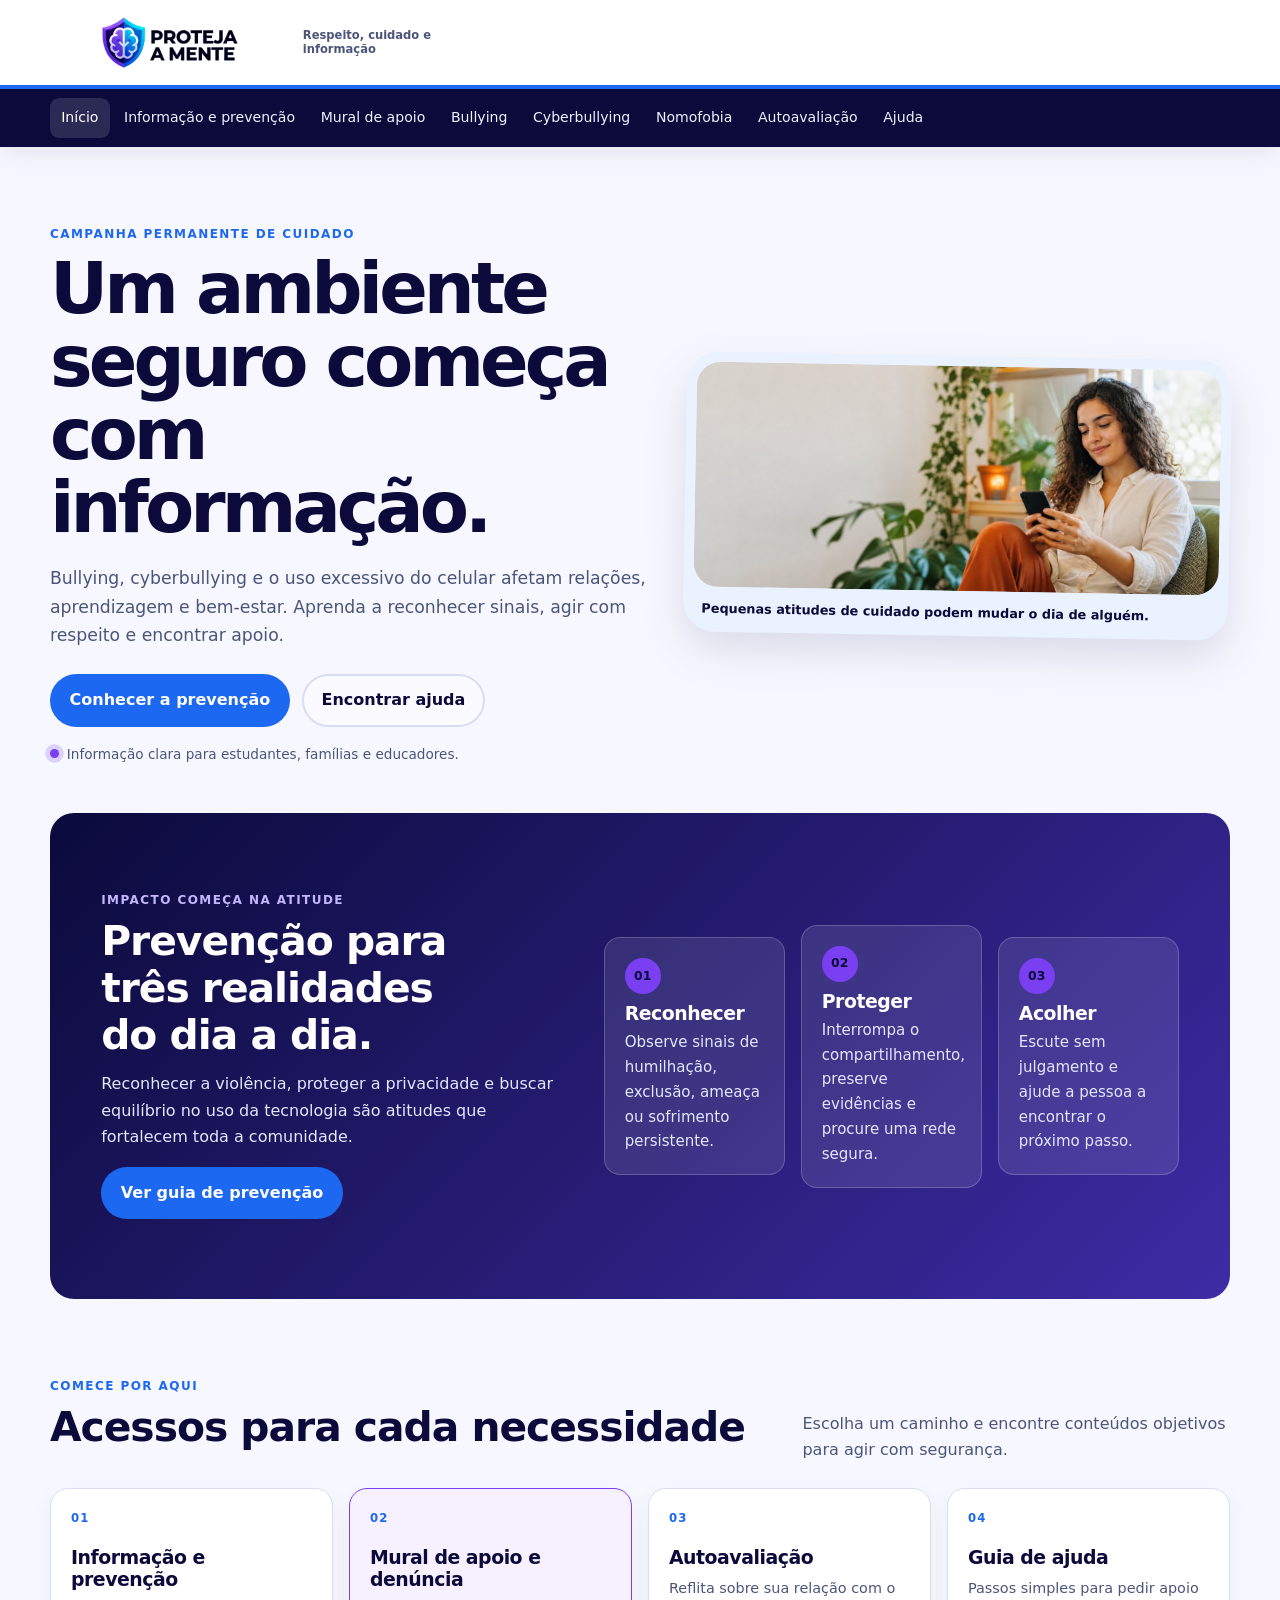
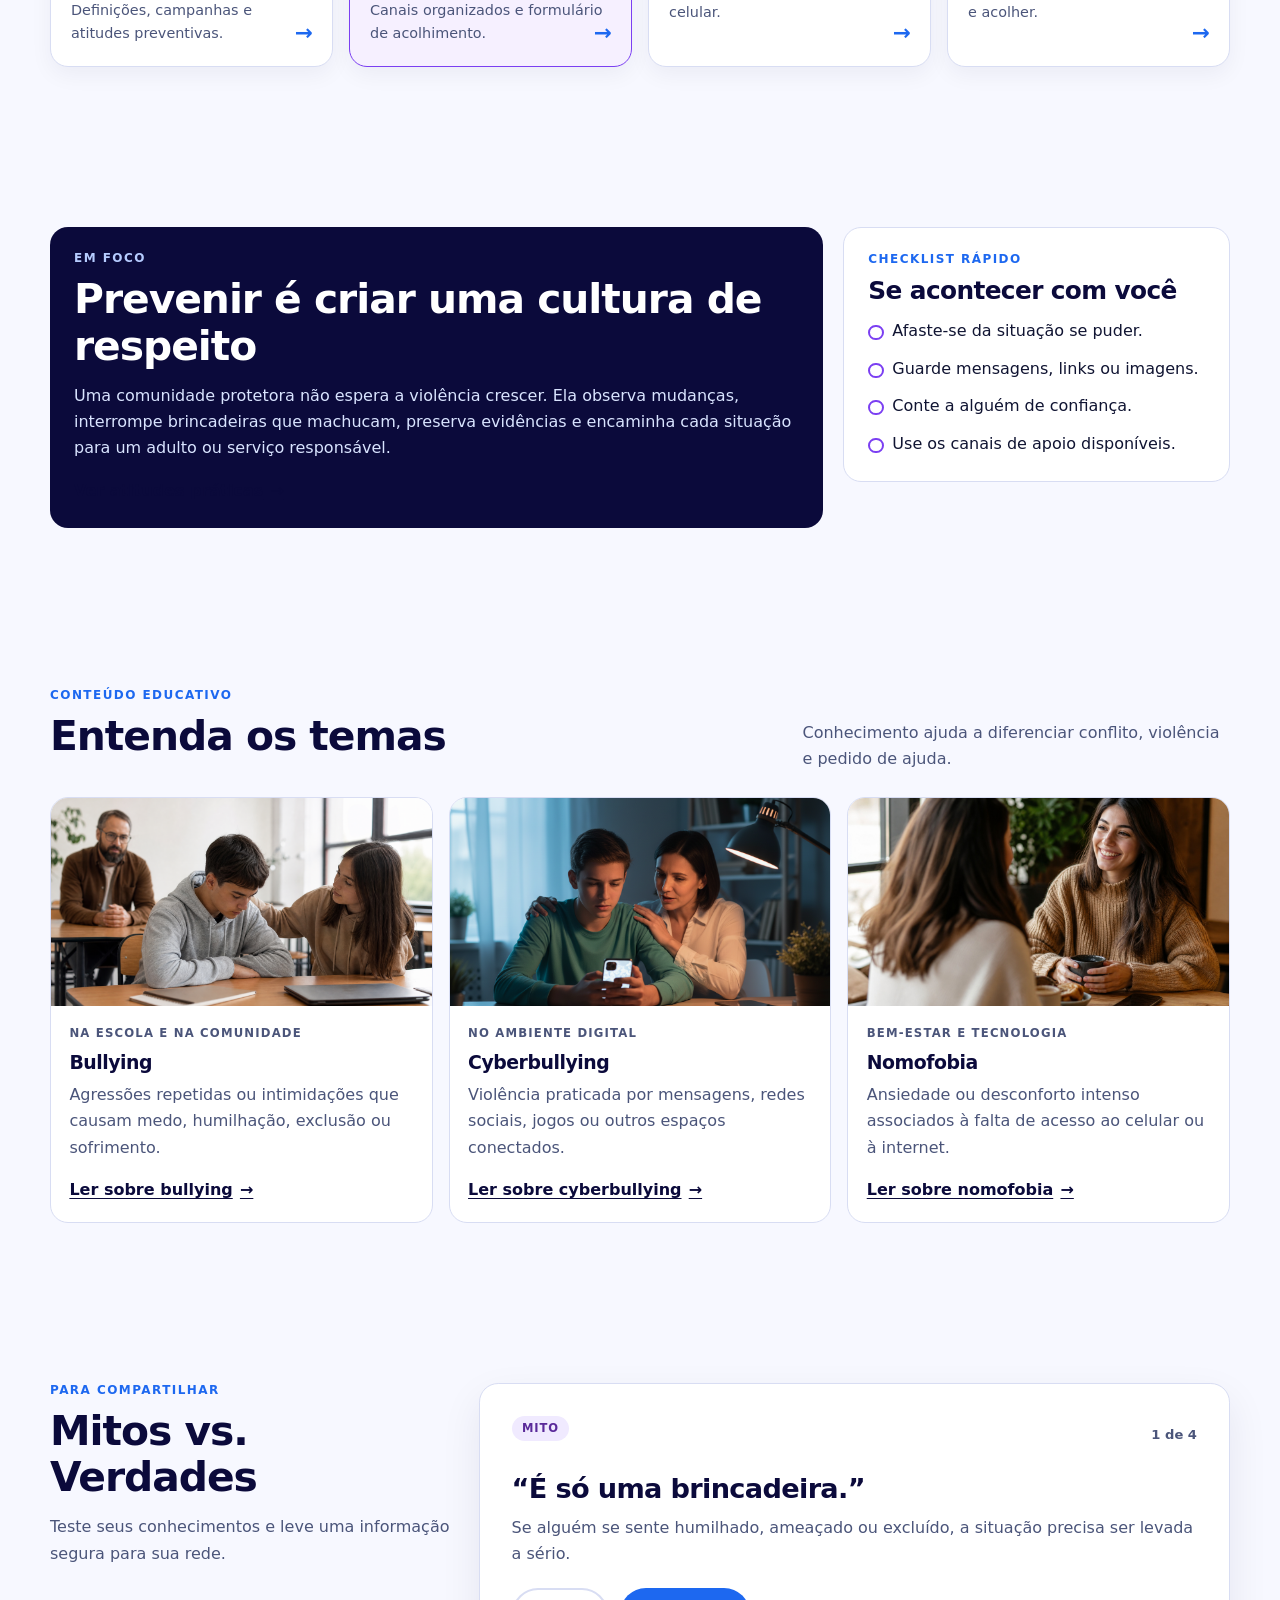
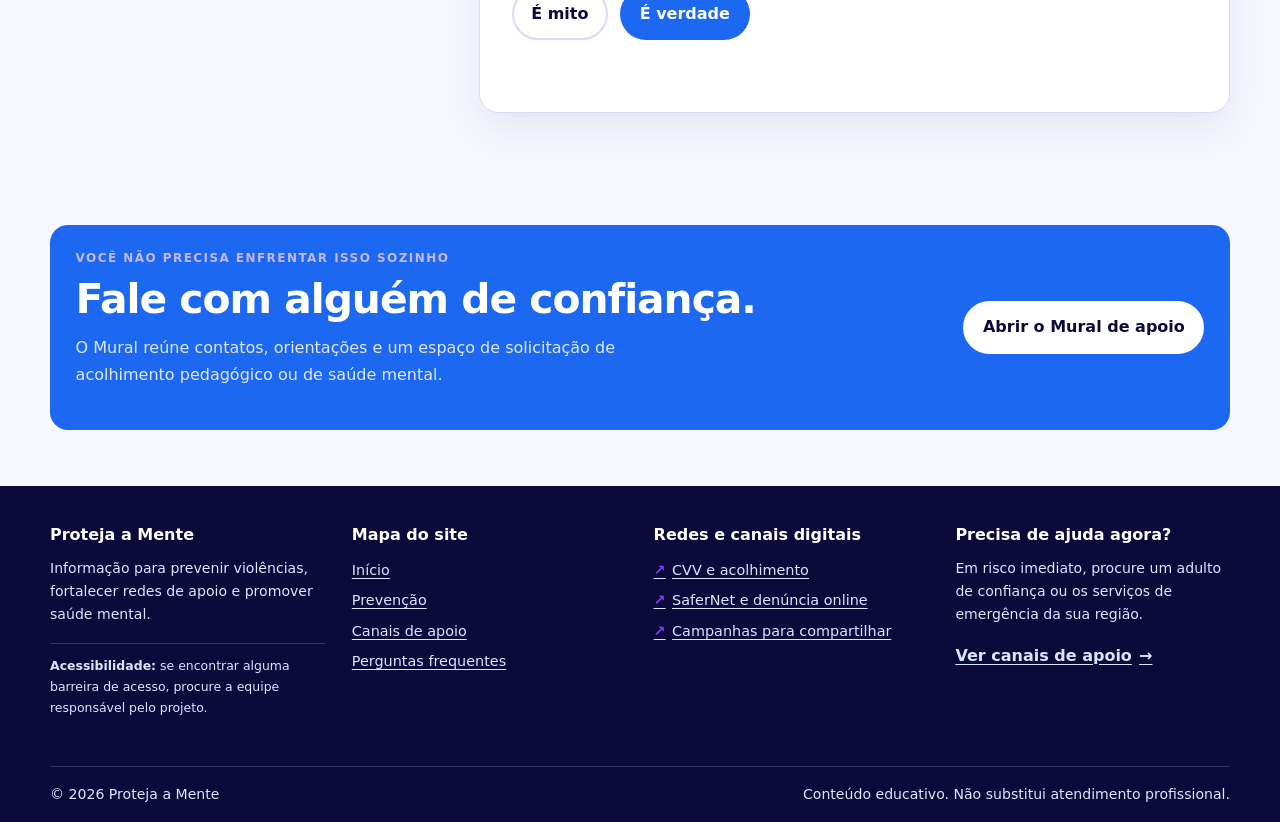
<file: index.html>
<!doctype html>
<html lang="pt-BR">
<head>
  <meta charset="UTF-8">
  <meta name="viewport" content="width=device-width, initial-scale=1.0">
  <meta name="description" content="Portal educativo sobre bullying, cyberbullying, nomofobia, prevenção e canais de apoio.">
  <title>Início | Proteja a Mente</title>
  <link rel="stylesheet" href="style.css">
  <script src="script.js" defer></script>
</head>
<body>
  <a class="skip-link" href="#conteudo">Saltar para o conteúdo principal</a>
  <header class="site-header">
    <div class="topbar page-shell">
      <a class="brand" href="index.html" aria-label="Proteja a Mente — página inicial">
        <img class="brand-logo" src="img/logo-proteja-a-mente.png" alt="Proteja a Mente">
        <span class="brand-tagline" aria-hidden="true">Respeito, cuidado e informação</span>
      </a>
      <button class="menu-toggle" type="button" aria-expanded="false" aria-controls="site-menu">Menu</button>
    </div>
    <nav class="site-nav" aria-label="Navegação principal">
      <div class="page-shell">
        <ul id="site-menu"><li><a href="index.html" aria-current="page">Início</a></li>
<li><a href="prevencao.html">Informação e prevenção</a></li>
<li><a href="mural.html">Mural de apoio</a></li>
<li><a href="bullying.html">Bullying</a></li>
<li><a href="cyberbullying.html">Cyberbullying</a></li>
<li><a href="nomofobia.html">Nomofobia</a></li>
<li><a href="teste.html">Autoavaliação</a></li>
<li><a href="ajuda.html">Ajuda</a></li></ul>
      </div>
    </nav>
  </header>
  <main id="conteudo">
<section class="hero page-shell" aria-labelledby="hero-title">
  <div class="hero-copy">
    <p class="eyebrow">Campanha permanente de cuidado</p>
    <h1 id="hero-title">Um ambiente seguro começa com informação.</h1>
    <p class="hero-lead">Bullying, cyberbullying e o uso excessivo do celular afetam relações, aprendizagem e bem-estar. Aprenda a reconhecer sinais, agir com respeito e encontrar apoio.</p>
    <div class="button-row"><a class="button button-primary" href="prevencao.html">Conhecer a prevenção</a><a class="button button-ghost" href="mural.html">Encontrar ajuda</a></div>
    <p class="hero-note"><span class="status-dot" aria-hidden="true"></span> Informação clara para estudantes, famílias e educadores.</p>
  </div>
  <figure class="hero-art"><img src="img/hero.jpg" alt="Pessoa sentada com um celular e elementos que representam equilíbrio e saúde mental"><figcaption>Pequenas atitudes de cuidado podem mudar o dia de alguém.</figcaption></figure>
</section>

<section class="impact-section page-shell section-block" id="impacto" aria-labelledby="impact-title">
  <div class="impact-copy">
    <p class="eyebrow">Impacto começa na atitude</p>
    <h2 id="impact-title">Prevenção para três realidades do dia a dia.</h2>
    <p>Reconhecer a violência, proteger a privacidade e buscar equilíbrio no uso da tecnologia são atitudes que fortalecem toda a comunidade.</p>
    <a class="button button-primary" href="prevencao.html">Ver guia de prevenção</a>
  </div>
  <div class="impact-cards" aria-label="Frentes de prevenção">
    <article class="impact-card"><span class="impact-icon" aria-hidden="true">01</span><h3>Reconhecer</h3><p>Observe sinais de humilhação, exclusão, ameaça ou sofrimento persistente.</p></article>
    <article class="impact-card"><span class="impact-icon" aria-hidden="true">02</span><h3>Proteger</h3><p>Interrompa o compartilhamento, preserve evidências e procure uma rede segura.</p></article>
    <article class="impact-card"><span class="impact-icon" aria-hidden="true">03</span><h3>Acolher</h3><p>Escute sem julgamento e ajude a pessoa a encontrar o próximo passo.</p></article>
  </div>
</section>

<section class="page-shell section-block" aria-labelledby="quick-title">
  <div class="section-heading"><div><p class="eyebrow">Comece por aqui</p><h2 id="quick-title">Acessos para cada necessidade</h2></div><p>Escolha um caminho e encontre conteúdos objetivos para agir com segurança.</p></div>
  <div class="quick-grid">
    <a class="quick-card" href="prevencao.html"><span class="quick-number">01</span><h3>Informação e prevenção</h3><p>Definições, campanhas e atitudes preventivas.</p><span class="card-arrow" aria-hidden="true">→</span></a>
    <a class="quick-card featured" href="mural.html"><span class="quick-number">02</span><h3>Mural de apoio e denúncia</h3><p>Canais organizados e formulário de acolhimento.</p><span class="card-arrow" aria-hidden="true">→</span></a>
    <a class="quick-card" href="teste.html"><span class="quick-number">03</span><h3>Autoavaliação</h3><p>Reflita sobre sua relação com o celular.</p><span class="card-arrow" aria-hidden="true">→</span></a>
    <a class="quick-card" href="ajuda.html"><span class="quick-number">04</span><h3>Guia de ajuda</h3><p>Passos simples para pedir apoio e acolher.</p><span class="card-arrow" aria-hidden="true">→</span></a>
  </div>
</section>

<section class="page-shell section-block focus-layout" aria-labelledby="focus-title">
  <article class="feature-panel">
    <p class="eyebrow">Em foco</p><h2 id="focus-title">Prevenir é criar uma cultura de respeito</h2>
    <p>Uma comunidade protetora não espera a violência crescer. Ela observa mudanças, interrompe brincadeiras que machucam, preserva evidências e encaminha cada situação para um adulto ou serviço responsável.</p>
    <a class="text-link" href="prevencao.html#como-agir">Ver atitudes práticas <span aria-hidden="true">→</span></a>
  </article>
  <aside class="checklist-panel" aria-labelledby="check-title"><p class="eyebrow">Checklist rápido</p><h2 id="check-title">Se acontecer com você</h2><ul class="check-list"><li>Afaste-se da situação se puder.</li><li>Guarde mensagens, links ou imagens.</li><li>Conte a alguém de confiança.</li><li>Use os canais de apoio disponíveis.</li></ul></aside>
</section>

<section class="page-shell section-block" aria-labelledby="topics-title">
  <div class="section-heading"><div><p class="eyebrow">Conteúdo educativo</p><h2 id="topics-title">Entenda os temas</h2></div><p>Conhecimento ajuda a diferenciar conflito, violência e pedido de ajuda.</p></div>
  <div class="topic-grid">
    <article class="topic-card"><img src="img/bullying.png" alt="Ilustração de uma situação de bullying entre estudantes"><div><p class="topic-label">Na escola e na comunidade</p><h3>Bullying</h3><p>Agressões repetidas ou intimidações que causam medo, humilhação, exclusão ou sofrimento.</p><a class="text-link" href="bullying.html">Ler sobre bullying <span aria-hidden="true">→</span></a></div></article>
    <article class="topic-card"><img src="img/cyberbullying.png" alt="Ilustração de comunicação digital e proteção contra cyberbullying"><div><p class="topic-label">No ambiente digital</p><h3>Cyberbullying</h3><p>Violência praticada por mensagens, redes sociais, jogos ou outros espaços conectados.</p><a class="text-link" href="cyberbullying.html">Ler sobre cyberbullying <span aria-hidden="true">→</span></a></div></article>
    <article class="topic-card"><img src="img/nomofobia.jpg" alt="Ilustração relacionada ao uso equilibrado do celular"><div><p class="topic-label">Bem-estar e tecnologia</p><h3>Nomofobia</h3><p>Ansiedade ou desconforto intenso associados à falta de acesso ao celular ou à internet.</p><a class="text-link" href="nomofobia.html">Ler sobre nomofobia <span aria-hidden="true">→</span></a></div></article>
  </div>
</section>

<section class="page-shell section-block myth-layout" aria-labelledby="myth-title">
  <div><p class="eyebrow">Para compartilhar</p><h2 id="myth-title">Mitos vs. Verdades</h2><p class="section-intro">Teste seus conhecimentos e leve uma informação segura para sua rede.</p></div>
  <div class="myth-widget" data-myth-widget>
    <div class="myth-widget-top"><span class="myth-tag myth" id="mythLabel">Mito</span><span class="myth-counter" id="mythCounter">1 de 4</span></div>
    <h3 id="mythStatement">“É só uma brincadeira.”</h3>
    <p id="mythExplanation">Se alguém se sente humilhado, ameaçado ou excluído, a situação precisa ser levada a sério.</p>
    <div class="myth-actions"><button class="button button-ghost" type="button" data-myth-answer="mito">É mito</button><button class="button button-primary" type="button" data-myth-answer="verdade">É verdade</button></div>
    <p class="form-feedback" id="mythFeedback" role="status" aria-live="polite"></p>
  </div>
</section>

<section class="support-cta page-shell" aria-labelledby="support-title"><div><p class="eyebrow">Você não precisa enfrentar isso sozinho</p><h2 id="support-title">Fale com alguém de confiança.</h2><p>O Mural reúne contatos, orientações e um espaço de solicitação de acolhimento pedagógico ou de saúde mental.</p></div><a class="button button-light" href="mural.html">Abrir o Mural de apoio</a></section>
</main>
  <footer class="site-footer">
    <div class="page-shell footer-grid">
      <section aria-labelledby="footer-about">
        <h2 id="footer-about">Proteja a Mente</h2>
        <p>Informação para prevenir violências, fortalecer redes de apoio e promover saúde mental.</p>
        <p class="accessibility-note"><strong>Acessibilidade:</strong> se encontrar alguma barreira de acesso, procure a equipe responsável pelo projeto.</p>
      </section>
      <section aria-labelledby="footer-links">
        <h2 id="footer-links">Mapa do site</h2>
        <ul class="footer-links"><li><a href="index.html">Início</a></li><li><a href="prevencao.html">Prevenção</a></li><li><a href="mural.html">Canais de apoio</a></li><li><a href="faq.html">Perguntas frequentes</a></li></ul>
      </section>
      <section class="footer-socials" aria-labelledby="footer-socials-title">
        <h2 id="footer-socials-title">Redes e canais digitais</h2>
        <ul class="footer-links"><li><a href="mural.html#canais">CVV e acolhimento</a></li><li><a href="mural.html#canais">SaferNet e denúncia online</a></li><li><a href="prevencao.html">Campanhas para compartilhar</a></li></ul>
      </section>
      <section aria-labelledby="footer-help">
        <h2 id="footer-help">Precisa de ajuda agora?</h2>
        <p>Em risco imediato, procure um adulto de confiança ou os serviços de emergência da sua região.</p>
        <a class="text-link" href="mural.html#canais">Ver canais de apoio <span aria-hidden="true">→</span></a>
      </section>
    </div>
    <div class="page-shell footer-bottom"><p>© 2026 Proteja a Mente</p><p>Conteúdo educativo. Não substitui atendimento profissional.</p></div>
  </footer>
</body>
</html>
</file>
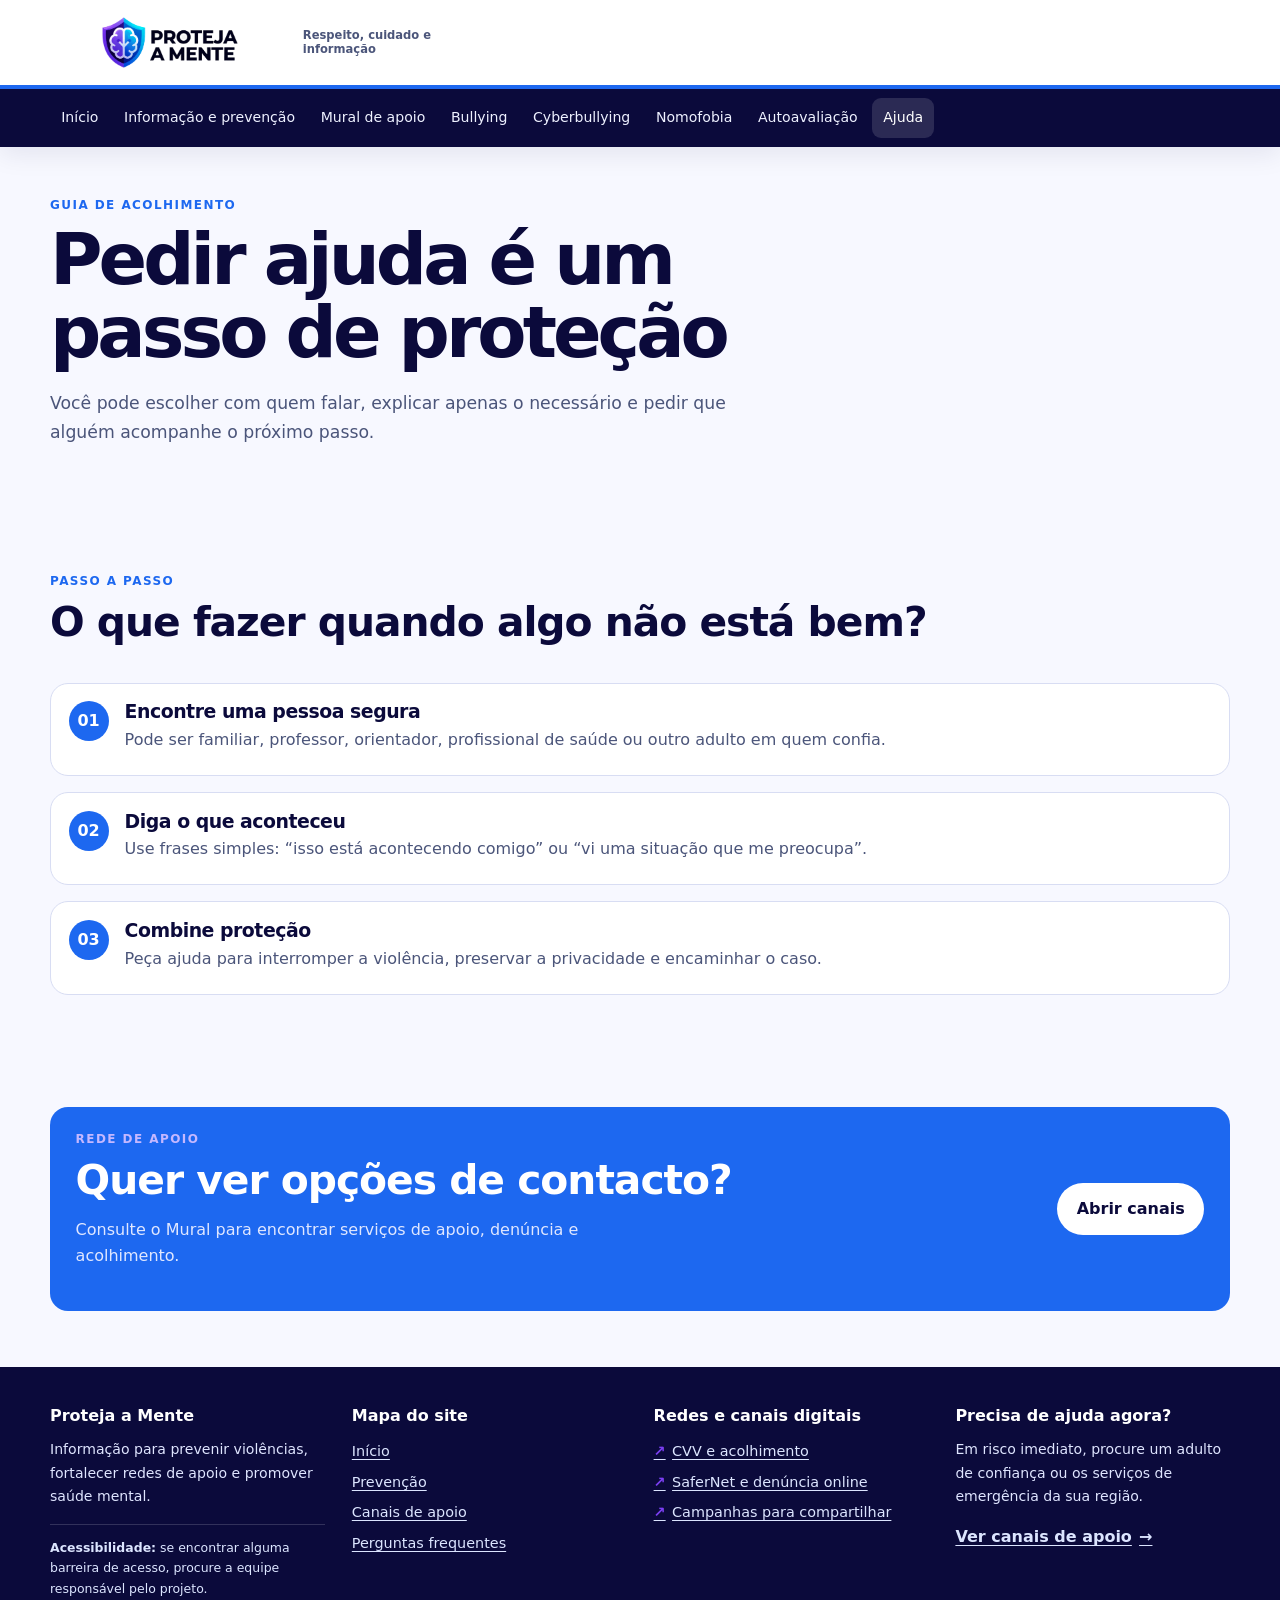
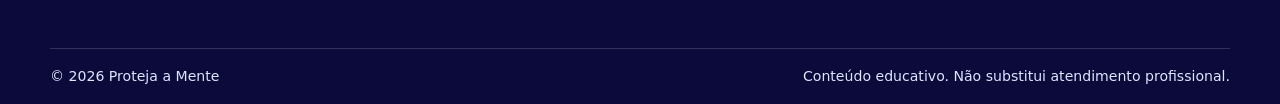
<file: ajuda.html>
<!doctype html>
<html lang="pt-BR">
<head>
  <meta charset="UTF-8">
  <meta name="viewport" content="width=device-width, initial-scale=1.0">
  <meta name="description" content="Guia de acolhimento e passos para pedir ajuda com segurança.">
  <title>Ajuda | Proteja a Mente</title>
  <link rel="stylesheet" href="style.css">
  <script src="script.js" defer></script>
</head>
<body>
  <a class="skip-link" href="#conteudo">Saltar para o conteúdo principal</a>
  <header class="site-header">
    <div class="topbar page-shell">
      <a class="brand" href="index.html" aria-label="Proteja a Mente — página inicial">
        <img class="brand-logo" src="img/logo-proteja-a-mente.png" alt="Proteja a Mente">
        <span class="brand-tagline" aria-hidden="true">Respeito, cuidado e informação</span>
      </a>
      <button class="menu-toggle" type="button" aria-expanded="false" aria-controls="site-menu">Menu</button>
    </div>
    <nav class="site-nav" aria-label="Navegação principal">
      <div class="page-shell">
        <ul id="site-menu"><li><a href="index.html">Início</a></li>
<li><a href="prevencao.html">Informação e prevenção</a></li>
<li><a href="mural.html">Mural de apoio</a></li>
<li><a href="bullying.html">Bullying</a></li>
<li><a href="cyberbullying.html">Cyberbullying</a></li>
<li><a href="nomofobia.html">Nomofobia</a></li>
<li><a href="teste.html">Autoavaliação</a></li>
<li><a href="ajuda.html" aria-current="page">Ajuda</a></li></ul>
      </div>
    </nav>
  </header>
  <main id="conteudo">
<section class="page-intro page-shell" aria-labelledby="page-title"><p class="eyebrow">Guia de acolhimento</p><h1 id="page-title">Pedir ajuda é um passo de proteção</h1><p>Você pode escolher com quem falar, explicar apenas o necessário e pedir que alguém acompanhe o próximo passo.</p></section>
<section class="page-shell section-block guide-steps" aria-labelledby="help-title"><div class="section-heading"><div><p class="eyebrow">Passo a passo</p><h2 id="help-title">O que fazer quando algo não está bem?</h2></div></div><ol class="big-steps"><li><span>01</span><div><h3>Encontre uma pessoa segura</h3><p>Pode ser familiar, professor, orientador, profissional de saúde ou outro adulto em quem confia.</p></div></li><li><span>02</span><div><h3>Diga o que aconteceu</h3><p>Use frases simples: “isso está acontecendo comigo” ou “vi uma situação que me preocupa”.</p></div></li><li><span>03</span><div><h3>Combine proteção</h3><p>Peça ajuda para interromper a violência, preservar a privacidade e encaminhar o caso.</p></div></li></ol></section>
<section class="support-cta page-shell" aria-labelledby="help-cta"><div><p class="eyebrow">Rede de apoio</p><h2 id="help-cta">Quer ver opções de contacto?</h2><p>Consulte o Mural para encontrar serviços de apoio, denúncia e acolhimento.</p></div><a class="button button-light" href="mural.html">Abrir canais</a></section>
</main>
  <footer class="site-footer">
    <div class="page-shell footer-grid">
      <section aria-labelledby="footer-about">
        <h2 id="footer-about">Proteja a Mente</h2>
        <p>Informação para prevenir violências, fortalecer redes de apoio e promover saúde mental.</p>
        <p class="accessibility-note"><strong>Acessibilidade:</strong> se encontrar alguma barreira de acesso, procure a equipe responsável pelo projeto.</p>
      </section>
      <section aria-labelledby="footer-links">
        <h2 id="footer-links">Mapa do site</h2>
        <ul class="footer-links"><li><a href="index.html">Início</a></li><li><a href="prevencao.html">Prevenção</a></li><li><a href="mural.html">Canais de apoio</a></li><li><a href="faq.html">Perguntas frequentes</a></li></ul>
      </section>
      <section class="footer-socials" aria-labelledby="footer-socials-title">
        <h2 id="footer-socials-title">Redes e canais digitais</h2>
        <ul class="footer-links"><li><a href="mural.html#canais">CVV e acolhimento</a></li><li><a href="mural.html#canais">SaferNet e denúncia online</a></li><li><a href="prevencao.html">Campanhas para compartilhar</a></li></ul>
      </section>
      <section aria-labelledby="footer-help">
        <h2 id="footer-help">Precisa de ajuda agora?</h2>
        <p>Em risco imediato, procure um adulto de confiança ou os serviços de emergência da sua região.</p>
        <a class="text-link" href="mural.html#canais">Ver canais de apoio <span aria-hidden="true">→</span></a>
      </section>
    </div>
    <div class="page-shell footer-bottom"><p>© 2026 Proteja a Mente</p><p>Conteúdo educativo. Não substitui atendimento profissional.</p></div>
  </footer>
</body>
</html>
</file>
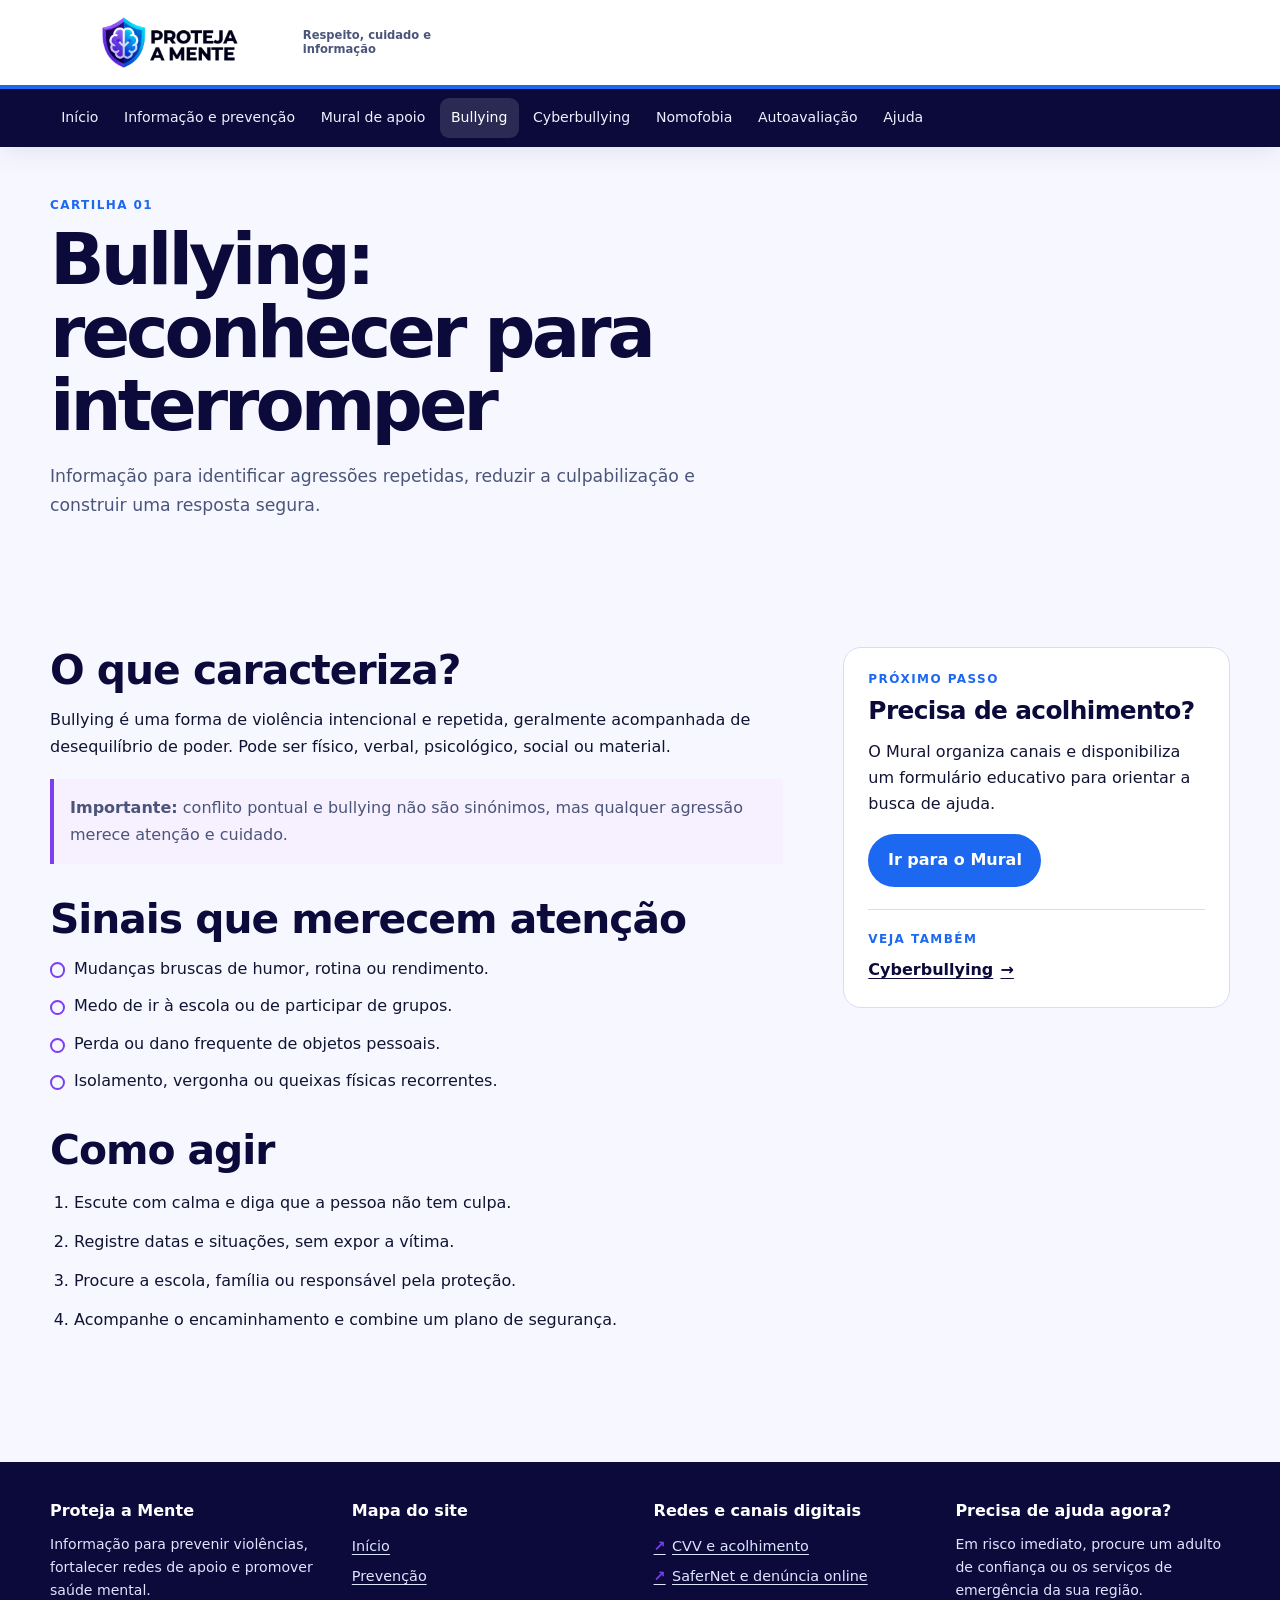
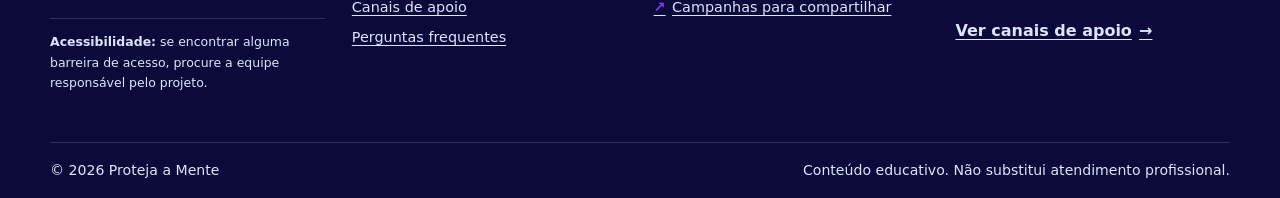
<file: bullying.html>
<!doctype html>
<html lang="pt-BR">
<head>
  <meta charset="UTF-8">
  <meta name="viewport" content="width=device-width, initial-scale=1.0">
  <meta name="description" content="Cartilha educativa para reconhecer e agir diante do bullying.">
  <title>Bullying | Proteja a Mente</title>
  <link rel="stylesheet" href="style.css">
  <script src="script.js" defer></script>
</head>
<body>
  <a class="skip-link" href="#conteudo">Saltar para o conteúdo principal</a>
  <header class="site-header">
    <div class="topbar page-shell">
      <a class="brand" href="index.html" aria-label="Proteja a Mente — página inicial">
        <img class="brand-logo" src="img/logo-proteja-a-mente.png" alt="Proteja a Mente">
        <span class="brand-tagline" aria-hidden="true">Respeito, cuidado e informação</span>
      </a>
      <button class="menu-toggle" type="button" aria-expanded="false" aria-controls="site-menu">Menu</button>
    </div>
    <nav class="site-nav" aria-label="Navegação principal">
      <div class="page-shell">
        <ul id="site-menu"><li><a href="index.html">Início</a></li>
<li><a href="prevencao.html">Informação e prevenção</a></li>
<li><a href="mural.html">Mural de apoio</a></li>
<li><a href="bullying.html" aria-current="page">Bullying</a></li>
<li><a href="cyberbullying.html">Cyberbullying</a></li>
<li><a href="nomofobia.html">Nomofobia</a></li>
<li><a href="teste.html">Autoavaliação</a></li>
<li><a href="ajuda.html">Ajuda</a></li></ul>
      </div>
    </nav>
  </header>
  <main id="conteudo">
<section class="page-intro page-shell" aria-labelledby="page-title"><p class="eyebrow">Cartilha 01</p><h1 id="page-title">Bullying: reconhecer para interromper</h1><p>Informação para identificar agressões repetidas, reduzir a culpabilização e construir uma resposta segura.</p></section>
<section class="page-shell section-block reading-layout"><article class="reading-content"><h2>O que caracteriza?</h2><p>Bullying é uma forma de violência intencional e repetida, geralmente acompanhada de desequilíbrio de poder. Pode ser físico, verbal, psicológico, social ou material.</p><div class="callout"><strong>Importante:</strong> conflito pontual e bullying não são sinónimos, mas qualquer agressão merece atenção e cuidado.</div><h2>Sinais que merecem atenção</h2><ul class="check-list"><li>Mudanças bruscas de humor, rotina ou rendimento.</li><li>Medo de ir à escola ou de participar de grupos.</li><li>Perda ou dano frequente de objetos pessoais.</li><li>Isolamento, vergonha ou queixas físicas recorrentes.</li></ul><h2>Como agir</h2><ol class="number-list"><li>Escute com calma e diga que a pessoa não tem culpa.</li><li>Registre datas e situações, sem expor a vítima.</li><li>Procure a escola, família ou responsável pela proteção.</li><li>Acompanhe o encaminhamento e combine um plano de segurança.</li></ol></article><aside class="aside-panel"><p class="eyebrow">Próximo passo</p><h2>Precisa de acolhimento?</h2><p>O Mural organiza canais e disponibiliza um formulário educativo para orientar a busca de ajuda.</p><a class="button button-primary" href="mural.html">Ir para o Mural</a><hr><p class="eyebrow">Veja também</p><a class="text-link" href="cyberbullying.html">Cyberbullying <span aria-hidden="true">→</span></a></aside></section>
</main>
  <footer class="site-footer">
    <div class="page-shell footer-grid">
      <section aria-labelledby="footer-about">
        <h2 id="footer-about">Proteja a Mente</h2>
        <p>Informação para prevenir violências, fortalecer redes de apoio e promover saúde mental.</p>
        <p class="accessibility-note"><strong>Acessibilidade:</strong> se encontrar alguma barreira de acesso, procure a equipe responsável pelo projeto.</p>
      </section>
      <section aria-labelledby="footer-links">
        <h2 id="footer-links">Mapa do site</h2>
        <ul class="footer-links"><li><a href="index.html">Início</a></li><li><a href="prevencao.html">Prevenção</a></li><li><a href="mural.html">Canais de apoio</a></li><li><a href="faq.html">Perguntas frequentes</a></li></ul>
      </section>
      <section class="footer-socials" aria-labelledby="footer-socials-title">
        <h2 id="footer-socials-title">Redes e canais digitais</h2>
        <ul class="footer-links"><li><a href="mural.html#canais">CVV e acolhimento</a></li><li><a href="mural.html#canais">SaferNet e denúncia online</a></li><li><a href="prevencao.html">Campanhas para compartilhar</a></li></ul>
      </section>
      <section aria-labelledby="footer-help">
        <h2 id="footer-help">Precisa de ajuda agora?</h2>
        <p>Em risco imediato, procure um adulto de confiança ou os serviços de emergência da sua região.</p>
        <a class="text-link" href="mural.html#canais">Ver canais de apoio <span aria-hidden="true">→</span></a>
      </section>
    </div>
    <div class="page-shell footer-bottom"><p>© 2026 Proteja a Mente</p><p>Conteúdo educativo. Não substitui atendimento profissional.</p></div>
  </footer>
</body>
</html>
</file>
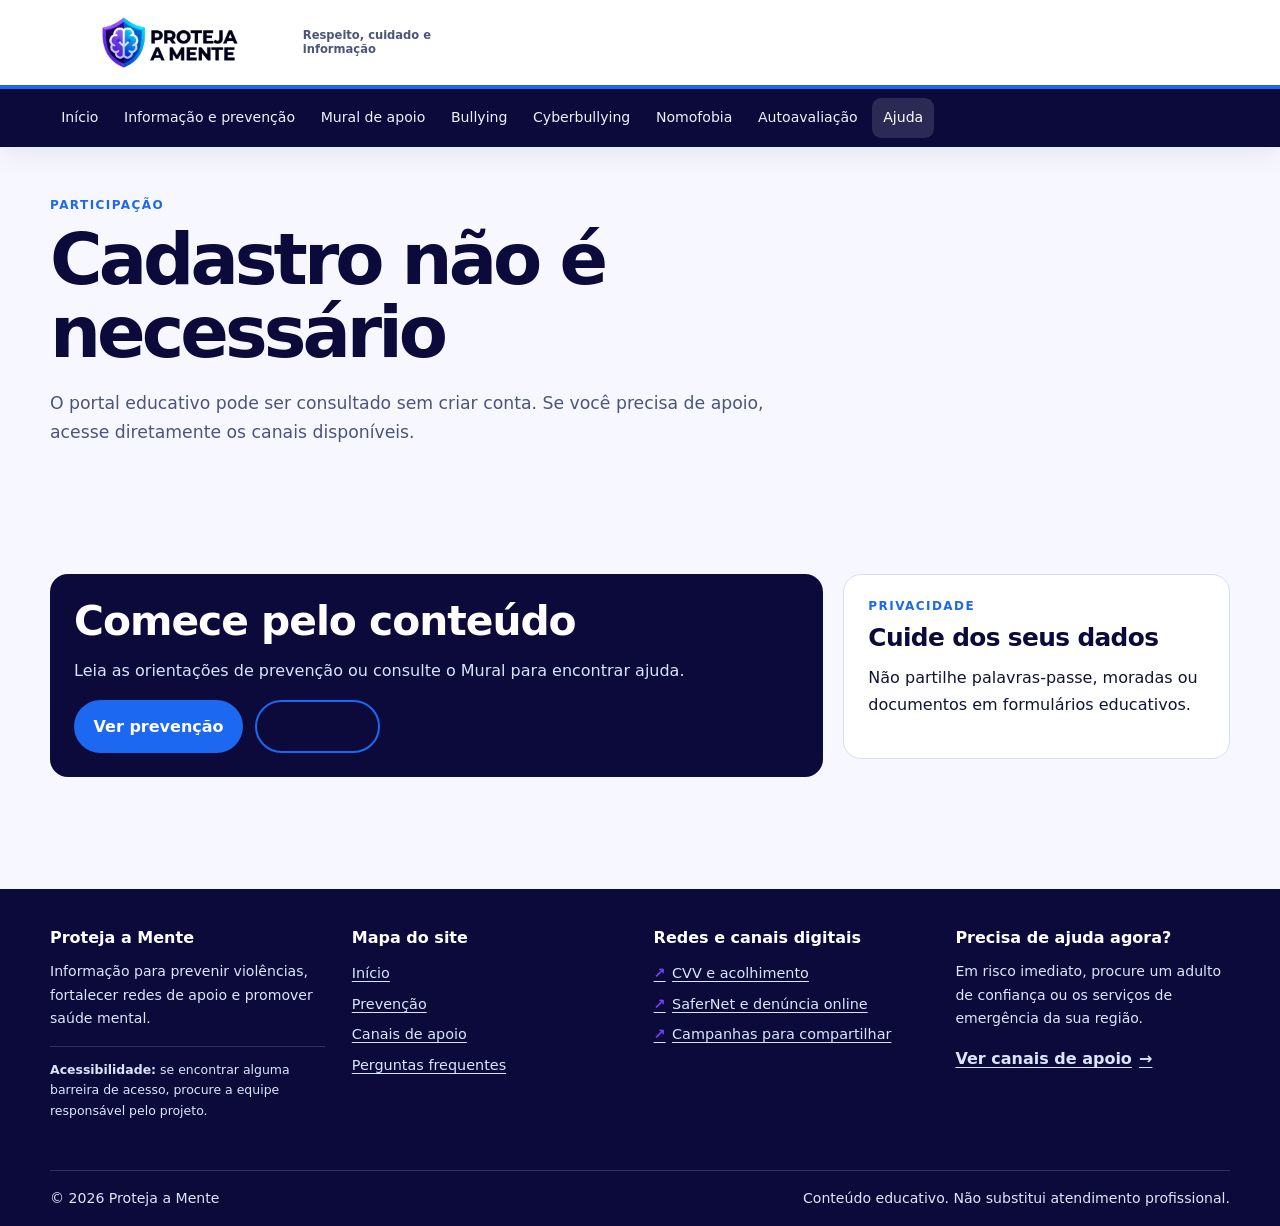
<file: cadastro.html>
<!doctype html>
<html lang="pt-BR">
<head>
  <meta charset="UTF-8">
  <meta name="viewport" content="width=device-width, initial-scale=1.0">
  <meta name="description" content="Informação sobre acesso sem cadastro e privacidade no portal.">
  <title>Participação | Proteja a Mente</title>
  <link rel="stylesheet" href="style.css">
  <script src="script.js" defer></script>
</head>
<body>
  <a class="skip-link" href="#conteudo">Saltar para o conteúdo principal</a>
  <header class="site-header">
    <div class="topbar page-shell">
      <a class="brand" href="index.html" aria-label="Proteja a Mente — página inicial">
        <img class="brand-logo" src="img/logo-proteja-a-mente.png" alt="Proteja a Mente">
        <span class="brand-tagline" aria-hidden="true">Respeito, cuidado e informação</span>
      </a>
      <button class="menu-toggle" type="button" aria-expanded="false" aria-controls="site-menu">Menu</button>
    </div>
    <nav class="site-nav" aria-label="Navegação principal">
      <div class="page-shell">
        <ul id="site-menu"><li><a href="index.html">Início</a></li>
<li><a href="prevencao.html">Informação e prevenção</a></li>
<li><a href="mural.html">Mural de apoio</a></li>
<li><a href="bullying.html">Bullying</a></li>
<li><a href="cyberbullying.html">Cyberbullying</a></li>
<li><a href="nomofobia.html">Nomofobia</a></li>
<li><a href="teste.html">Autoavaliação</a></li>
<li><a href="ajuda.html" aria-current="page">Ajuda</a></li></ul>
      </div>
    </nav>
  </header>
  <main id="conteudo">
<section class="page-intro page-shell" aria-labelledby="page-title"><p class="eyebrow">Participação</p><h1 id="page-title">Cadastro não é necessário</h1><p>O portal educativo pode ser consultado sem criar conta. Se você precisa de apoio, acesse diretamente os canais disponíveis.</p></section><section class="page-shell section-block two-column-cards"><article class="feature-panel"><h2>Comece pelo conteúdo</h2><p>Leia as orientações de prevenção ou consulte o Mural para encontrar ajuda.</p><div class="button-row"><a class="button button-primary" href="prevencao.html">Ver prevenção</a><a class="button button-secondary" href="mural.html">Ver apoio</a></div></article><aside class="aside-panel"><p class="eyebrow">Privacidade</p><h2>Cuide dos seus dados</h2><p>Não partilhe palavras-passe, moradas ou documentos em formulários educativos.</p></aside></section>
</main>
  <footer class="site-footer">
    <div class="page-shell footer-grid">
      <section aria-labelledby="footer-about">
        <h2 id="footer-about">Proteja a Mente</h2>
        <p>Informação para prevenir violências, fortalecer redes de apoio e promover saúde mental.</p>
        <p class="accessibility-note"><strong>Acessibilidade:</strong> se encontrar alguma barreira de acesso, procure a equipe responsável pelo projeto.</p>
      </section>
      <section aria-labelledby="footer-links">
        <h2 id="footer-links">Mapa do site</h2>
        <ul class="footer-links"><li><a href="index.html">Início</a></li><li><a href="prevencao.html">Prevenção</a></li><li><a href="mural.html">Canais de apoio</a></li><li><a href="faq.html">Perguntas frequentes</a></li></ul>
      </section>
      <section class="footer-socials" aria-labelledby="footer-socials-title">
        <h2 id="footer-socials-title">Redes e canais digitais</h2>
        <ul class="footer-links"><li><a href="mural.html#canais">CVV e acolhimento</a></li><li><a href="mural.html#canais">SaferNet e denúncia online</a></li><li><a href="prevencao.html">Campanhas para compartilhar</a></li></ul>
      </section>
      <section aria-labelledby="footer-help">
        <h2 id="footer-help">Precisa de ajuda agora?</h2>
        <p>Em risco imediato, procure um adulto de confiança ou os serviços de emergência da sua região.</p>
        <a class="text-link" href="mural.html#canais">Ver canais de apoio <span aria-hidden="true">→</span></a>
      </section>
    </div>
    <div class="page-shell footer-bottom"><p>© 2026 Proteja a Mente</p><p>Conteúdo educativo. Não substitui atendimento profissional.</p></div>
  </footer>
</body>
</html>
</file>
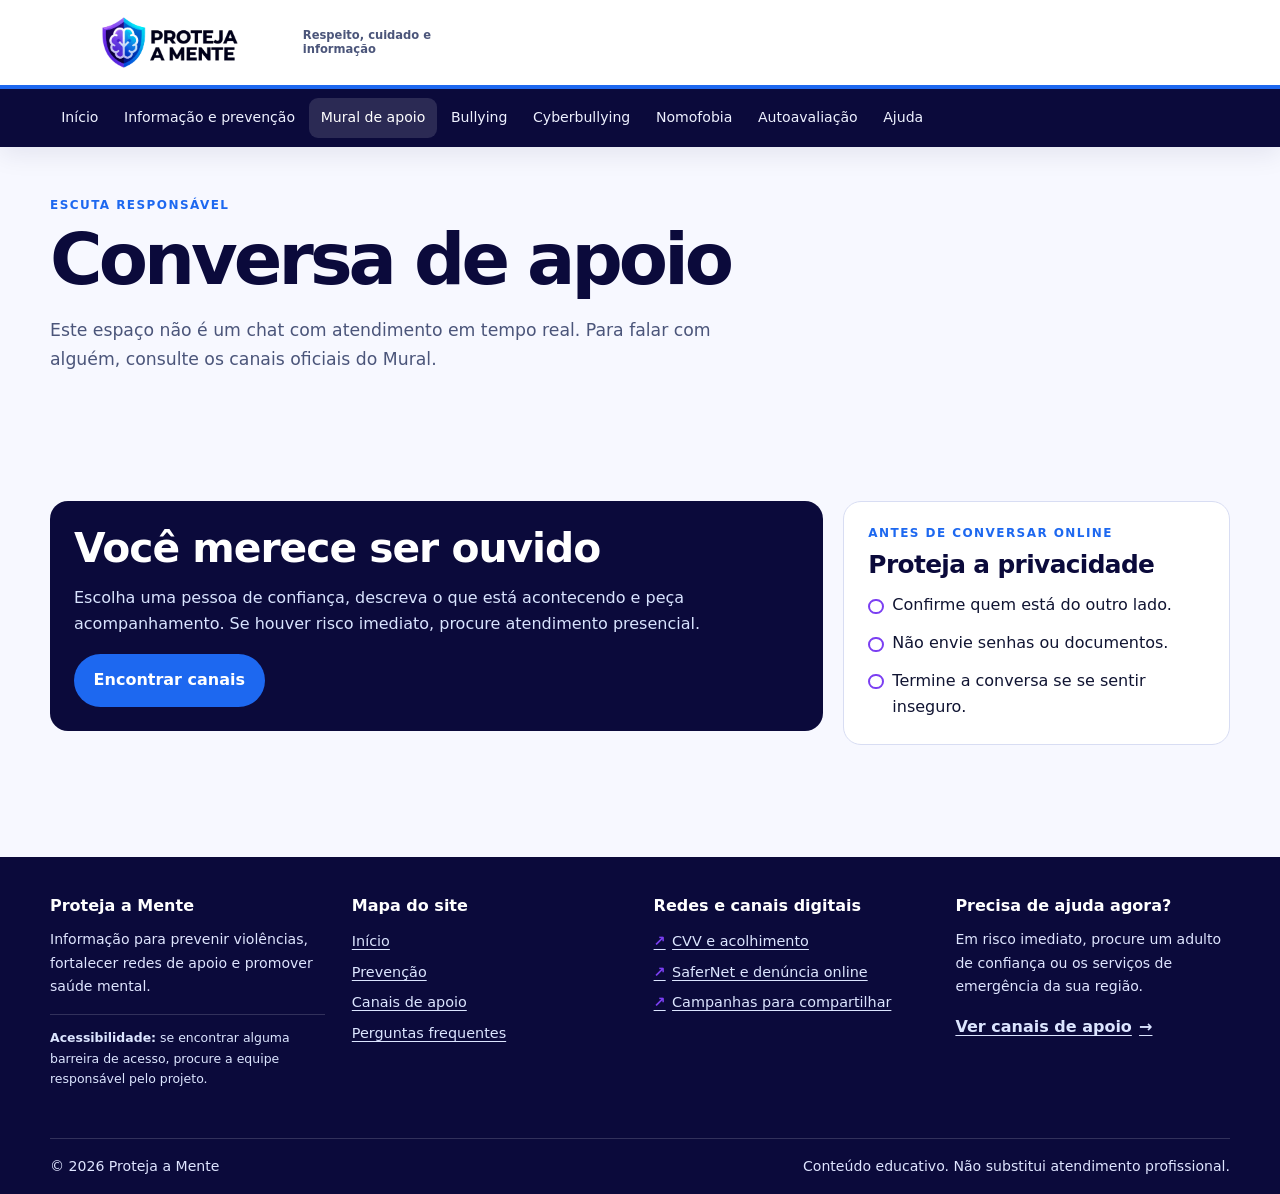
<file: chat.html>
<!doctype html>
<html lang="pt-BR">
<head>
  <meta charset="UTF-8">
  <meta name="viewport" content="width=device-width, initial-scale=1.0">
  <meta name="description" content="Orientações para procurar escuta e apoio com segurança.">
  <title>Conversa de apoio | Proteja a Mente</title>
  <link rel="stylesheet" href="style.css">
  <script src="script.js" defer></script>
</head>
<body>
  <a class="skip-link" href="#conteudo">Saltar para o conteúdo principal</a>
  <header class="site-header">
    <div class="topbar page-shell">
      <a class="brand" href="index.html" aria-label="Proteja a Mente — página inicial">
        <img class="brand-logo" src="img/logo-proteja-a-mente.png" alt="Proteja a Mente">
        <span class="brand-tagline" aria-hidden="true">Respeito, cuidado e informação</span>
      </a>
      <button class="menu-toggle" type="button" aria-expanded="false" aria-controls="site-menu">Menu</button>
    </div>
    <nav class="site-nav" aria-label="Navegação principal">
      <div class="page-shell">
        <ul id="site-menu"><li><a href="index.html">Início</a></li>
<li><a href="prevencao.html">Informação e prevenção</a></li>
<li><a href="mural.html" aria-current="page">Mural de apoio</a></li>
<li><a href="bullying.html">Bullying</a></li>
<li><a href="cyberbullying.html">Cyberbullying</a></li>
<li><a href="nomofobia.html">Nomofobia</a></li>
<li><a href="teste.html">Autoavaliação</a></li>
<li><a href="ajuda.html">Ajuda</a></li></ul>
      </div>
    </nav>
  </header>
  <main id="conteudo">
<section class="page-intro page-shell" aria-labelledby="page-title"><p class="eyebrow">Escuta responsável</p><h1 id="page-title">Conversa de apoio</h1><p>Este espaço não é um chat com atendimento em tempo real. Para falar com alguém, consulte os canais oficiais do Mural.</p></section><section class="page-shell section-block two-column-cards"><article class="feature-panel"><h2>Você merece ser ouvido</h2><p>Escolha uma pessoa de confiança, descreva o que está acontecendo e peça acompanhamento. Se houver risco imediato, procure atendimento presencial.</p><a class="button button-primary" href="mural.html#canais">Encontrar canais</a></article><aside class="aside-panel"><p class="eyebrow">Antes de conversar online</p><h2>Proteja a privacidade</h2><ul class="check-list"><li>Confirme quem está do outro lado.</li><li>Não envie senhas ou documentos.</li><li>Termine a conversa se se sentir inseguro.</li></ul></aside></section>
</main>
  <footer class="site-footer">
    <div class="page-shell footer-grid">
      <section aria-labelledby="footer-about">
        <h2 id="footer-about">Proteja a Mente</h2>
        <p>Informação para prevenir violências, fortalecer redes de apoio e promover saúde mental.</p>
        <p class="accessibility-note"><strong>Acessibilidade:</strong> se encontrar alguma barreira de acesso, procure a equipe responsável pelo projeto.</p>
      </section>
      <section aria-labelledby="footer-links">
        <h2 id="footer-links">Mapa do site</h2>
        <ul class="footer-links"><li><a href="index.html">Início</a></li><li><a href="prevencao.html">Prevenção</a></li><li><a href="mural.html">Canais de apoio</a></li><li><a href="faq.html">Perguntas frequentes</a></li></ul>
      </section>
      <section class="footer-socials" aria-labelledby="footer-socials-title">
        <h2 id="footer-socials-title">Redes e canais digitais</h2>
        <ul class="footer-links"><li><a href="mural.html#canais">CVV e acolhimento</a></li><li><a href="mural.html#canais">SaferNet e denúncia online</a></li><li><a href="prevencao.html">Campanhas para compartilhar</a></li></ul>
      </section>
      <section aria-labelledby="footer-help">
        <h2 id="footer-help">Precisa de ajuda agora?</h2>
        <p>Em risco imediato, procure um adulto de confiança ou os serviços de emergência da sua região.</p>
        <a class="text-link" href="mural.html#canais">Ver canais de apoio <span aria-hidden="true">→</span></a>
      </section>
    </div>
    <div class="page-shell footer-bottom"><p>© 2026 Proteja a Mente</p><p>Conteúdo educativo. Não substitui atendimento profissional.</p></div>
  </footer>
</body>
</html>
</file>
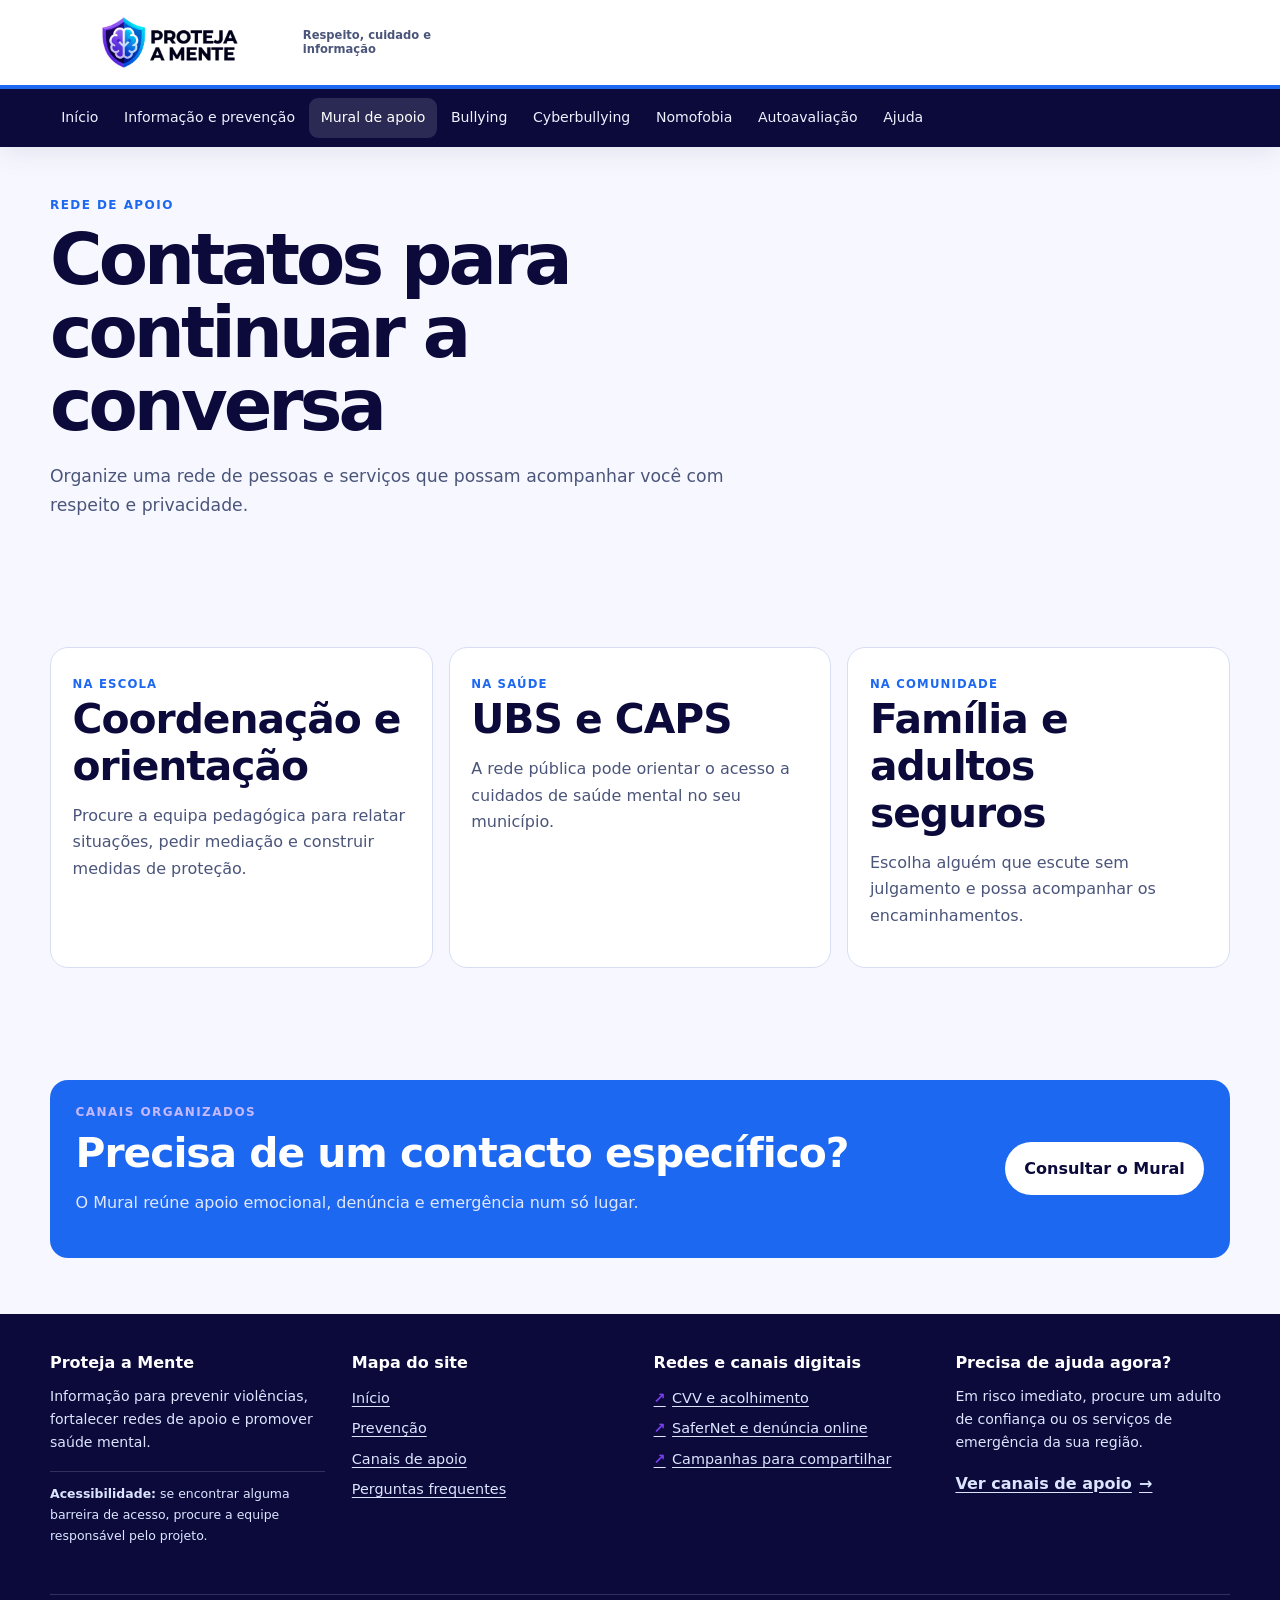
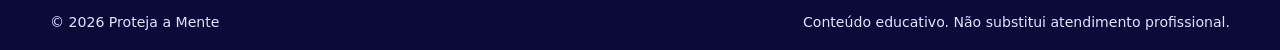
<file: contatos.html>
<!doctype html>
<html lang="pt-BR">
<head>
  <meta charset="UTF-8">
  <meta name="viewport" content="width=device-width, initial-scale=1.0">
  <meta name="description" content="Rede de apoio com orientações para escola, saúde, família e comunidade.">
  <title>Contatos | Proteja a Mente</title>
  <link rel="stylesheet" href="style.css">
  <script src="script.js" defer></script>
</head>
<body>
  <a class="skip-link" href="#conteudo">Saltar para o conteúdo principal</a>
  <header class="site-header">
    <div class="topbar page-shell">
      <a class="brand" href="index.html" aria-label="Proteja a Mente — página inicial">
        <img class="brand-logo" src="img/logo-proteja-a-mente.png" alt="Proteja a Mente">
        <span class="brand-tagline" aria-hidden="true">Respeito, cuidado e informação</span>
      </a>
      <button class="menu-toggle" type="button" aria-expanded="false" aria-controls="site-menu">Menu</button>
    </div>
    <nav class="site-nav" aria-label="Navegação principal">
      <div class="page-shell">
        <ul id="site-menu"><li><a href="index.html">Início</a></li>
<li><a href="prevencao.html">Informação e prevenção</a></li>
<li><a href="mural.html" aria-current="page">Mural de apoio</a></li>
<li><a href="bullying.html">Bullying</a></li>
<li><a href="cyberbullying.html">Cyberbullying</a></li>
<li><a href="nomofobia.html">Nomofobia</a></li>
<li><a href="teste.html">Autoavaliação</a></li>
<li><a href="ajuda.html">Ajuda</a></li></ul>
      </div>
    </nav>
  </header>
  <main id="conteudo">
<section class="page-intro page-shell" aria-labelledby="page-title"><p class="eyebrow">Rede de apoio</p><h1 id="page-title">Contatos para continuar a conversa</h1><p>Organize uma rede de pessoas e serviços que possam acompanhar você com respeito e privacidade.</p></section>
<section class="page-shell section-block contact-grid" aria-label="Opções de contacto"><article class="contact-card"><span class="contact-label">Na escola</span><h2>Coordenação e orientação</h2><p>Procure a equipa pedagógica para relatar situações, pedir mediação e construir medidas de proteção.</p></article><article class="contact-card"><span class="contact-label">Na saúde</span><h2>UBS e CAPS</h2><p>A rede pública pode orientar o acesso a cuidados de saúde mental no seu município.</p></article><article class="contact-card"><span class="contact-label">Na comunidade</span><h2>Família e adultos seguros</h2><p>Escolha alguém que escute sem julgamento e possa acompanhar os encaminhamentos.</p></article></section><section class="page-shell support-cta" aria-labelledby="contact-cta"><div><p class="eyebrow">Canais organizados</p><h2 id="contact-cta">Precisa de um contacto específico?</h2><p>O Mural reúne apoio emocional, denúncia e emergência num só lugar.</p></div><a class="button button-light" href="mural.html#canais">Consultar o Mural</a></section>
</main>
  <footer class="site-footer">
    <div class="page-shell footer-grid">
      <section aria-labelledby="footer-about">
        <h2 id="footer-about">Proteja a Mente</h2>
        <p>Informação para prevenir violências, fortalecer redes de apoio e promover saúde mental.</p>
        <p class="accessibility-note"><strong>Acessibilidade:</strong> se encontrar alguma barreira de acesso, procure a equipe responsável pelo projeto.</p>
      </section>
      <section aria-labelledby="footer-links">
        <h2 id="footer-links">Mapa do site</h2>
        <ul class="footer-links"><li><a href="index.html">Início</a></li><li><a href="prevencao.html">Prevenção</a></li><li><a href="mural.html">Canais de apoio</a></li><li><a href="faq.html">Perguntas frequentes</a></li></ul>
      </section>
      <section class="footer-socials" aria-labelledby="footer-socials-title">
        <h2 id="footer-socials-title">Redes e canais digitais</h2>
        <ul class="footer-links"><li><a href="mural.html#canais">CVV e acolhimento</a></li><li><a href="mural.html#canais">SaferNet e denúncia online</a></li><li><a href="prevencao.html">Campanhas para compartilhar</a></li></ul>
      </section>
      <section aria-labelledby="footer-help">
        <h2 id="footer-help">Precisa de ajuda agora?</h2>
        <p>Em risco imediato, procure um adulto de confiança ou os serviços de emergência da sua região.</p>
        <a class="text-link" href="mural.html#canais">Ver canais de apoio <span aria-hidden="true">→</span></a>
      </section>
    </div>
    <div class="page-shell footer-bottom"><p>© 2026 Proteja a Mente</p><p>Conteúdo educativo. Não substitui atendimento profissional.</p></div>
  </footer>
</body>
</html>
</file>
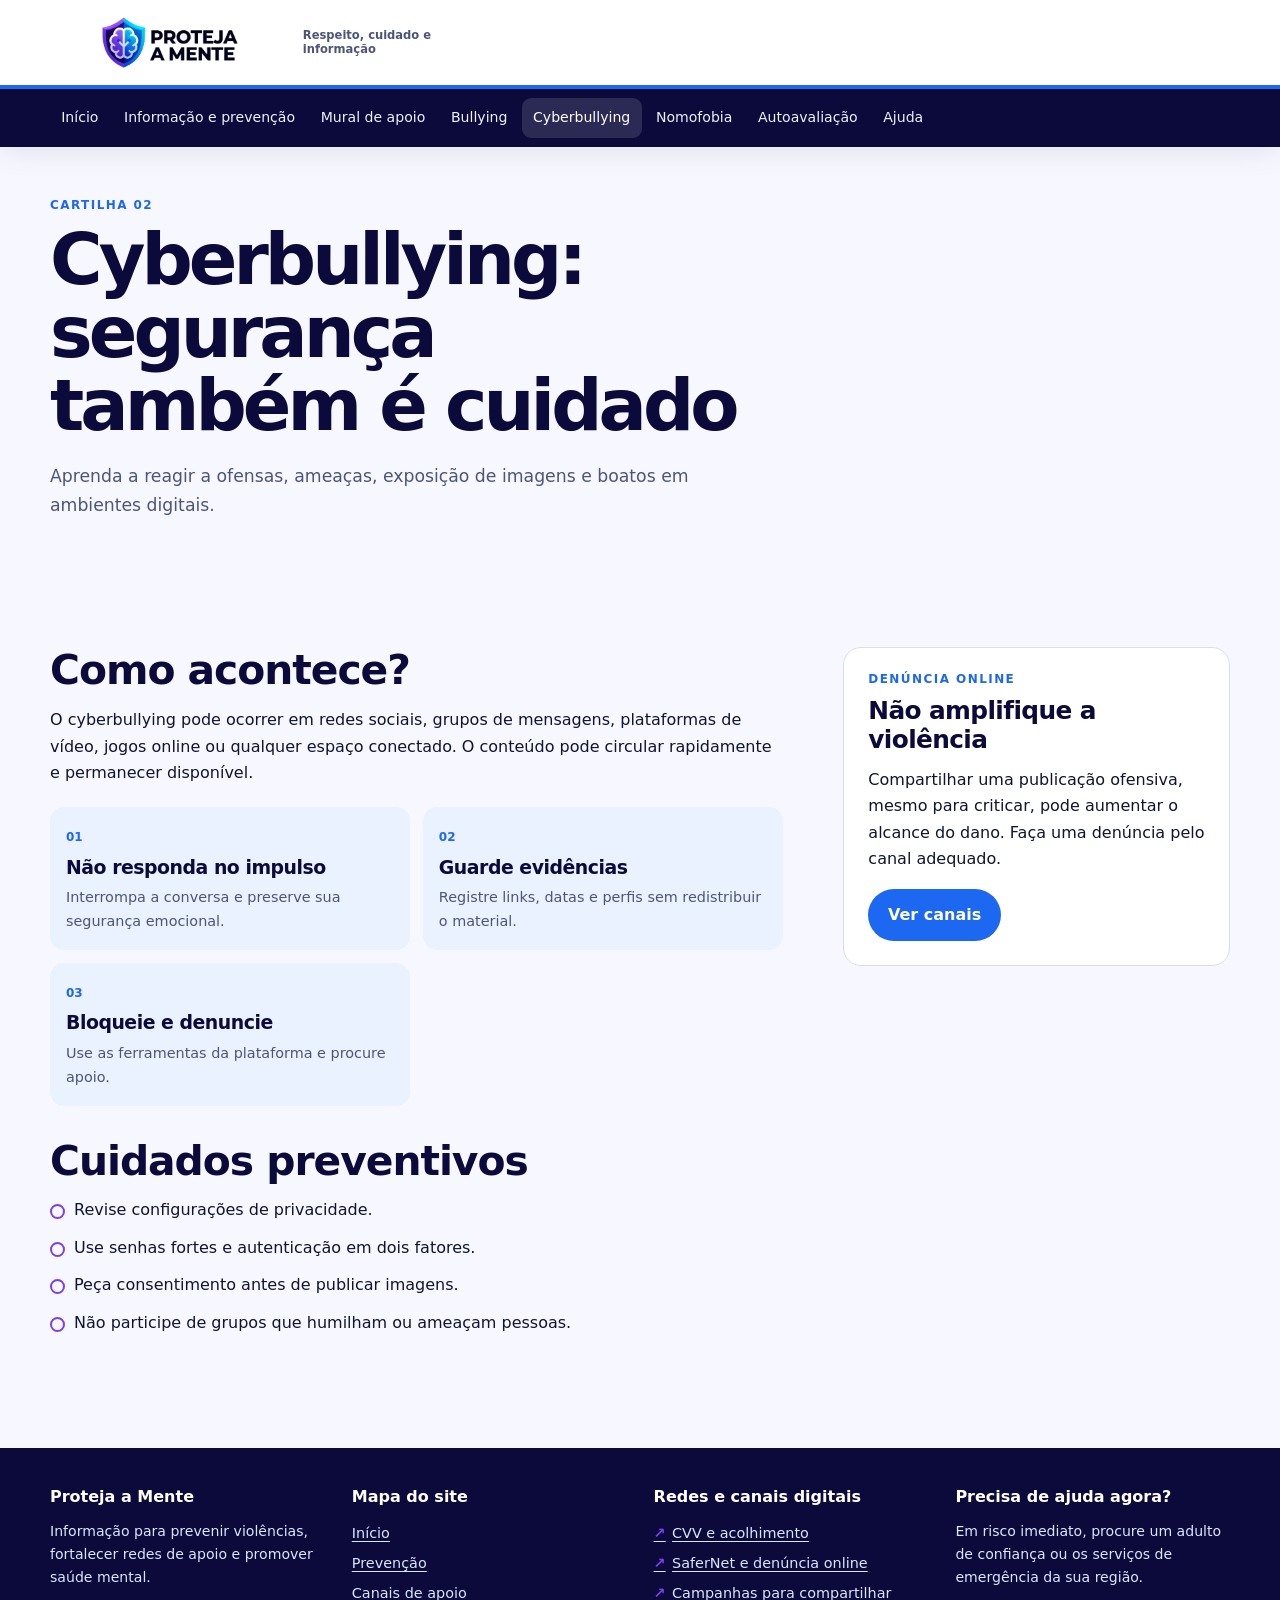
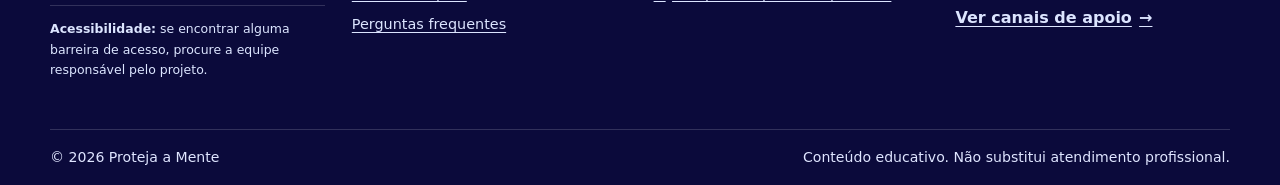
<file: cyberbullying.html>
<!doctype html>
<html lang="pt-BR">
<head>
  <meta charset="UTF-8">
  <meta name="viewport" content="width=device-width, initial-scale=1.0">
  <meta name="description" content="Cartilha educativa sobre cyberbullying, privacidade e segurança digital.">
  <title>Cyberbullying | Proteja a Mente</title>
  <link rel="stylesheet" href="style.css">
  <script src="script.js" defer></script>
</head>
<body>
  <a class="skip-link" href="#conteudo">Saltar para o conteúdo principal</a>
  <header class="site-header">
    <div class="topbar page-shell">
      <a class="brand" href="index.html" aria-label="Proteja a Mente — página inicial">
        <img class="brand-logo" src="img/logo-proteja-a-mente.png" alt="Proteja a Mente">
        <span class="brand-tagline" aria-hidden="true">Respeito, cuidado e informação</span>
      </a>
      <button class="menu-toggle" type="button" aria-expanded="false" aria-controls="site-menu">Menu</button>
    </div>
    <nav class="site-nav" aria-label="Navegação principal">
      <div class="page-shell">
        <ul id="site-menu"><li><a href="index.html">Início</a></li>
<li><a href="prevencao.html">Informação e prevenção</a></li>
<li><a href="mural.html">Mural de apoio</a></li>
<li><a href="bullying.html">Bullying</a></li>
<li><a href="cyberbullying.html" aria-current="page">Cyberbullying</a></li>
<li><a href="nomofobia.html">Nomofobia</a></li>
<li><a href="teste.html">Autoavaliação</a></li>
<li><a href="ajuda.html">Ajuda</a></li></ul>
      </div>
    </nav>
  </header>
  <main id="conteudo">
<section class="page-intro page-shell" aria-labelledby="page-title"><p class="eyebrow">Cartilha 02</p><h1 id="page-title">Cyberbullying: segurança também é cuidado</h1><p>Aprenda a reagir a ofensas, ameaças, exposição de imagens e boatos em ambientes digitais.</p></section>
<section class="page-shell section-block reading-layout"><article class="reading-content"><h2>Como acontece?</h2><p>O cyberbullying pode ocorrer em redes sociais, grupos de mensagens, plataformas de vídeo, jogos online ou qualquer espaço conectado. O conteúdo pode circular rapidamente e permanecer disponível.</p><div class="steps-grid"><article><span>01</span><h3>Não responda no impulso</h3><p>Interrompa a conversa e preserve sua segurança emocional.</p></article><article><span>02</span><h3>Guarde evidências</h3><p>Registre links, datas e perfis sem redistribuir o material.</p></article><article><span>03</span><h3>Bloqueie e denuncie</h3><p>Use as ferramentas da plataforma e procure apoio.</p></article></div><h2>Cuidados preventivos</h2><ul class="check-list"><li>Revise configurações de privacidade.</li><li>Use senhas fortes e autenticação em dois fatores.</li><li>Peça consentimento antes de publicar imagens.</li><li>Não participe de grupos que humilham ou ameaçam pessoas.</li></ul></article><aside class="aside-panel"><p class="eyebrow">Denúncia online</p><h2>Não amplifique a violência</h2><p>Compartilhar uma publicação ofensiva, mesmo para criticar, pode aumentar o alcance do dano. Faça uma denúncia pelo canal adequado.</p><a class="button button-primary" href="mural.html#canais">Ver canais</a></aside></section>
</main>
  <footer class="site-footer">
    <div class="page-shell footer-grid">
      <section aria-labelledby="footer-about">
        <h2 id="footer-about">Proteja a Mente</h2>
        <p>Informação para prevenir violências, fortalecer redes de apoio e promover saúde mental.</p>
        <p class="accessibility-note"><strong>Acessibilidade:</strong> se encontrar alguma barreira de acesso, procure a equipe responsável pelo projeto.</p>
      </section>
      <section aria-labelledby="footer-links">
        <h2 id="footer-links">Mapa do site</h2>
        <ul class="footer-links"><li><a href="index.html">Início</a></li><li><a href="prevencao.html">Prevenção</a></li><li><a href="mural.html">Canais de apoio</a></li><li><a href="faq.html">Perguntas frequentes</a></li></ul>
      </section>
      <section class="footer-socials" aria-labelledby="footer-socials-title">
        <h2 id="footer-socials-title">Redes e canais digitais</h2>
        <ul class="footer-links"><li><a href="mural.html#canais">CVV e acolhimento</a></li><li><a href="mural.html#canais">SaferNet e denúncia online</a></li><li><a href="prevencao.html">Campanhas para compartilhar</a></li></ul>
      </section>
      <section aria-labelledby="footer-help">
        <h2 id="footer-help">Precisa de ajuda agora?</h2>
        <p>Em risco imediato, procure um adulto de confiança ou os serviços de emergência da sua região.</p>
        <a class="text-link" href="mural.html#canais">Ver canais de apoio <span aria-hidden="true">→</span></a>
      </section>
    </div>
    <div class="page-shell footer-bottom"><p>© 2026 Proteja a Mente</p><p>Conteúdo educativo. Não substitui atendimento profissional.</p></div>
  </footer>
</body>
</html>
</file>
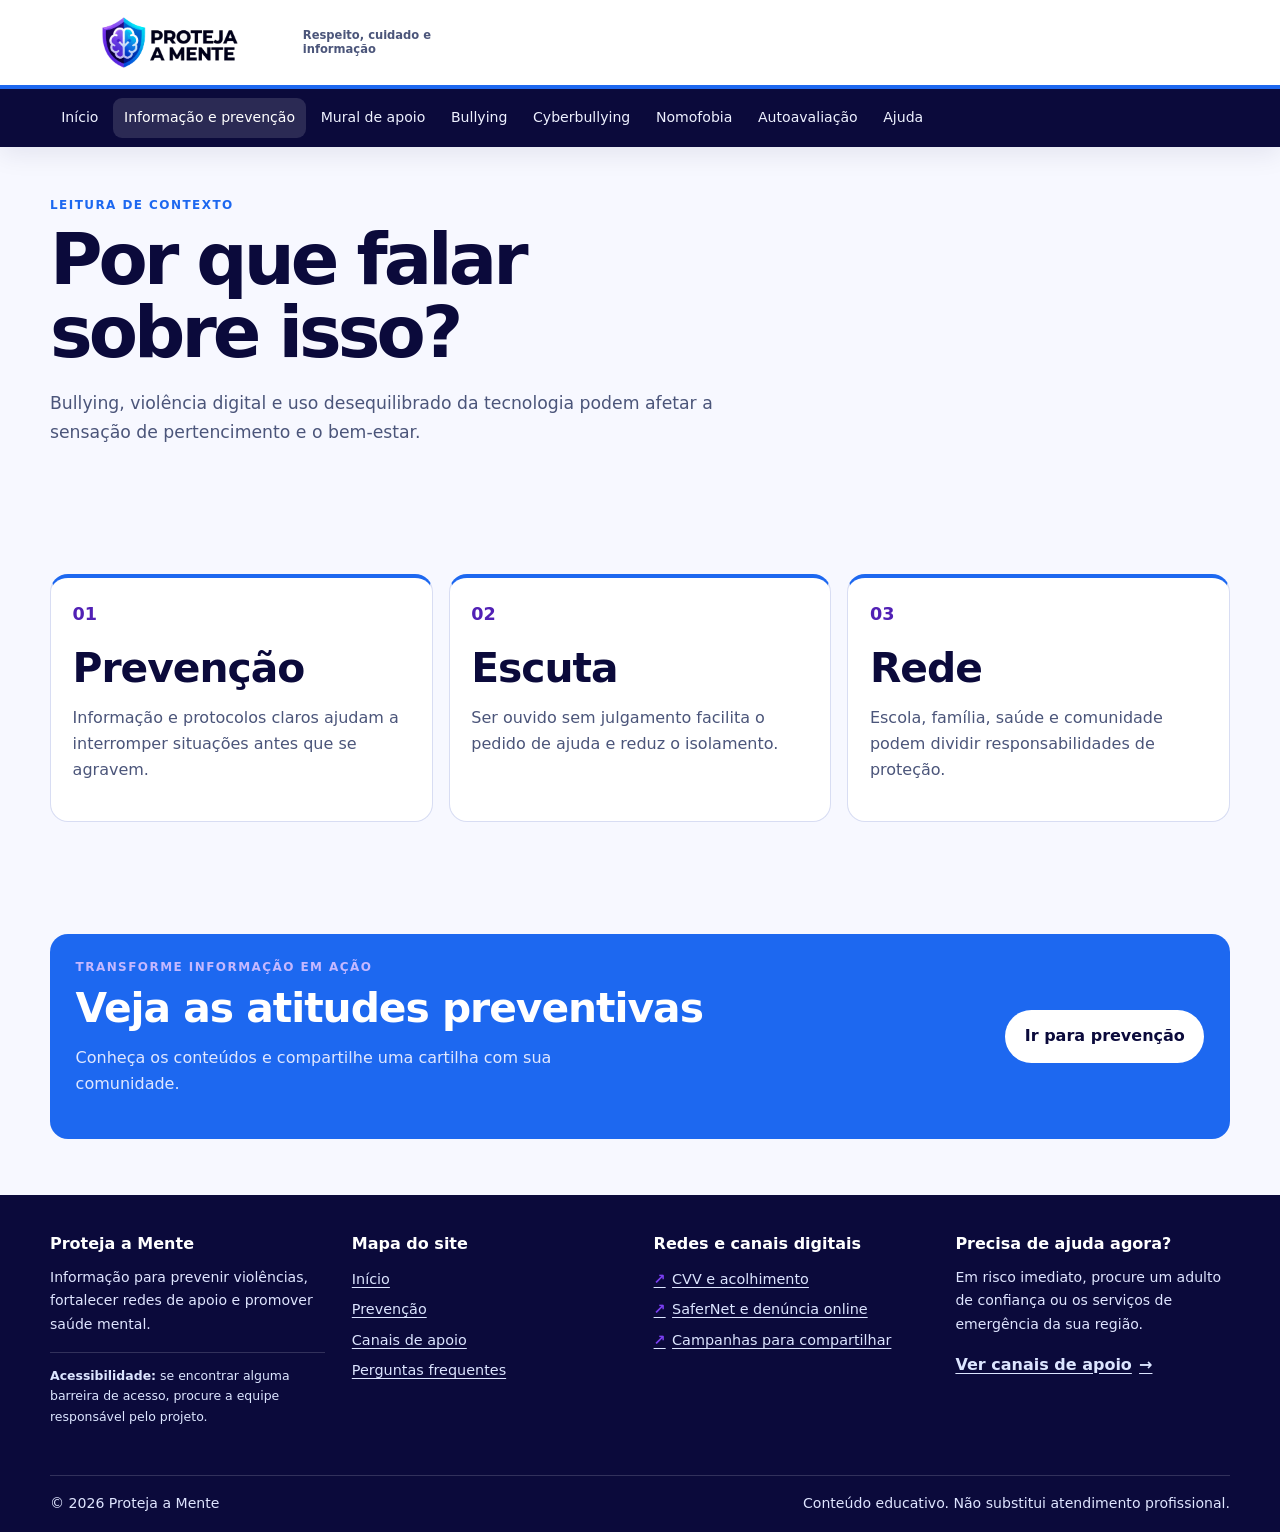
<file: estatisticas.html>
<!doctype html>
<html lang="pt-BR">
<head>
  <meta charset="UTF-8">
  <meta name="viewport" content="width=device-width, initial-scale=1.0">
  <meta name="description" content="Pontos de atenção sobre prevenção, escuta e rede de proteção.">
  <title>Contexto e prevenção | Proteja a Mente</title>
  <link rel="stylesheet" href="style.css">
  <script src="script.js" defer></script>
</head>
<body>
  <a class="skip-link" href="#conteudo">Saltar para o conteúdo principal</a>
  <header class="site-header">
    <div class="topbar page-shell">
      <a class="brand" href="index.html" aria-label="Proteja a Mente — página inicial">
        <img class="brand-logo" src="img/logo-proteja-a-mente.png" alt="Proteja a Mente">
        <span class="brand-tagline" aria-hidden="true">Respeito, cuidado e informação</span>
      </a>
      <button class="menu-toggle" type="button" aria-expanded="false" aria-controls="site-menu">Menu</button>
    </div>
    <nav class="site-nav" aria-label="Navegação principal">
      <div class="page-shell">
        <ul id="site-menu"><li><a href="index.html">Início</a></li>
<li><a href="prevencao.html" aria-current="page">Informação e prevenção</a></li>
<li><a href="mural.html">Mural de apoio</a></li>
<li><a href="bullying.html">Bullying</a></li>
<li><a href="cyberbullying.html">Cyberbullying</a></li>
<li><a href="nomofobia.html">Nomofobia</a></li>
<li><a href="teste.html">Autoavaliação</a></li>
<li><a href="ajuda.html">Ajuda</a></li></ul>
      </div>
    </nav>
  </header>
  <main id="conteudo">
<section class="page-intro page-shell" aria-labelledby="page-title"><p class="eyebrow">Leitura de contexto</p><h1 id="page-title">Por que falar sobre isso?</h1><p>Bullying, violência digital e uso desequilibrado da tecnologia podem afetar a sensação de pertencimento e o bem-estar.</p></section><section class="page-shell section-block stats-grid" aria-label="Pontos de atenção"><article><strong>01</strong><h2>Prevenção</h2><p>Informação e protocolos claros ajudam a interromper situações antes que se agravem.</p></article><article><strong>02</strong><h2>Escuta</h2><p>Ser ouvido sem julgamento facilita o pedido de ajuda e reduz o isolamento.</p></article><article><strong>03</strong><h2>Rede</h2><p>Escola, família, saúde e comunidade podem dividir responsabilidades de proteção.</p></article></section><section class="page-shell support-cta" aria-labelledby="stats-cta"><div><p class="eyebrow">Transforme informação em ação</p><h2 id="stats-cta">Veja as atitudes preventivas</h2><p>Conheça os conteúdos e compartilhe uma cartilha com sua comunidade.</p></div><a class="button button-light" href="prevencao.html">Ir para prevenção</a></section>
</main>
  <footer class="site-footer">
    <div class="page-shell footer-grid">
      <section aria-labelledby="footer-about">
        <h2 id="footer-about">Proteja a Mente</h2>
        <p>Informação para prevenir violências, fortalecer redes de apoio e promover saúde mental.</p>
        <p class="accessibility-note"><strong>Acessibilidade:</strong> se encontrar alguma barreira de acesso, procure a equipe responsável pelo projeto.</p>
      </section>
      <section aria-labelledby="footer-links">
        <h2 id="footer-links">Mapa do site</h2>
        <ul class="footer-links"><li><a href="index.html">Início</a></li><li><a href="prevencao.html">Prevenção</a></li><li><a href="mural.html">Canais de apoio</a></li><li><a href="faq.html">Perguntas frequentes</a></li></ul>
      </section>
      <section class="footer-socials" aria-labelledby="footer-socials-title">
        <h2 id="footer-socials-title">Redes e canais digitais</h2>
        <ul class="footer-links"><li><a href="mural.html#canais">CVV e acolhimento</a></li><li><a href="mural.html#canais">SaferNet e denúncia online</a></li><li><a href="prevencao.html">Campanhas para compartilhar</a></li></ul>
      </section>
      <section aria-labelledby="footer-help">
        <h2 id="footer-help">Precisa de ajuda agora?</h2>
        <p>Em risco imediato, procure um adulto de confiança ou os serviços de emergência da sua região.</p>
        <a class="text-link" href="mural.html#canais">Ver canais de apoio <span aria-hidden="true">→</span></a>
      </section>
    </div>
    <div class="page-shell footer-bottom"><p>© 2026 Proteja a Mente</p><p>Conteúdo educativo. Não substitui atendimento profissional.</p></div>
  </footer>
</body>
</html>
</file>
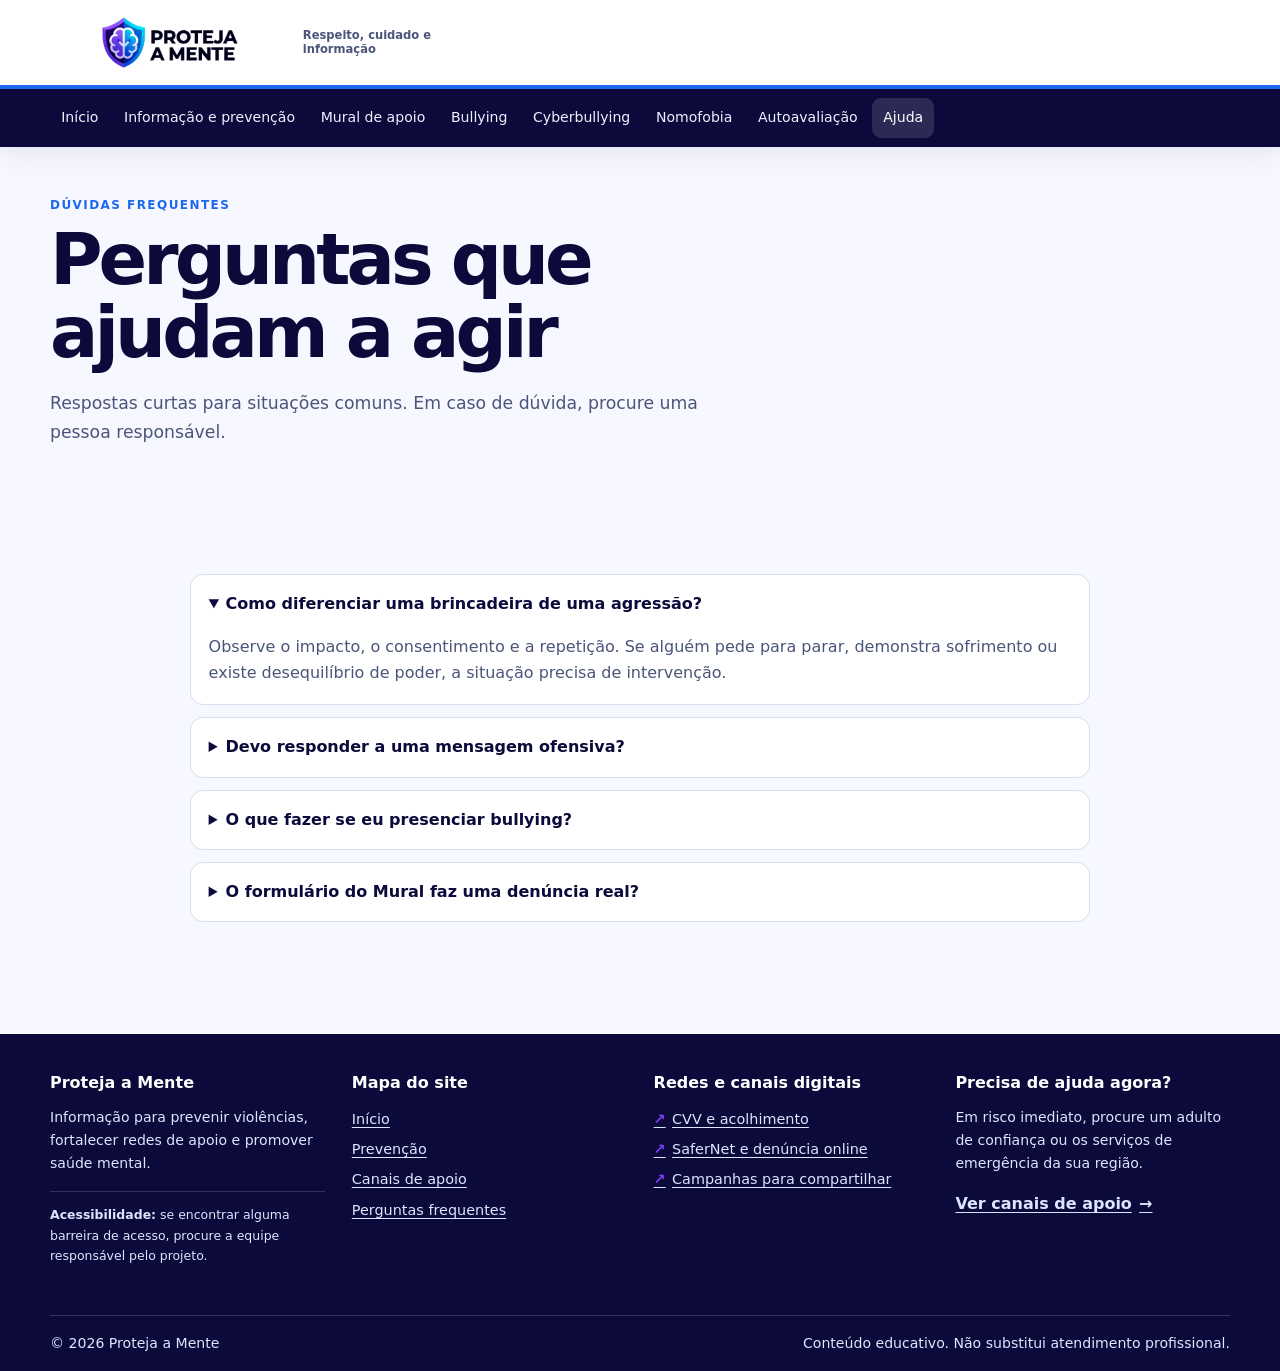
<file: faq.html>
<!doctype html>
<html lang="pt-BR">
<head>
  <meta charset="UTF-8">
  <meta name="viewport" content="width=device-width, initial-scale=1.0">
  <meta name="description" content="Perguntas frequentes sobre bullying, cyberbullying, apoio e denúncia.">
  <title>Perguntas frequentes | Proteja a Mente</title>
  <link rel="stylesheet" href="style.css">
  <script src="script.js" defer></script>
</head>
<body>
  <a class="skip-link" href="#conteudo">Saltar para o conteúdo principal</a>
  <header class="site-header">
    <div class="topbar page-shell">
      <a class="brand" href="index.html" aria-label="Proteja a Mente — página inicial">
        <img class="brand-logo" src="img/logo-proteja-a-mente.png" alt="Proteja a Mente">
        <span class="brand-tagline" aria-hidden="true">Respeito, cuidado e informação</span>
      </a>
      <button class="menu-toggle" type="button" aria-expanded="false" aria-controls="site-menu">Menu</button>
    </div>
    <nav class="site-nav" aria-label="Navegação principal">
      <div class="page-shell">
        <ul id="site-menu"><li><a href="index.html">Início</a></li>
<li><a href="prevencao.html">Informação e prevenção</a></li>
<li><a href="mural.html">Mural de apoio</a></li>
<li><a href="bullying.html">Bullying</a></li>
<li><a href="cyberbullying.html">Cyberbullying</a></li>
<li><a href="nomofobia.html">Nomofobia</a></li>
<li><a href="teste.html">Autoavaliação</a></li>
<li><a href="ajuda.html" aria-current="page">Ajuda</a></li></ul>
      </div>
    </nav>
  </header>
  <main id="conteudo">
<section class="page-intro page-shell" aria-labelledby="page-title"><p class="eyebrow">Dúvidas frequentes</p><h1 id="page-title">Perguntas que ajudam a agir</h1><p>Respostas curtas para situações comuns. Em caso de dúvida, procure uma pessoa responsável.</p></section>
<section class="page-shell section-block faq-list" aria-label="Perguntas e respostas"><details open><summary>Como diferenciar uma brincadeira de uma agressão?</summary><p>Observe o impacto, o consentimento e a repetição. Se alguém pede para parar, demonstra sofrimento ou existe desequilíbrio de poder, a situação precisa de intervenção.</p></details><details><summary>Devo responder a uma mensagem ofensiva?</summary><p>Priorize sua segurança. Evite responder no impulso, guarde evidências, bloqueie quando necessário e procure apoio.</p></details><details><summary>O que fazer se eu presenciar bullying?</summary><p>Não incentive nem compartilhe. Aproxime-se da pessoa afetada se for seguro e conte a um adulto responsável.</p></details><details><summary>O formulário do Mural faz uma denúncia real?</summary><p>Não. Nesta versão estática, ele apenas valida a interação no navegador. Para uma denúncia real, use um canal oficial.</p></details></section>
</main>
  <footer class="site-footer">
    <div class="page-shell footer-grid">
      <section aria-labelledby="footer-about">
        <h2 id="footer-about">Proteja a Mente</h2>
        <p>Informação para prevenir violências, fortalecer redes de apoio e promover saúde mental.</p>
        <p class="accessibility-note"><strong>Acessibilidade:</strong> se encontrar alguma barreira de acesso, procure a equipe responsável pelo projeto.</p>
      </section>
      <section aria-labelledby="footer-links">
        <h2 id="footer-links">Mapa do site</h2>
        <ul class="footer-links"><li><a href="index.html">Início</a></li><li><a href="prevencao.html">Prevenção</a></li><li><a href="mural.html">Canais de apoio</a></li><li><a href="faq.html">Perguntas frequentes</a></li></ul>
      </section>
      <section class="footer-socials" aria-labelledby="footer-socials-title">
        <h2 id="footer-socials-title">Redes e canais digitais</h2>
        <ul class="footer-links"><li><a href="mural.html#canais">CVV e acolhimento</a></li><li><a href="mural.html#canais">SaferNet e denúncia online</a></li><li><a href="prevencao.html">Campanhas para compartilhar</a></li></ul>
      </section>
      <section aria-labelledby="footer-help">
        <h2 id="footer-help">Precisa de ajuda agora?</h2>
        <p>Em risco imediato, procure um adulto de confiança ou os serviços de emergência da sua região.</p>
        <a class="text-link" href="mural.html#canais">Ver canais de apoio <span aria-hidden="true">→</span></a>
      </section>
    </div>
    <div class="page-shell footer-bottom"><p>© 2026 Proteja a Mente</p><p>Conteúdo educativo. Não substitui atendimento profissional.</p></div>
  </footer>
</body>
</html>
</file>
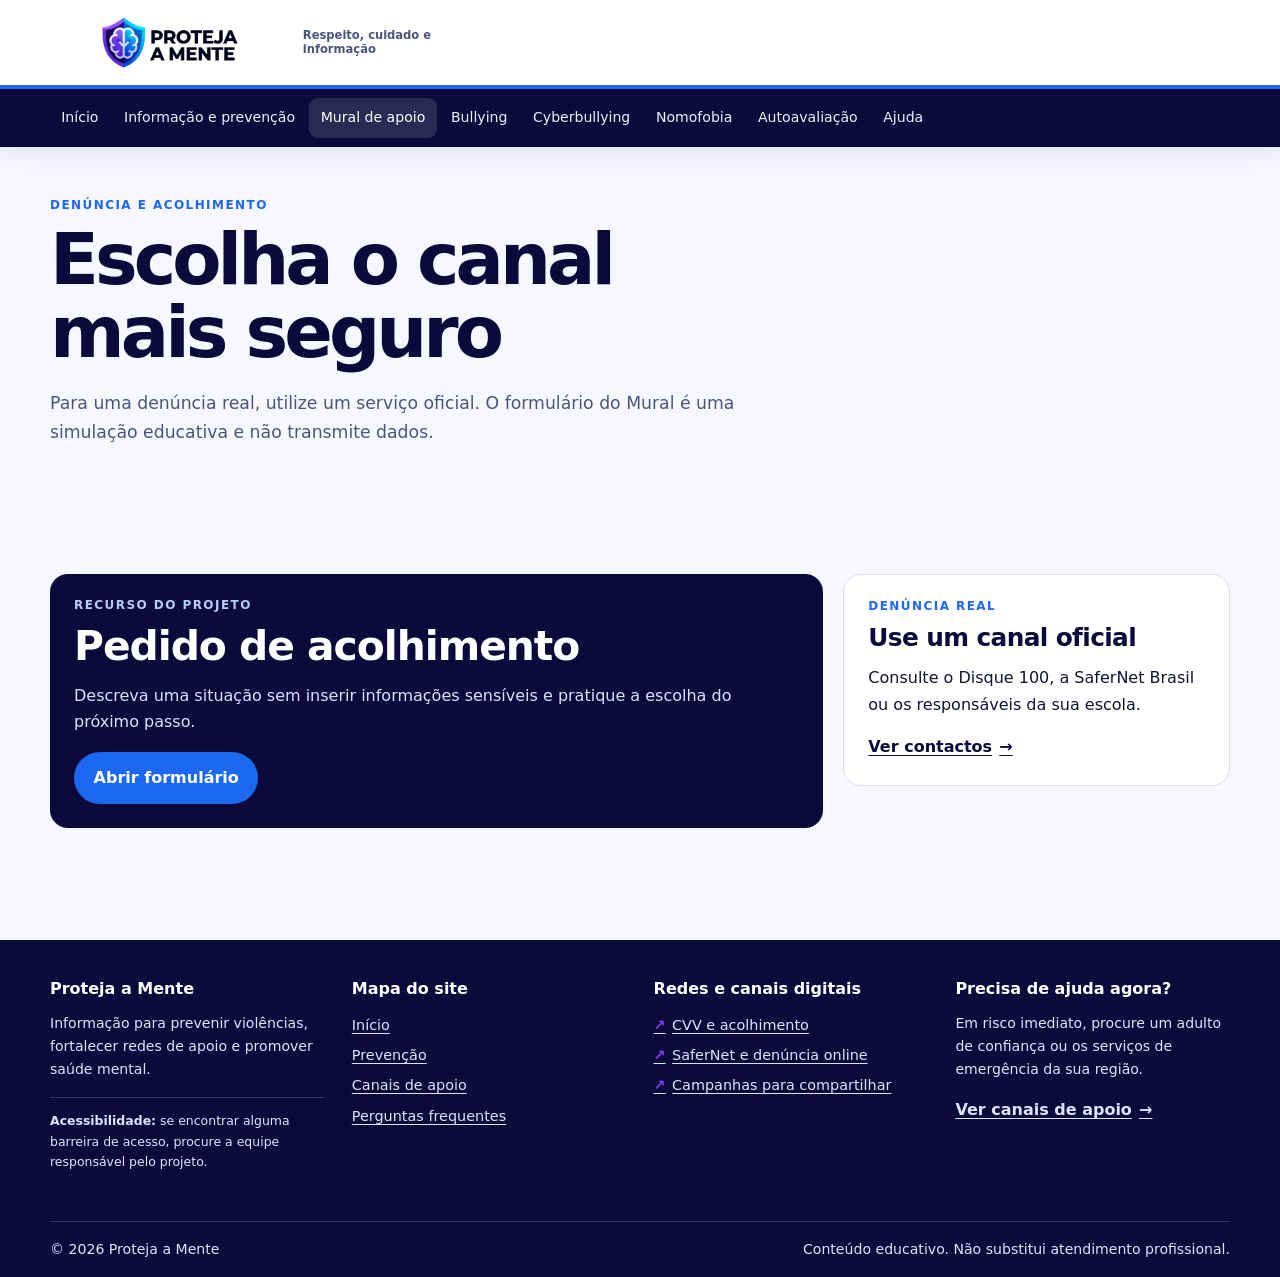
<file: formulario.html>
<!doctype html>
<html lang="pt-BR">
<head>
  <meta charset="UTF-8">
  <meta name="viewport" content="width=device-width, initial-scale=1.0">
  <meta name="description" content="Orientações para pedidos de acolhimento e denúncias responsáveis.">
  <title>Denúncia e acolhimento | Proteja a Mente</title>
  <link rel="stylesheet" href="style.css">
  <script src="script.js" defer></script>
</head>
<body>
  <a class="skip-link" href="#conteudo">Saltar para o conteúdo principal</a>
  <header class="site-header">
    <div class="topbar page-shell">
      <a class="brand" href="index.html" aria-label="Proteja a Mente — página inicial">
        <img class="brand-logo" src="img/logo-proteja-a-mente.png" alt="Proteja a Mente">
        <span class="brand-tagline" aria-hidden="true">Respeito, cuidado e informação</span>
      </a>
      <button class="menu-toggle" type="button" aria-expanded="false" aria-controls="site-menu">Menu</button>
    </div>
    <nav class="site-nav" aria-label="Navegação principal">
      <div class="page-shell">
        <ul id="site-menu"><li><a href="index.html">Início</a></li>
<li><a href="prevencao.html">Informação e prevenção</a></li>
<li><a href="mural.html" aria-current="page">Mural de apoio</a></li>
<li><a href="bullying.html">Bullying</a></li>
<li><a href="cyberbullying.html">Cyberbullying</a></li>
<li><a href="nomofobia.html">Nomofobia</a></li>
<li><a href="teste.html">Autoavaliação</a></li>
<li><a href="ajuda.html">Ajuda</a></li></ul>
      </div>
    </nav>
  </header>
  <main id="conteudo">
<section class="page-intro page-shell" aria-labelledby="page-title"><p class="eyebrow">Denúncia e acolhimento</p><h1 id="page-title">Escolha o canal mais seguro</h1><p>Para uma denúncia real, utilize um serviço oficial. O formulário do Mural é uma simulação educativa e não transmite dados.</p></section><section class="page-shell section-block two-column-cards"><article class="feature-panel"><p class="eyebrow">Recurso do projeto</p><h2>Pedido de acolhimento</h2><p>Descreva uma situação sem inserir informações sensíveis e pratique a escolha do próximo passo.</p><a class="button button-primary" href="mural.html#request-title">Abrir formulário</a></article><aside class="aside-panel"><p class="eyebrow">Denúncia real</p><h2>Use um canal oficial</h2><p>Consulte o Disque 100, a SaferNet Brasil ou os responsáveis da sua escola.</p><a class="text-link" href="mural.html#canais">Ver contactos <span aria-hidden="true">→</span></a></aside></section>
</main>
  <footer class="site-footer">
    <div class="page-shell footer-grid">
      <section aria-labelledby="footer-about">
        <h2 id="footer-about">Proteja a Mente</h2>
        <p>Informação para prevenir violências, fortalecer redes de apoio e promover saúde mental.</p>
        <p class="accessibility-note"><strong>Acessibilidade:</strong> se encontrar alguma barreira de acesso, procure a equipe responsável pelo projeto.</p>
      </section>
      <section aria-labelledby="footer-links">
        <h2 id="footer-links">Mapa do site</h2>
        <ul class="footer-links"><li><a href="index.html">Início</a></li><li><a href="prevencao.html">Prevenção</a></li><li><a href="mural.html">Canais de apoio</a></li><li><a href="faq.html">Perguntas frequentes</a></li></ul>
      </section>
      <section class="footer-socials" aria-labelledby="footer-socials-title">
        <h2 id="footer-socials-title">Redes e canais digitais</h2>
        <ul class="footer-links"><li><a href="mural.html#canais">CVV e acolhimento</a></li><li><a href="mural.html#canais">SaferNet e denúncia online</a></li><li><a href="prevencao.html">Campanhas para compartilhar</a></li></ul>
      </section>
      <section aria-labelledby="footer-help">
        <h2 id="footer-help">Precisa de ajuda agora?</h2>
        <p>Em risco imediato, procure um adulto de confiança ou os serviços de emergência da sua região.</p>
        <a class="text-link" href="mural.html#canais">Ver canais de apoio <span aria-hidden="true">→</span></a>
      </section>
    </div>
    <div class="page-shell footer-bottom"><p>© 2026 Proteja a Mente</p><p>Conteúdo educativo. Não substitui atendimento profissional.</p></div>
  </footer>
</body>
</html>
</file>
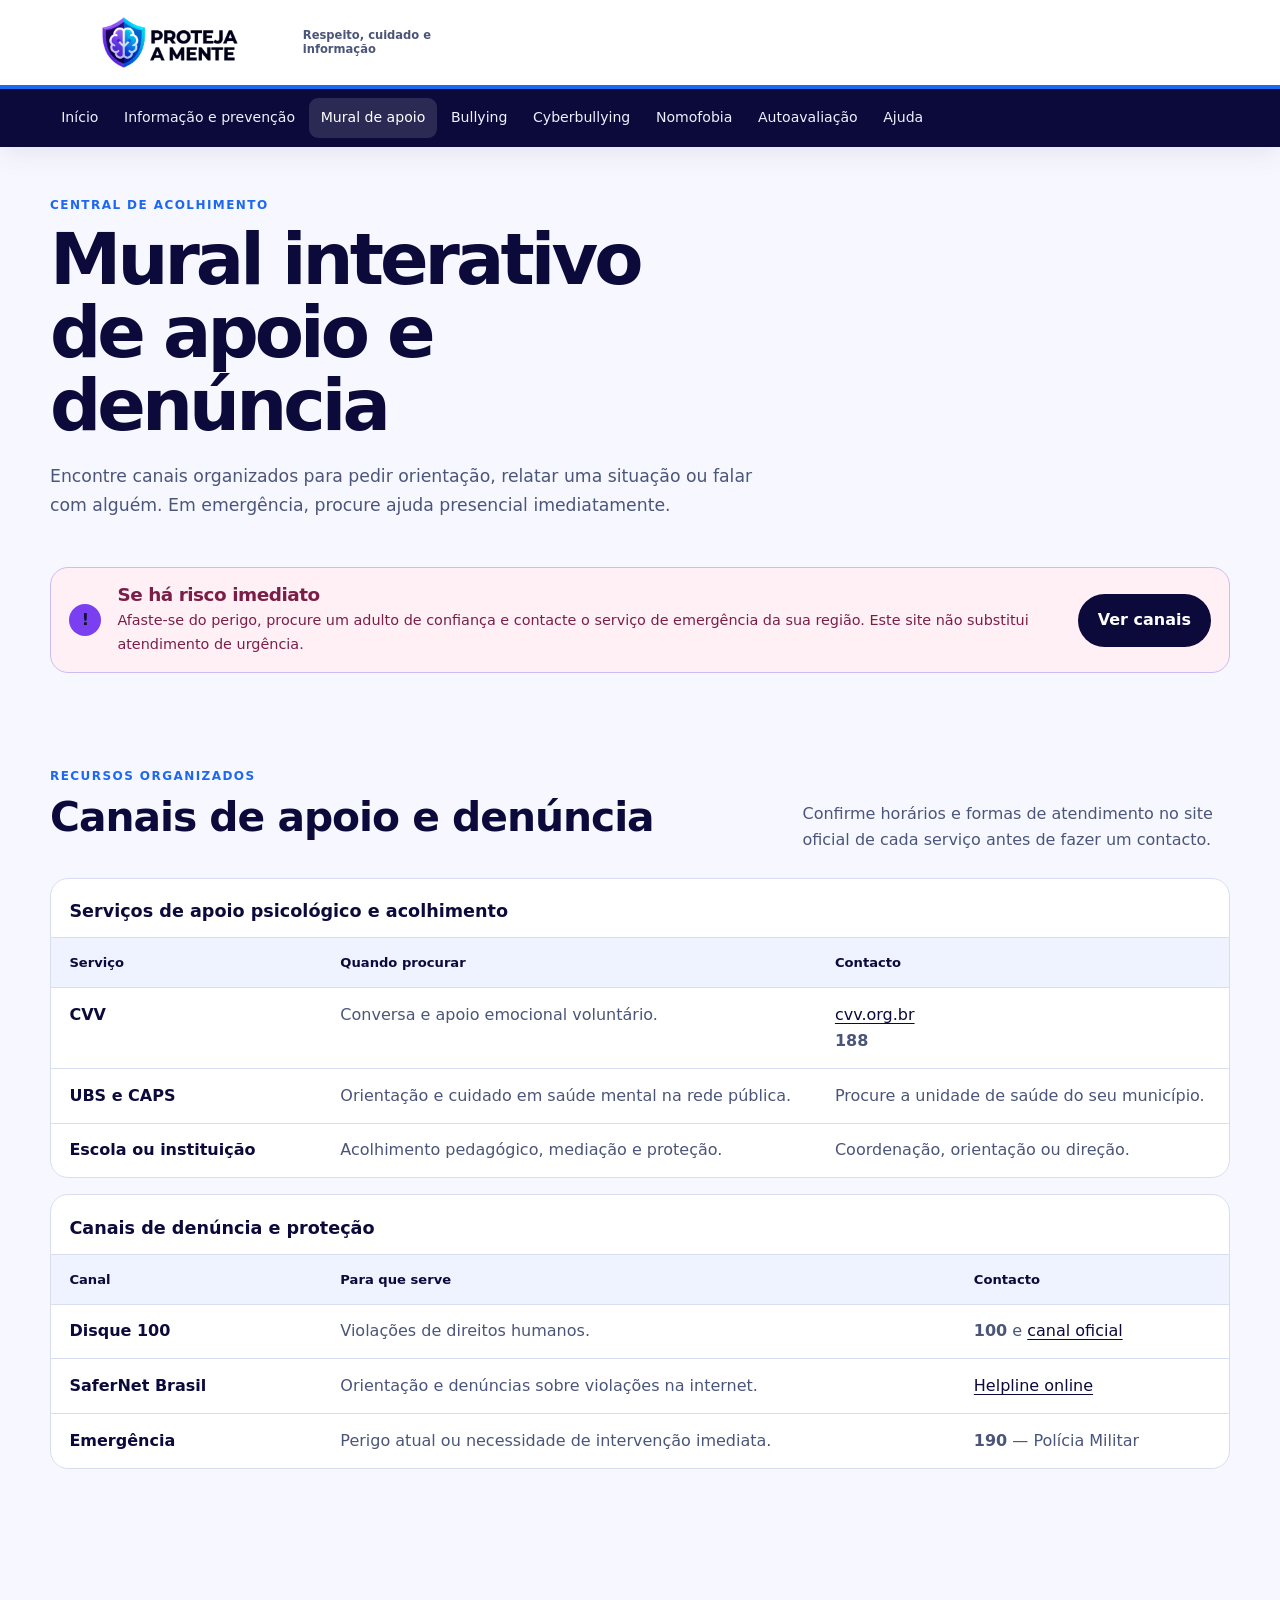
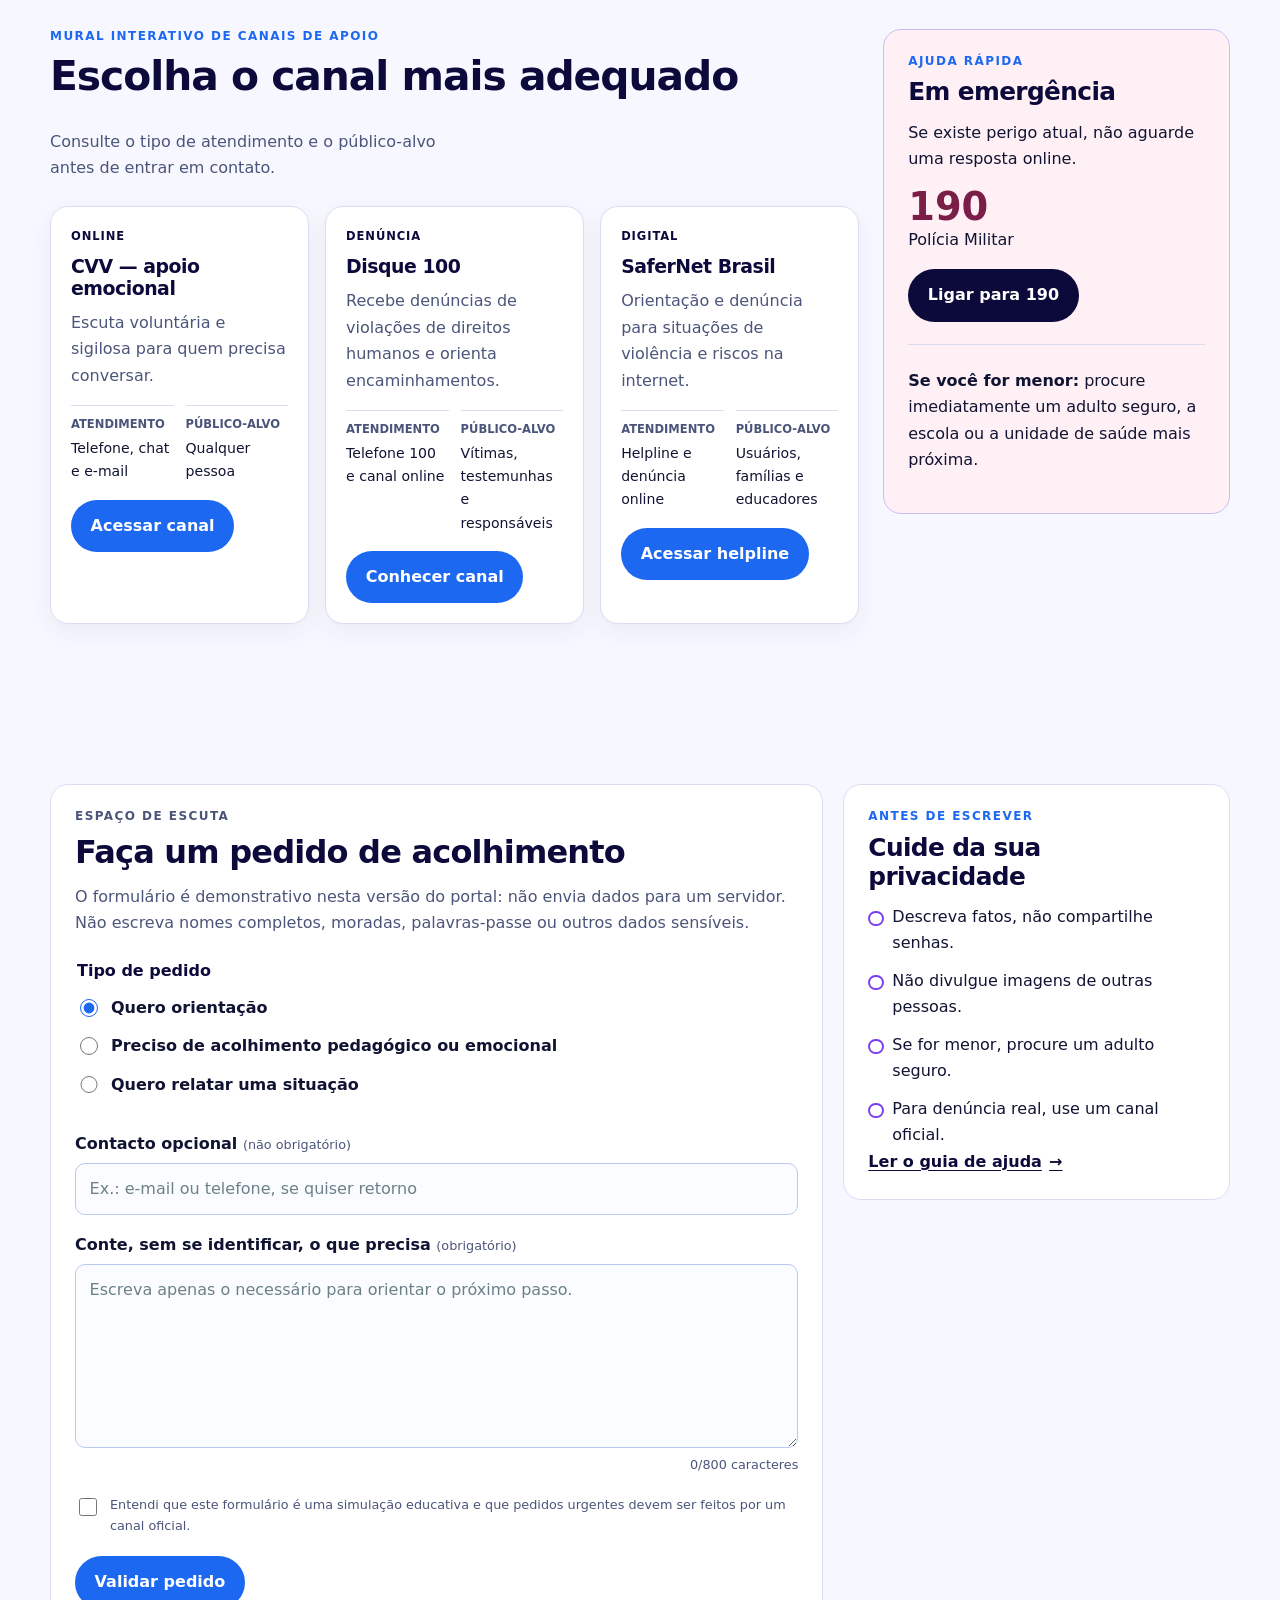
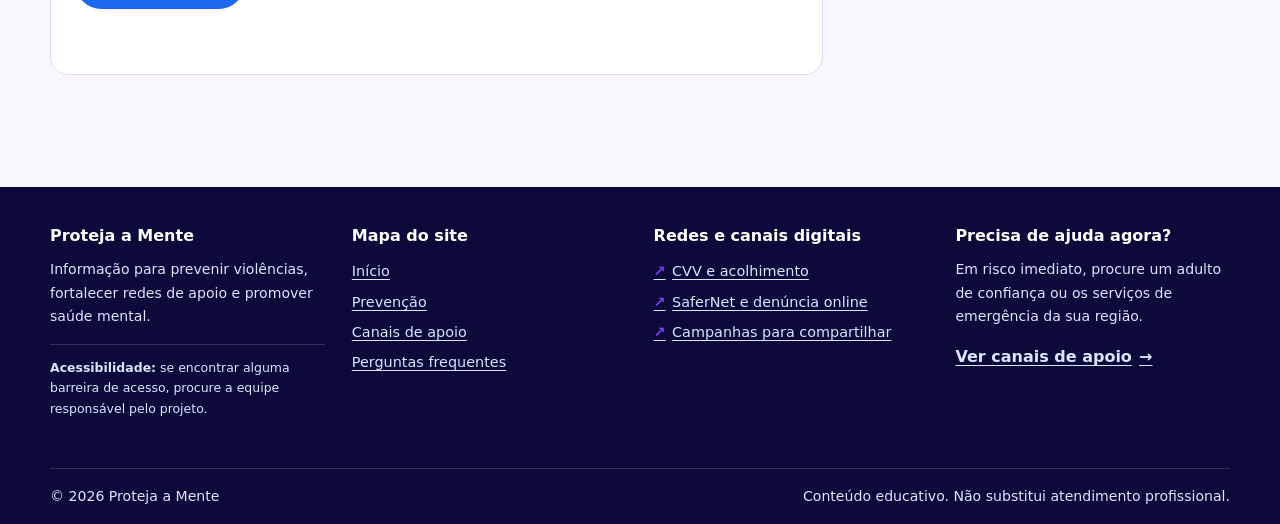
<file: mural.html>
<!doctype html>
<html lang="pt-BR">
<head>
  <meta charset="UTF-8">
  <meta name="viewport" content="width=device-width, initial-scale=1.0">
  <meta name="description" content="Central de canais de apoio, denúncia e solicitação de acolhimento pedagógico ou emocional.">
  <title>Mural de apoio e denúncia | Proteja a Mente</title>
  <link rel="stylesheet" href="style.css">
  <script src="script.js" defer></script>
</head>
<body>
  <a class="skip-link" href="#conteudo">Saltar para o conteúdo principal</a>
  <header class="site-header">
    <div class="topbar page-shell">
      <a class="brand" href="index.html" aria-label="Proteja a Mente — página inicial">
        <img class="brand-logo" src="img/logo-proteja-a-mente.png" alt="Proteja a Mente">
        <span class="brand-tagline" aria-hidden="true">Respeito, cuidado e informação</span>
      </a>
      <button class="menu-toggle" type="button" aria-expanded="false" aria-controls="site-menu">Menu</button>
    </div>
    <nav class="site-nav" aria-label="Navegação principal">
      <div class="page-shell">
        <ul id="site-menu"><li><a href="index.html">Início</a></li>
<li><a href="prevencao.html">Informação e prevenção</a></li>
<li><a href="mural.html" aria-current="page">Mural de apoio</a></li>
<li><a href="bullying.html">Bullying</a></li>
<li><a href="cyberbullying.html">Cyberbullying</a></li>
<li><a href="nomofobia.html">Nomofobia</a></li>
<li><a href="teste.html">Autoavaliação</a></li>
<li><a href="ajuda.html">Ajuda</a></li></ul>
      </div>
    </nav>
  </header>
  <main id="conteudo">
<section class="page-intro page-shell" aria-labelledby="page-title"><p class="eyebrow">Central de acolhimento</p><h1 id="page-title">Mural interativo de apoio e denúncia</h1><p>Encontre canais organizados para pedir orientação, relatar uma situação ou falar com alguém. Em emergência, procure ajuda presencial imediatamente.</p></section>
<section class="page-shell urgent-banner" aria-labelledby="urgent-title"><span class="urgent-icon" aria-hidden="true">!</span><div><h2 id="urgent-title">Se há risco imediato</h2><p>Afaste-se do perigo, procure um adulto de confiança e contacte o serviço de emergência da sua região. Este site não substitui atendimento de urgência.</p></div><a class="button button-dark" href="#canais">Ver canais</a></section>
<section class="page-shell section-block" id="canais" aria-labelledby="channels-title"><div class="section-heading"><div><p class="eyebrow">Recursos organizados</p><h2 id="channels-title">Canais de apoio e denúncia</h2></div><p>Confirme horários e formas de atendimento no site oficial de cada serviço antes de fazer um contacto.</p></div><div class="table-wrap"><table><caption>Serviços de apoio psicológico e acolhimento</caption><thead><tr><th scope="col">Serviço</th><th scope="col">Quando procurar</th><th scope="col">Contacto</th></tr></thead><tbody><tr><th scope="row">CVV</th><td>Conversa e apoio emocional voluntário.</td><td><a href="https://www.cvv.org.br/" target="_blank" rel="noopener noreferrer">cvv.org.br</a><br><strong>188</strong></td></tr><tr><th scope="row">UBS e CAPS</th><td>Orientação e cuidado em saúde mental na rede pública.</td><td>Procure a unidade de saúde do seu município.</td></tr><tr><th scope="row">Escola ou instituição</th><td>Acolhimento pedagógico, mediação e proteção.</td><td>Coordenação, orientação ou direção.</td></tr></tbody></table></div><div class="table-wrap"><table><caption>Canais de denúncia e proteção</caption><thead><tr><th scope="col">Canal</th><th scope="col">Para que serve</th><th scope="col">Contacto</th></tr></thead><tbody><tr><th scope="row">Disque 100</th><td>Violações de direitos humanos.</td><td><strong>100</strong> e <a href="https://www.gov.br/mdh/pt-br/ondh" target="_blank" rel="noopener noreferrer">canal oficial</a></td></tr><tr><th scope="row">SaferNet Brasil</th><td>Orientação e denúncias sobre violações na internet.</td><td><a href="https://new.safernet.org.br/helpline" target="_blank" rel="noopener noreferrer">Helpline online</a></td></tr><tr><th scope="row">Emergência</th><td>Perigo atual ou necessidade de intervenção imediata.</td><td><strong>190</strong> — Polícia Militar</td></tr></tbody></table></div></section>

<section class="page-shell section-block support-layout" aria-labelledby="support-channels-title"><div class="support-main"><div class="section-heading"><div><p class="eyebrow">Mural interativo de canais de apoio</p><h2 id="support-channels-title">Escolha o canal mais adequado</h2></div><p>Consulte o tipo de atendimento e o público-alvo antes de entrar em contato.</p></div><div class="channel-list"><article class="channel-card"><span class="channel-badge">Online</span><h3>CVV — apoio emocional</h3><p>Escuta voluntária e sigilosa para quem precisa conversar.</p><dl><div><dt>Atendimento</dt><dd>Telefone, chat e e-mail</dd></div><div><dt>Público-alvo</dt><dd>Qualquer pessoa</dd></div></dl><a class="button button-primary" href="https://www.cvv.org.br/" target="_blank" rel="noopener noreferrer">Acessar canal</a></article><article class="channel-card"><span class="channel-badge">Denúncia</span><h3>Disque 100</h3><p>Recebe denúncias de violações de direitos humanos e orienta encaminhamentos.</p><dl><div><dt>Atendimento</dt><dd>Telefone 100 e canal online</dd></div><div><dt>Público-alvo</dt><dd>Vítimas, testemunhas e responsáveis</dd></div></dl><a class="button button-primary" href="https://www.gov.br/mdh/pt-br/ondh" target="_blank" rel="noopener noreferrer">Conhecer canal</a></article><article class="channel-card"><span class="channel-badge">Digital</span><h3>SaferNet Brasil</h3><p>Orientação e denúncia para situações de violência e riscos na internet.</p><dl><div><dt>Atendimento</dt><dd>Helpline e denúncia online</dd></div><div><dt>Público-alvo</dt><dd>Usuários, famílias e educadores</dd></div></dl><a class="button button-primary" href="https://new.safernet.org.br/helpline" target="_blank" rel="noopener noreferrer">Acessar helpline</a></article></div></div><aside class="aside-panel urgent-side" aria-labelledby="side-help-title"><p class="eyebrow">Ajuda rápida</p><h2 id="side-help-title">Em emergência</h2><p>Se existe perigo atual, não aguarde uma resposta online.</p><strong class="emergency-number">190</strong><p>Polícia Militar</p><a class="button button-dark" href="tel:190">Ligar para 190</a><hr><p><strong>Se você for menor:</strong> procure imediatamente um adulto seguro, a escola ou a unidade de saúde mais próxima.</p></aside></section>


<section class="page-shell section-block mural-layout" aria-labelledby="request-title"><article class="form-panel"><p class="eyebrow">Espaço de escuta</p><h2 id="request-title">Faça um pedido de acolhimento</h2><p>O formulário é demonstrativo nesta versão do portal: não envia dados para um servidor. Não escreva nomes completos, moradas, palavras-passe ou outros dados sensíveis.</p><form id="supportForm" novalidate><fieldset><legend>Tipo de pedido</legend><label><input type="radio" name="requestType" value="orientacao" checked> Quero orientação</label><label><input type="radio" name="requestType" value="acolhimento"> Preciso de acolhimento pedagógico ou emocional</label><label><input type="radio" name="requestType" value="denuncia"> Quero relatar uma situação</label></fieldset><div class="form-grid"><label for="contact">Contacto opcional <span>(não obrigatório)</span></label><input id="contact" name="contact" type="text" autocomplete="off" placeholder="Ex.: e-mail ou telefone, se quiser retorno"><label for="message">Conte, sem se identificar, o que precisa <span>(obrigatório)</span></label><textarea id="message" name="message" rows="6" maxlength="800" required placeholder="Escreva apenas o necessário para orientar o próximo passo."></textarea><p class="field-help"><span id="messageCount">0</span>/800 caracteres</p></div><label class="consent"><input id="consent" name="consent" type="checkbox" required><span>Entendi que este formulário é uma simulação educativa e que pedidos urgentes devem ser feitos por um canal oficial.</span></label><button class="button button-primary" type="submit">Validar pedido</button><p class="form-feedback" id="supportFeedback" role="status" aria-live="polite"></p></form></article><aside class="aside-panel" aria-labelledby="privacy-title"><p class="eyebrow">Antes de escrever</p><h2 id="privacy-title">Cuide da sua privacidade</h2><ul class="check-list"><li>Descreva fatos, não compartilhe senhas.</li><li>Não divulgue imagens de outras pessoas.</li><li>Se for menor, procure um adulto seguro.</li><li>Para denúncia real, use um canal oficial.</li></ul><a class="text-link" href="ajuda.html">Ler o guia de ajuda <span aria-hidden="true">→</span></a></aside></section>
</main>
  <footer class="site-footer">
    <div class="page-shell footer-grid">
      <section aria-labelledby="footer-about">
        <h2 id="footer-about">Proteja a Mente</h2>
        <p>Informação para prevenir violências, fortalecer redes de apoio e promover saúde mental.</p>
        <p class="accessibility-note"><strong>Acessibilidade:</strong> se encontrar alguma barreira de acesso, procure a equipe responsável pelo projeto.</p>
      </section>
      <section aria-labelledby="footer-links">
        <h2 id="footer-links">Mapa do site</h2>
        <ul class="footer-links"><li><a href="index.html">Início</a></li><li><a href="prevencao.html">Prevenção</a></li><li><a href="mural.html">Canais de apoio</a></li><li><a href="faq.html">Perguntas frequentes</a></li></ul>
      </section>
      <section class="footer-socials" aria-labelledby="footer-socials-title">
        <h2 id="footer-socials-title">Redes e canais digitais</h2>
        <ul class="footer-links"><li><a href="mural.html#canais">CVV e acolhimento</a></li><li><a href="mural.html#canais">SaferNet e denúncia online</a></li><li><a href="prevencao.html">Campanhas para compartilhar</a></li></ul>
      </section>
      <section aria-labelledby="footer-help">
        <h2 id="footer-help">Precisa de ajuda agora?</h2>
        <p>Em risco imediato, procure um adulto de confiança ou os serviços de emergência da sua região.</p>
        <a class="text-link" href="mural.html#canais">Ver canais de apoio <span aria-hidden="true">→</span></a>
      </section>
    </div>
    <div class="page-shell footer-bottom"><p>© 2026 Proteja a Mente</p><p>Conteúdo educativo. Não substitui atendimento profissional.</p></div>
  </footer>
</body>
</html>
</file>
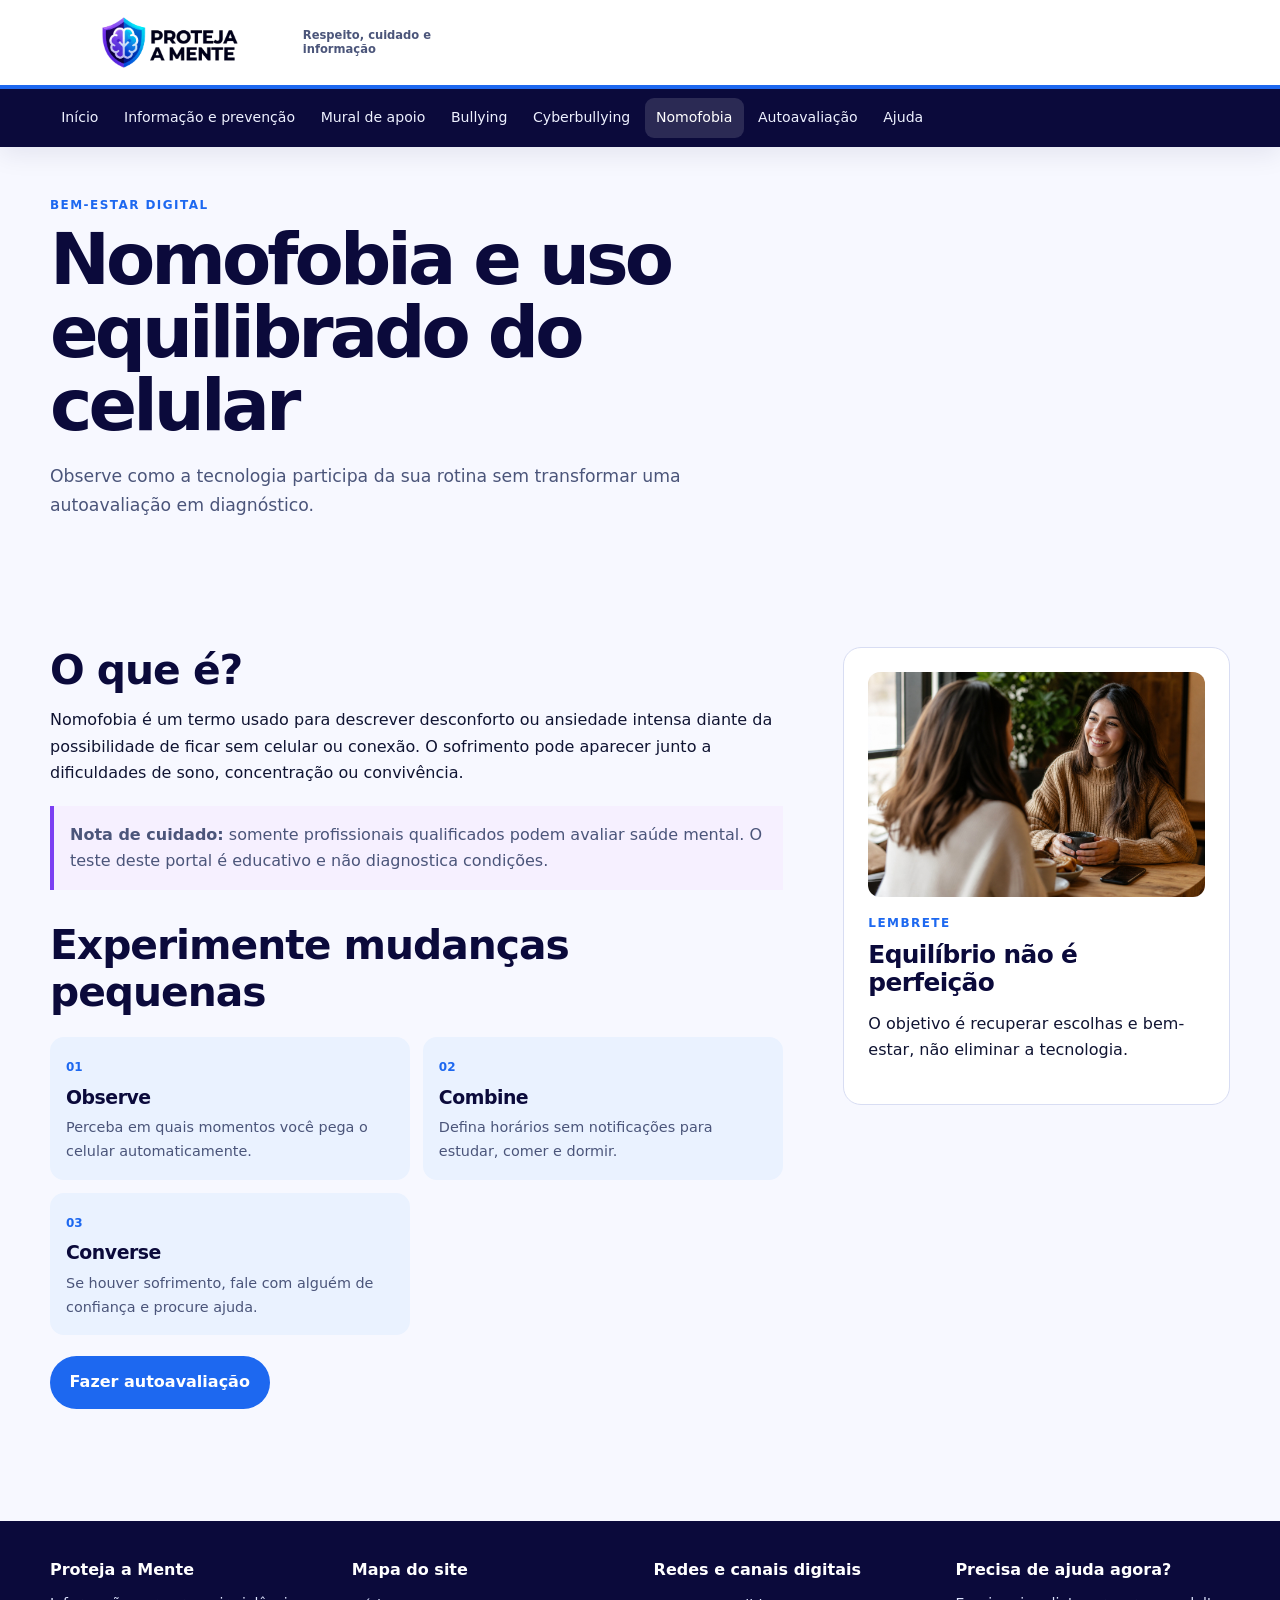
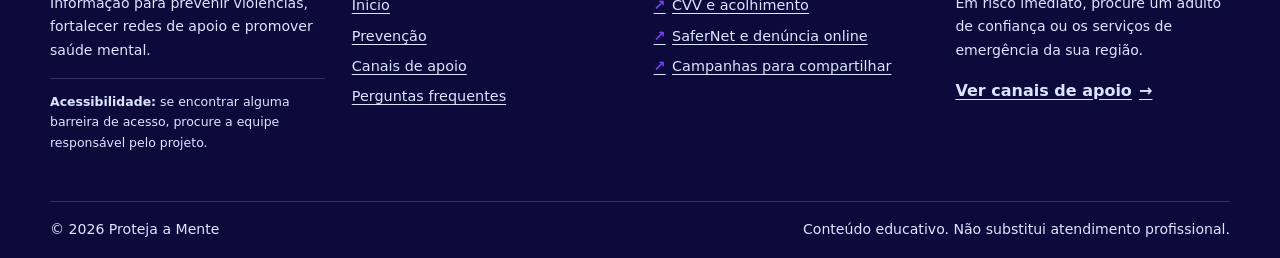
<file: nomofobia.html>
<!doctype html>
<html lang="pt-BR">
<head>
  <meta charset="UTF-8">
  <meta name="viewport" content="width=device-width, initial-scale=1.0">
  <meta name="description" content="Informação educativa sobre nomofobia e uso equilibrado do celular.">
  <title>Nomofobia | Proteja a Mente</title>
  <link rel="stylesheet" href="style.css">
  <script src="script.js" defer></script>
</head>
<body>
  <a class="skip-link" href="#conteudo">Saltar para o conteúdo principal</a>
  <header class="site-header">
    <div class="topbar page-shell">
      <a class="brand" href="index.html" aria-label="Proteja a Mente — página inicial">
        <img class="brand-logo" src="img/logo-proteja-a-mente.png" alt="Proteja a Mente">
        <span class="brand-tagline" aria-hidden="true">Respeito, cuidado e informação</span>
      </a>
      <button class="menu-toggle" type="button" aria-expanded="false" aria-controls="site-menu">Menu</button>
    </div>
    <nav class="site-nav" aria-label="Navegação principal">
      <div class="page-shell">
        <ul id="site-menu"><li><a href="index.html">Início</a></li>
<li><a href="prevencao.html">Informação e prevenção</a></li>
<li><a href="mural.html">Mural de apoio</a></li>
<li><a href="bullying.html">Bullying</a></li>
<li><a href="cyberbullying.html">Cyberbullying</a></li>
<li><a href="nomofobia.html" aria-current="page">Nomofobia</a></li>
<li><a href="teste.html">Autoavaliação</a></li>
<li><a href="ajuda.html">Ajuda</a></li></ul>
      </div>
    </nav>
  </header>
  <main id="conteudo">
<section class="page-intro page-shell" aria-labelledby="page-title"><p class="eyebrow">Bem-estar digital</p><h1 id="page-title">Nomofobia e uso equilibrado do celular</h1><p>Observe como a tecnologia participa da sua rotina sem transformar uma autoavaliação em diagnóstico.</p></section>
<section class="page-shell section-block reading-layout"><article class="reading-content"><h2>O que é?</h2><p>Nomofobia é um termo usado para descrever desconforto ou ansiedade intensa diante da possibilidade de ficar sem celular ou conexão. O sofrimento pode aparecer junto a dificuldades de sono, concentração ou convivência.</p><div class="callout"><strong>Nota de cuidado:</strong> somente profissionais qualificados podem avaliar saúde mental. O teste deste portal é educativo e não diagnostica condições.</div><h2>Experimente mudanças pequenas</h2><div class="steps-grid"><article><span>01</span><h3>Observe</h3><p>Perceba em quais momentos você pega o celular automaticamente.</p></article><article><span>02</span><h3>Combine</h3><p>Defina horários sem notificações para estudar, comer e dormir.</p></article><article><span>03</span><h3>Converse</h3><p>Se houver sofrimento, fale com alguém de confiança e procure ajuda.</p></article></div><a class="button button-primary" href="teste.html">Fazer autoavaliação</a></article><aside class="aside-panel"><img src="img/nomofobia.jpg" alt="Pessoa utilizando o celular de forma consciente"><p class="eyebrow">Lembrete</p><h2>Equilíbrio não é perfeição</h2><p>O objetivo é recuperar escolhas e bem-estar, não eliminar a tecnologia.</p></aside></section>
</main>
  <footer class="site-footer">
    <div class="page-shell footer-grid">
      <section aria-labelledby="footer-about">
        <h2 id="footer-about">Proteja a Mente</h2>
        <p>Informação para prevenir violências, fortalecer redes de apoio e promover saúde mental.</p>
        <p class="accessibility-note"><strong>Acessibilidade:</strong> se encontrar alguma barreira de acesso, procure a equipe responsável pelo projeto.</p>
      </section>
      <section aria-labelledby="footer-links">
        <h2 id="footer-links">Mapa do site</h2>
        <ul class="footer-links"><li><a href="index.html">Início</a></li><li><a href="prevencao.html">Prevenção</a></li><li><a href="mural.html">Canais de apoio</a></li><li><a href="faq.html">Perguntas frequentes</a></li></ul>
      </section>
      <section class="footer-socials" aria-labelledby="footer-socials-title">
        <h2 id="footer-socials-title">Redes e canais digitais</h2>
        <ul class="footer-links"><li><a href="mural.html#canais">CVV e acolhimento</a></li><li><a href="mural.html#canais">SaferNet e denúncia online</a></li><li><a href="prevencao.html">Campanhas para compartilhar</a></li></ul>
      </section>
      <section aria-labelledby="footer-help">
        <h2 id="footer-help">Precisa de ajuda agora?</h2>
        <p>Em risco imediato, procure um adulto de confiança ou os serviços de emergência da sua região.</p>
        <a class="text-link" href="mural.html#canais">Ver canais de apoio <span aria-hidden="true">→</span></a>
      </section>
    </div>
    <div class="page-shell footer-bottom"><p>© 2026 Proteja a Mente</p><p>Conteúdo educativo. Não substitui atendimento profissional.</p></div>
  </footer>
</body>
</html>
</file>
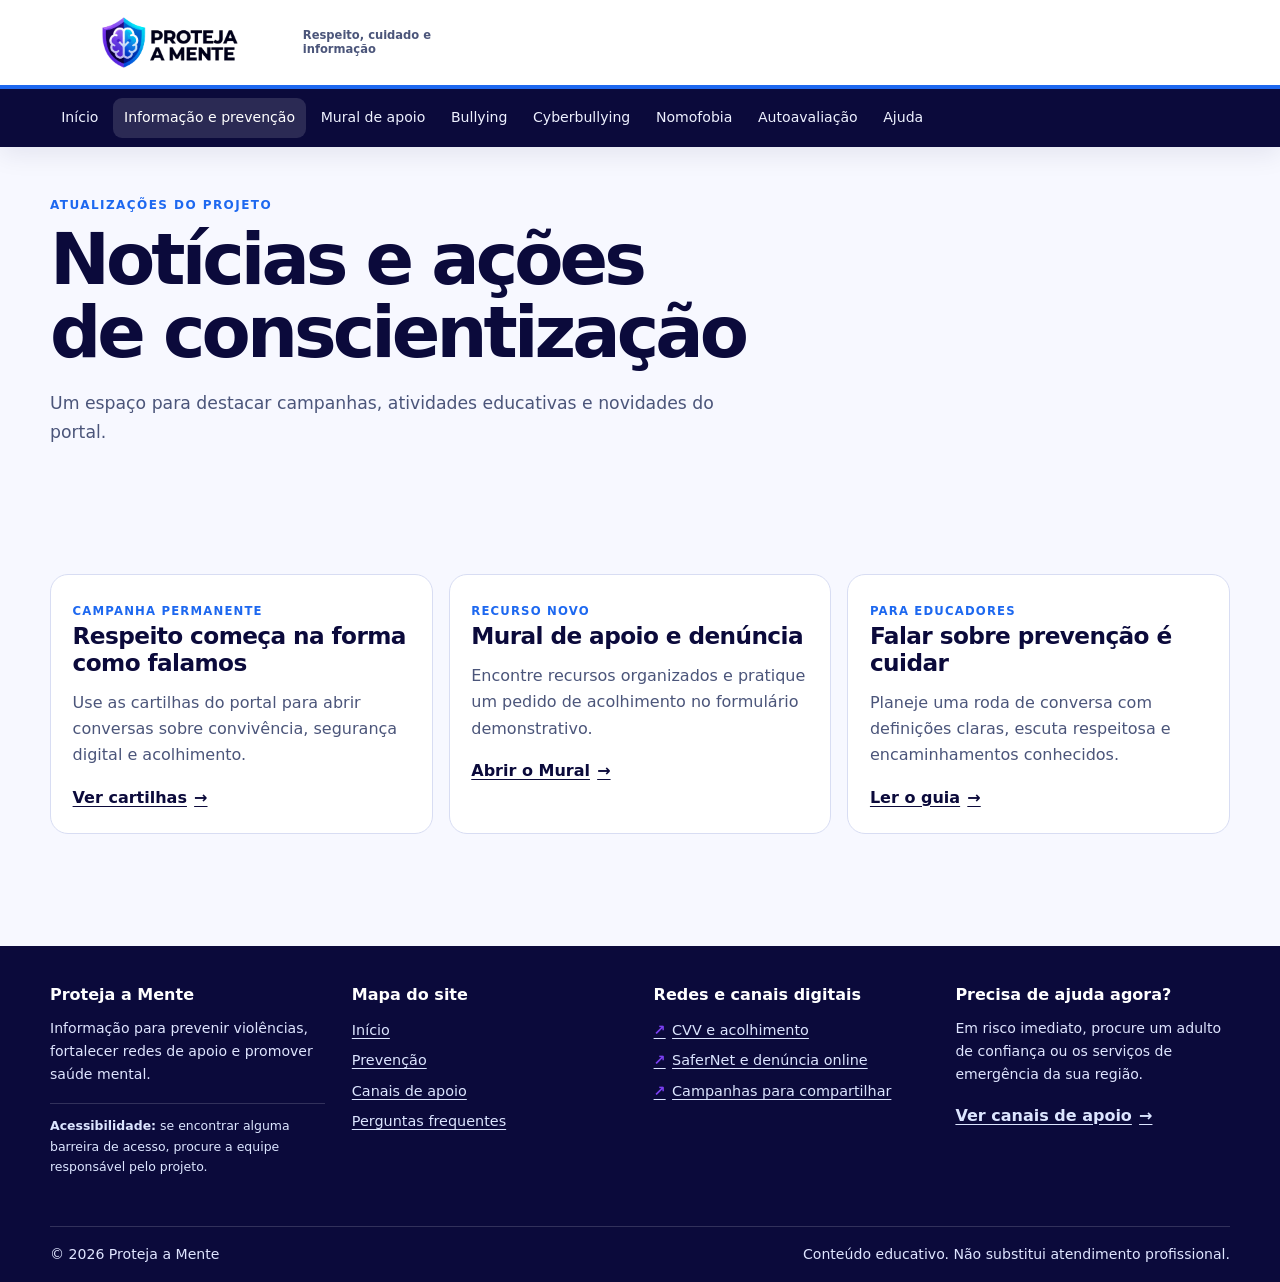
<file: noticias.html>
<!doctype html>
<html lang="pt-BR">
<head>
  <meta charset="UTF-8">
  <meta name="viewport" content="width=device-width, initial-scale=1.0">
  <meta name="description" content="Campanhas e atualizações educativas do projeto Proteja a Mente.">
  <title>Notícias | Proteja a Mente</title>
  <link rel="stylesheet" href="style.css">
  <script src="script.js" defer></script>
</head>
<body>
  <a class="skip-link" href="#conteudo">Saltar para o conteúdo principal</a>
  <header class="site-header">
    <div class="topbar page-shell">
      <a class="brand" href="index.html" aria-label="Proteja a Mente — página inicial">
        <img class="brand-logo" src="img/logo-proteja-a-mente.png" alt="Proteja a Mente">
        <span class="brand-tagline" aria-hidden="true">Respeito, cuidado e informação</span>
      </a>
      <button class="menu-toggle" type="button" aria-expanded="false" aria-controls="site-menu">Menu</button>
    </div>
    <nav class="site-nav" aria-label="Navegação principal">
      <div class="page-shell">
        <ul id="site-menu"><li><a href="index.html">Início</a></li>
<li><a href="prevencao.html" aria-current="page">Informação e prevenção</a></li>
<li><a href="mural.html">Mural de apoio</a></li>
<li><a href="bullying.html">Bullying</a></li>
<li><a href="cyberbullying.html">Cyberbullying</a></li>
<li><a href="nomofobia.html">Nomofobia</a></li>
<li><a href="teste.html">Autoavaliação</a></li>
<li><a href="ajuda.html">Ajuda</a></li></ul>
      </div>
    </nav>
  </header>
  <main id="conteudo">
<section class="page-intro page-shell" aria-labelledby="page-title"><p class="eyebrow">Atualizações do projeto</p><h1 id="page-title">Notícias e ações de conscientização</h1><p>Um espaço para destacar campanhas, atividades educativas e novidades do portal.</p></section>
<section class="page-shell section-block news-grid" aria-label="Notícias educativas"><article class="news-card"><span class="news-date">Campanha permanente</span><h2>Respeito começa na forma como falamos</h2><p>Use as cartilhas do portal para abrir conversas sobre convivência, segurança digital e acolhimento.</p><a class="text-link" href="prevencao.html">Ver cartilhas <span aria-hidden="true">→</span></a></article><article class="news-card"><span class="news-date">Recurso novo</span><h2>Mural de apoio e denúncia</h2><p>Encontre recursos organizados e pratique um pedido de acolhimento no formulário demonstrativo.</p><a class="text-link" href="mural.html">Abrir o Mural <span aria-hidden="true">→</span></a></article><article class="news-card"><span class="news-date">Para educadores</span><h2>Falar sobre prevenção é cuidar</h2><p>Planeje uma roda de conversa com definições claras, escuta respeitosa e encaminhamentos conhecidos.</p><a class="text-link" href="ajuda.html">Ler o guia <span aria-hidden="true">→</span></a></article></section>
</main>
  <footer class="site-footer">
    <div class="page-shell footer-grid">
      <section aria-labelledby="footer-about">
        <h2 id="footer-about">Proteja a Mente</h2>
        <p>Informação para prevenir violências, fortalecer redes de apoio e promover saúde mental.</p>
        <p class="accessibility-note"><strong>Acessibilidade:</strong> se encontrar alguma barreira de acesso, procure a equipe responsável pelo projeto.</p>
      </section>
      <section aria-labelledby="footer-links">
        <h2 id="footer-links">Mapa do site</h2>
        <ul class="footer-links"><li><a href="index.html">Início</a></li><li><a href="prevencao.html">Prevenção</a></li><li><a href="mural.html">Canais de apoio</a></li><li><a href="faq.html">Perguntas frequentes</a></li></ul>
      </section>
      <section class="footer-socials" aria-labelledby="footer-socials-title">
        <h2 id="footer-socials-title">Redes e canais digitais</h2>
        <ul class="footer-links"><li><a href="mural.html#canais">CVV e acolhimento</a></li><li><a href="mural.html#canais">SaferNet e denúncia online</a></li><li><a href="prevencao.html">Campanhas para compartilhar</a></li></ul>
      </section>
      <section aria-labelledby="footer-help">
        <h2 id="footer-help">Precisa de ajuda agora?</h2>
        <p>Em risco imediato, procure um adulto de confiança ou os serviços de emergência da sua região.</p>
        <a class="text-link" href="mural.html#canais">Ver canais de apoio <span aria-hidden="true">→</span></a>
      </section>
    </div>
    <div class="page-shell footer-bottom"><p>© 2026 Proteja a Mente</p><p>Conteúdo educativo. Não substitui atendimento profissional.</p></div>
  </footer>
</body>
</html>
</file>
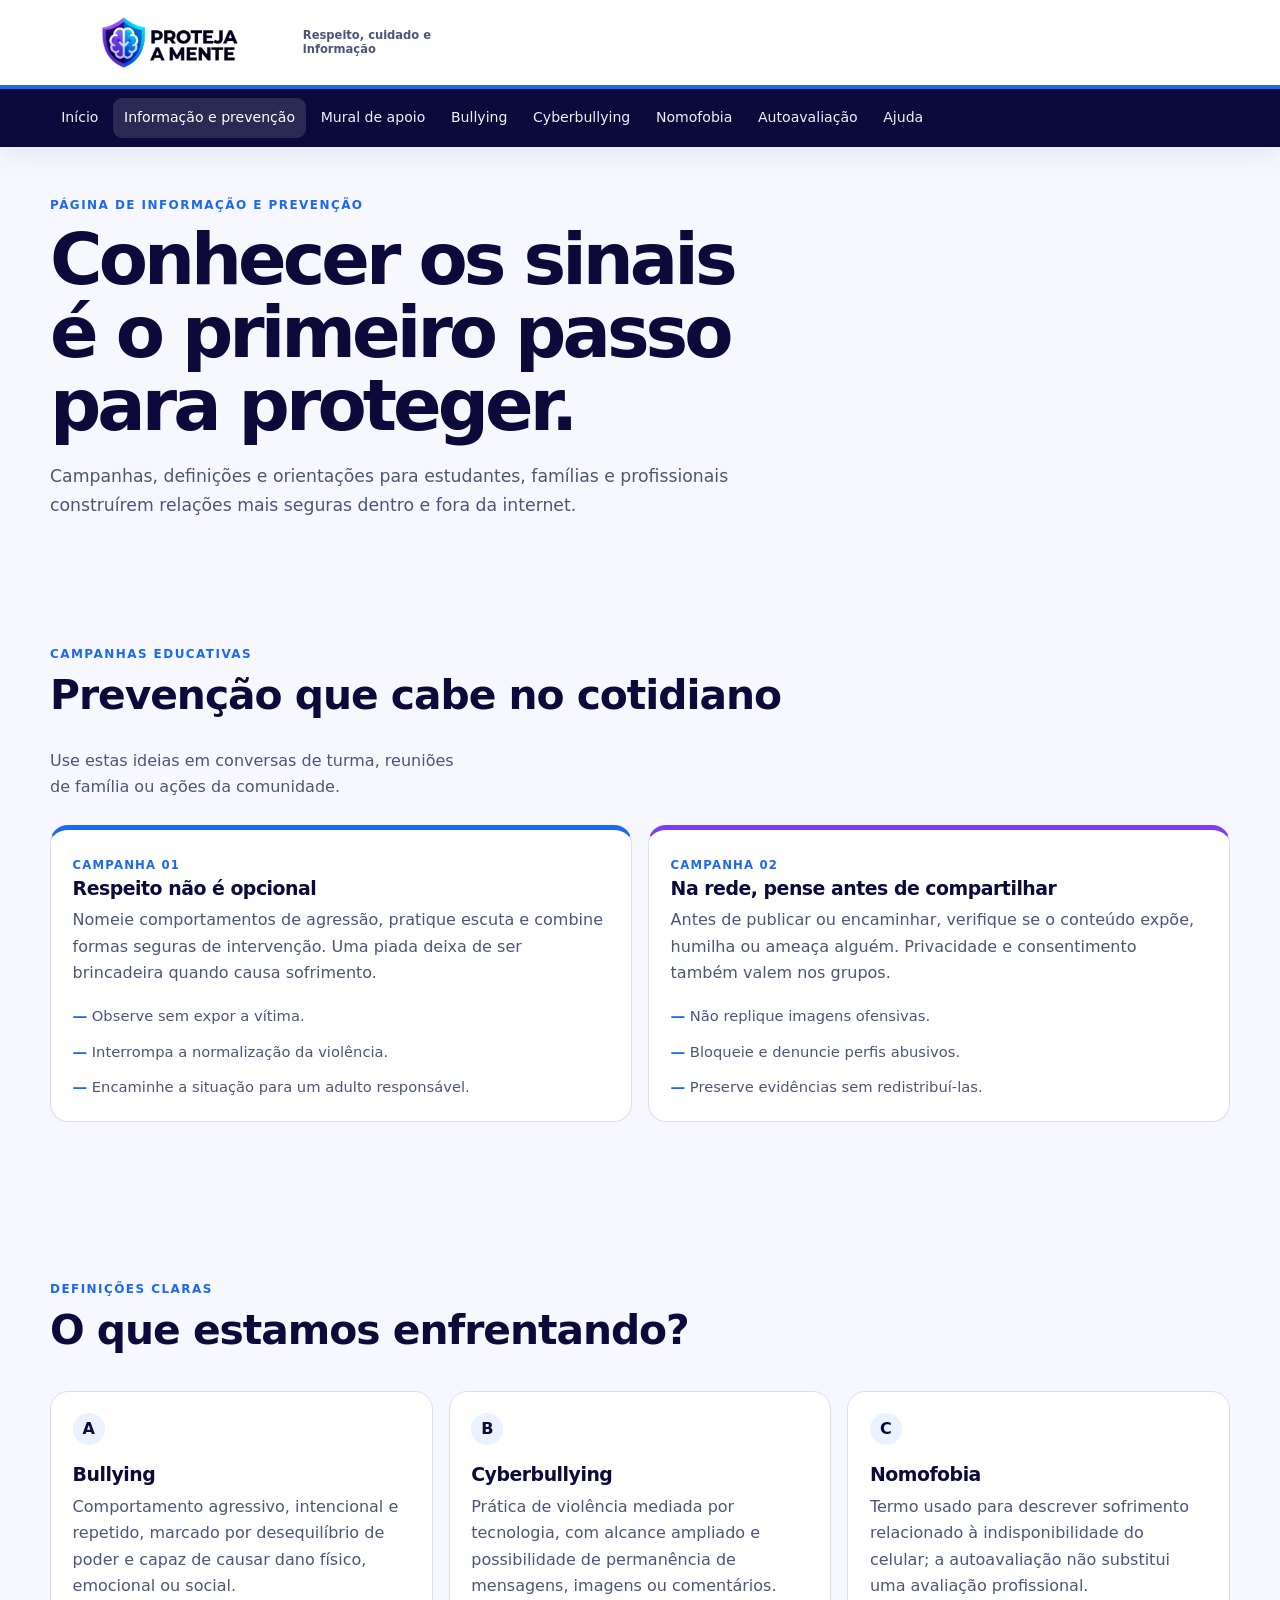
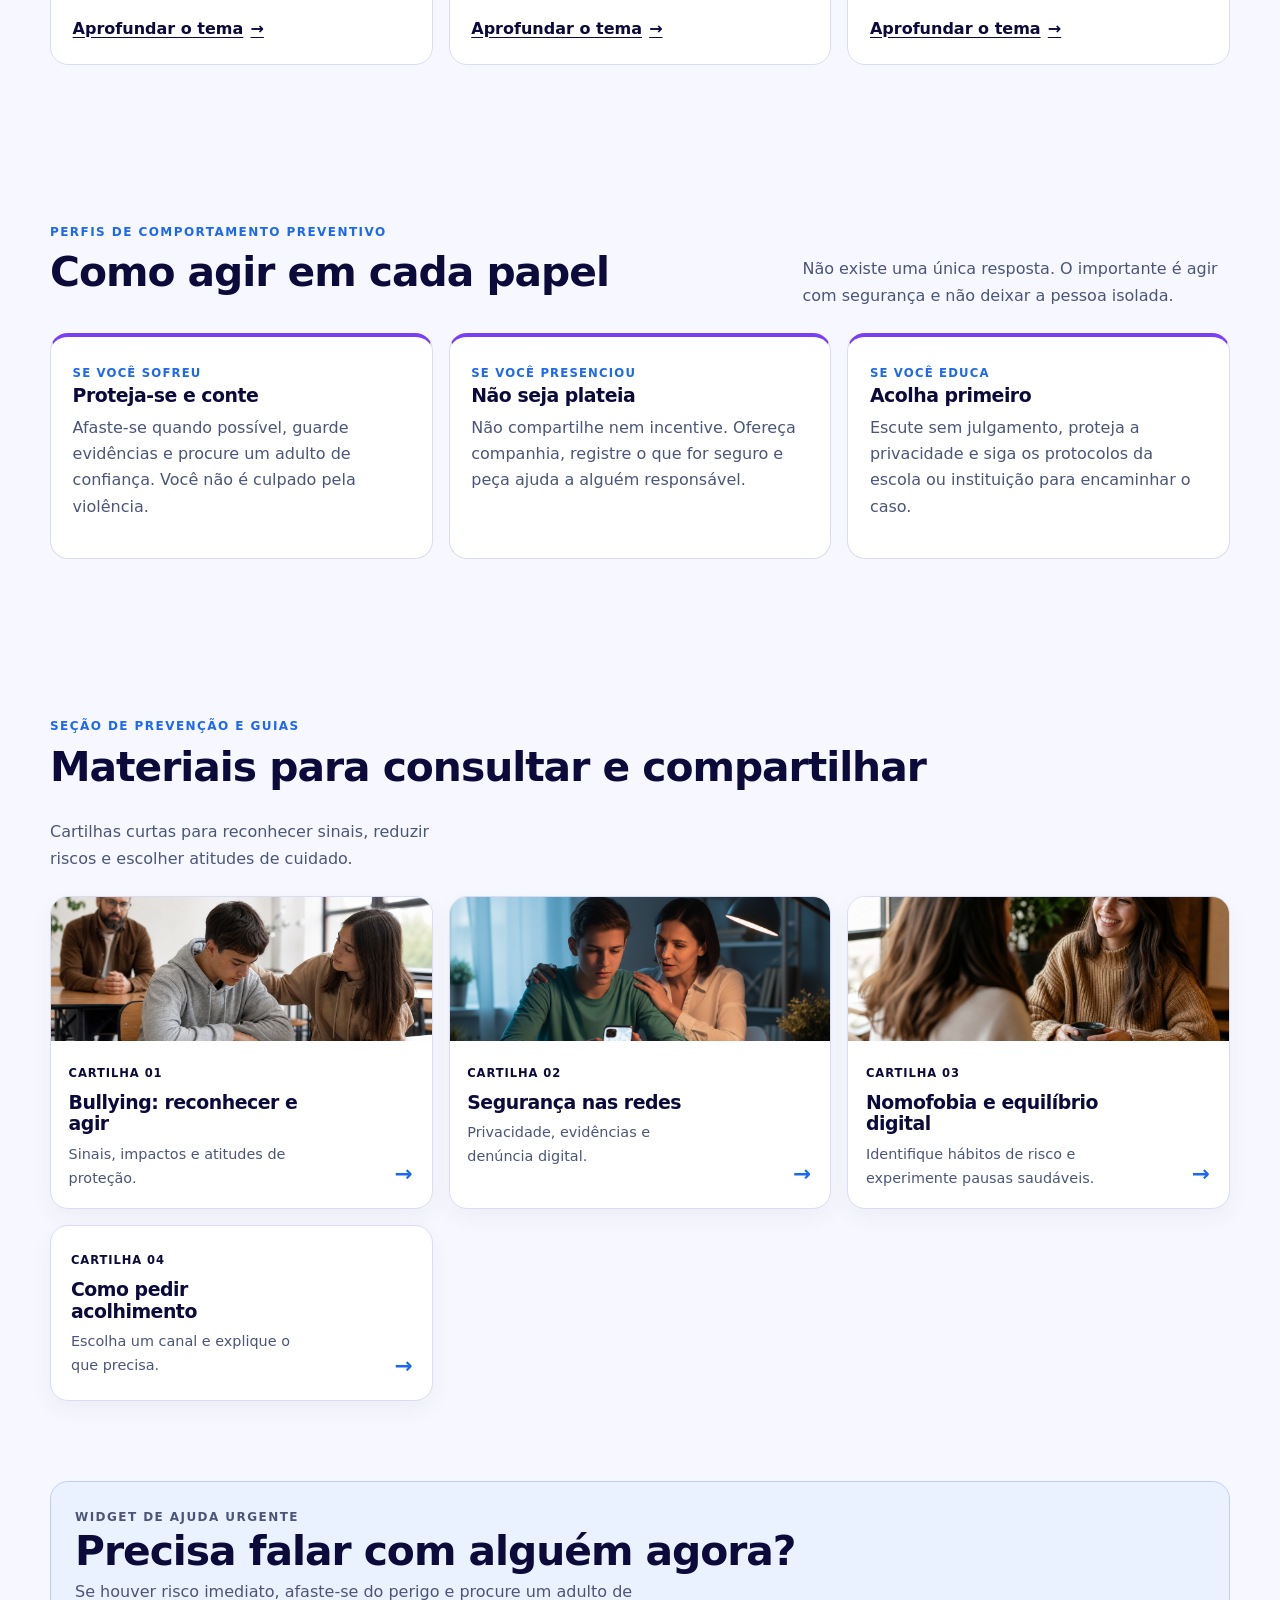
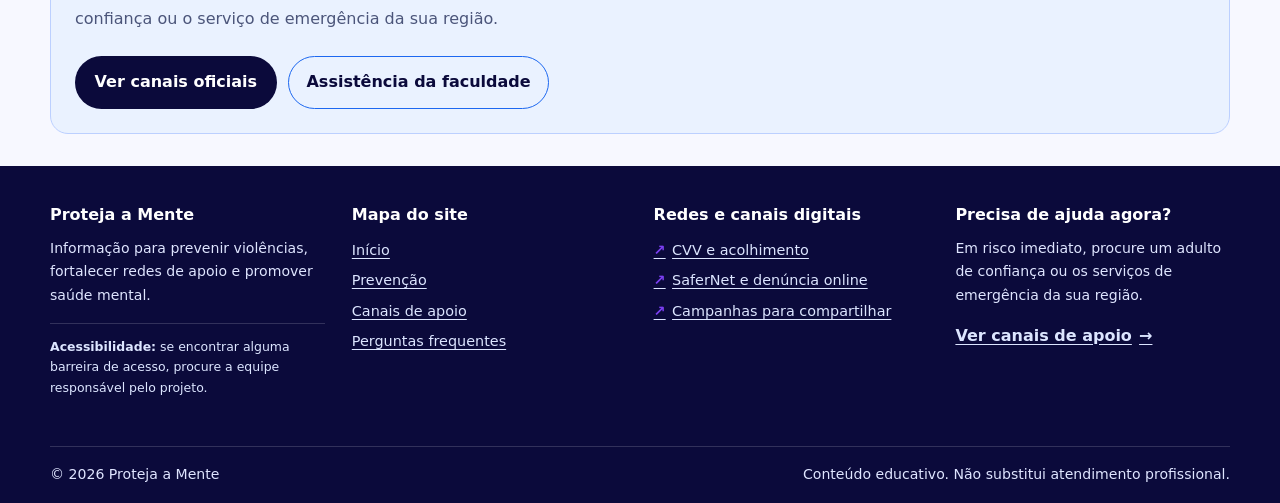
<file: prevencao.html>
<!doctype html>
<html lang="pt-BR">
<head>
  <meta charset="UTF-8">
  <meta name="viewport" content="width=device-width, initial-scale=1.0">
  <meta name="description" content="Definições, campanhas e orientações preventivas sobre bullying, cyberbullying e nomofobia.">
  <title>Informação e prevenção | Proteja a Mente</title>
  <link rel="stylesheet" href="style.css">
  <script src="script.js" defer></script>
</head>
<body>
  <a class="skip-link" href="#conteudo">Saltar para o conteúdo principal</a>
  <header class="site-header">
    <div class="topbar page-shell">
      <a class="brand" href="index.html" aria-label="Proteja a Mente — página inicial">
        <img class="brand-logo" src="img/logo-proteja-a-mente.png" alt="Proteja a Mente">
        <span class="brand-tagline" aria-hidden="true">Respeito, cuidado e informação</span>
      </a>
      <button class="menu-toggle" type="button" aria-expanded="false" aria-controls="site-menu">Menu</button>
    </div>
    <nav class="site-nav" aria-label="Navegação principal">
      <div class="page-shell">
        <ul id="site-menu"><li><a href="index.html">Início</a></li>
<li><a href="prevencao.html" aria-current="page">Informação e prevenção</a></li>
<li><a href="mural.html">Mural de apoio</a></li>
<li><a href="bullying.html">Bullying</a></li>
<li><a href="cyberbullying.html">Cyberbullying</a></li>
<li><a href="nomofobia.html">Nomofobia</a></li>
<li><a href="teste.html">Autoavaliação</a></li>
<li><a href="ajuda.html">Ajuda</a></li></ul>
      </div>
    </nav>
  </header>
  <main id="conteudo">
<section class="page-intro page-shell" aria-labelledby="page-title"><p class="eyebrow">Página de informação e prevenção</p><h1 id="page-title">Conhecer os sinais é o primeiro passo para proteger.</h1><p>Campanhas, definições e orientações para estudantes, famílias e profissionais construírem relações mais seguras dentro e fora da internet.</p></section>

<section class="page-shell section-block" aria-labelledby="campaign-title"><div class="section-heading"><div><p class="eyebrow">Campanhas educativas</p><h2 id="campaign-title">Prevenção que cabe no cotidiano</h2></div><p>Use estas ideias em conversas de turma, reuniões de família ou ações da comunidade.</p></div><div class="campaign-grid"><article class="campaign-card teal"><span class="campaign-kicker">Campanha 01</span><h3>Respeito não é opcional</h3><p>Nomeie comportamentos de agressão, pratique escuta e combine formas seguras de intervenção. Uma piada deixa de ser brincadeira quando causa sofrimento.</p><ul class="compact-list"><li>Observe sem expor a vítima.</li><li>Interrompa a normalização da violência.</li><li>Encaminhe a situação para um adulto responsável.</li></ul></article><article class="campaign-card sand"><span class="campaign-kicker">Campanha 02</span><h3>Na rede, pense antes de compartilhar</h3><p>Antes de publicar ou encaminhar, verifique se o conteúdo expõe, humilha ou ameaça alguém. Privacidade e consentimento também valem nos grupos.</p><ul class="compact-list"><li>Não replique imagens ofensivas.</li><li>Bloqueie e denuncie perfis abusivos.</li><li>Preserve evidências sem redistribuí-las.</li></ul></article></div></section>

<section class="page-shell section-block" aria-labelledby="definitions-title"><div class="section-heading"><div><p class="eyebrow">Definições claras</p><h2 id="definitions-title">O que estamos enfrentando?</h2></div></div><div class="definition-grid"><article><span class="definition-index">A</span><h3>Bullying</h3><p>Comportamento agressivo, intencional e repetido, marcado por desequilíbrio de poder e capaz de causar dano físico, emocional ou social.</p><a class="text-link" href="bullying.html">Aprofundar o tema <span aria-hidden="true">→</span></a></article><article><span class="definition-index">B</span><h3>Cyberbullying</h3><p>Prática de violência mediada por tecnologia, com alcance ampliado e possibilidade de permanência de mensagens, imagens ou comentários.</p><a class="text-link" href="cyberbullying.html">Aprofundar o tema <span aria-hidden="true">→</span></a></article><article><span class="definition-index">C</span><h3>Nomofobia</h3><p>Termo usado para descrever sofrimento relacionado à indisponibilidade do celular; a autoavaliação não substitui uma avaliação profissional.</p><a class="text-link" href="nomofobia.html">Aprofundar o tema <span aria-hidden="true">→</span></a></article></div></section>

<section class="page-shell section-block" id="como-agir" aria-labelledby="act-title"><div class="section-heading"><div><p class="eyebrow">Perfis de comportamento preventivo</p><h2 id="act-title">Como agir em cada papel</h2></div><p>Não existe uma única resposta. O importante é agir com segurança e não deixar a pessoa isolada.</p></div><div class="role-grid"><article class="role-card"><span class="role-label">Se você sofreu</span><h3>Proteja-se e conte</h3><p>Afaste-se quando possível, guarde evidências e procure um adulto de confiança. Você não é culpado pela violência.</p></article><article class="role-card"><span class="role-label">Se você presenciou</span><h3>Não seja plateia</h3><p>Não compartilhe nem incentive. Ofereça companhia, registre o que for seguro e peça ajuda a alguém responsável.</p></article><article class="role-card"><span class="role-label">Se você educa</span><h3>Acolha primeiro</h3><p>Escute sem julgamento, proteja a privacidade e siga os protocolos da escola ou instituição para encaminhar o caso.</p></article></div></section>

<section class="page-shell section-block prevention-guides" aria-labelledby="guides-title"><div class="section-heading"><div><p class="eyebrow">Seção de prevenção e guias</p><h2 id="guides-title">Materiais para consultar e compartilhar</h2></div><p>Cartilhas curtas para reconhecer sinais, reduzir riscos e escolher atitudes de cuidado.</p></div><div class="guide-grid"><a class="guide-card guide-card-image" href="bullying.html"><img src="img/bullying.png" alt="Ilustração de estudantes em uma situação de bullying"><span class="guide-content"><span class="guide-type">Cartilha 01</span><h3>Bullying: reconhecer e agir</h3><p>Sinais, impactos e atitudes de proteção.</p><span class="card-arrow" aria-hidden="true">→</span></span></a><a class="guide-card guide-card-image" href="cyberbullying.html"><img src="img/cyberbullying.png" alt="Ilustração sobre segurança em ambientes digitais"><span class="guide-content"><span class="guide-type">Cartilha 02</span><h3>Segurança nas redes</h3><p>Privacidade, evidências e denúncia digital.</p><span class="card-arrow" aria-hidden="true">→</span></span></a><a class="guide-card guide-card-image" href="nomofobia.html"><img src="img/nomofobia.jpg" alt="Ilustração relacionada ao uso equilibrado do celular"><span class="guide-content"><span class="guide-type">Cartilha 03</span><h3>Nomofobia e equilíbrio digital</h3><p>Identifique hábitos de risco e experimente pausas saudáveis.</p><span class="card-arrow" aria-hidden="true">→</span></span></a><a class="guide-card" href="mural.html"><span class="guide-type">Cartilha 04</span><h3>Como pedir acolhimento</h3><p>Escolha um canal e explique o que precisa.</p><span class="card-arrow" aria-hidden="true">→</span></a></div></section>

<section class="page-shell section-block urgent-widget" aria-labelledby="urgent-widget-title"><div><p class="eyebrow">Widget de ajuda urgente</p><h2 id="urgent-widget-title">Precisa falar com alguém agora?</h2><p>Se houver risco imediato, afaste-se do perigo e procure um adulto de confiança ou o serviço de emergência da sua região.</p></div><div class="urgent-actions"><a class="button button-dark" href="mural.html#canais">Ver canais oficiais</a><a class="button button-light-outline" href="mural.html#assistencia">Assistência da faculdade</a></div></section>
</main>
  <footer class="site-footer">
    <div class="page-shell footer-grid">
      <section aria-labelledby="footer-about">
        <h2 id="footer-about">Proteja a Mente</h2>
        <p>Informação para prevenir violências, fortalecer redes de apoio e promover saúde mental.</p>
        <p class="accessibility-note"><strong>Acessibilidade:</strong> se encontrar alguma barreira de acesso, procure a equipe responsável pelo projeto.</p>
      </section>
      <section aria-labelledby="footer-links">
        <h2 id="footer-links">Mapa do site</h2>
        <ul class="footer-links"><li><a href="index.html">Início</a></li><li><a href="prevencao.html">Prevenção</a></li><li><a href="mural.html">Canais de apoio</a></li><li><a href="faq.html">Perguntas frequentes</a></li></ul>
      </section>
      <section class="footer-socials" aria-labelledby="footer-socials-title">
        <h2 id="footer-socials-title">Redes e canais digitais</h2>
        <ul class="footer-links"><li><a href="mural.html#canais">CVV e acolhimento</a></li><li><a href="mural.html#canais">SaferNet e denúncia online</a></li><li><a href="prevencao.html">Campanhas para compartilhar</a></li></ul>
      </section>
      <section aria-labelledby="footer-help">
        <h2 id="footer-help">Precisa de ajuda agora?</h2>
        <p>Em risco imediato, procure um adulto de confiança ou os serviços de emergência da sua região.</p>
        <a class="text-link" href="mural.html#canais">Ver canais de apoio <span aria-hidden="true">→</span></a>
      </section>
    </div>
    <div class="page-shell footer-bottom"><p>© 2026 Proteja a Mente</p><p>Conteúdo educativo. Não substitui atendimento profissional.</p></div>
  </footer>
</body>
</html>
</file>
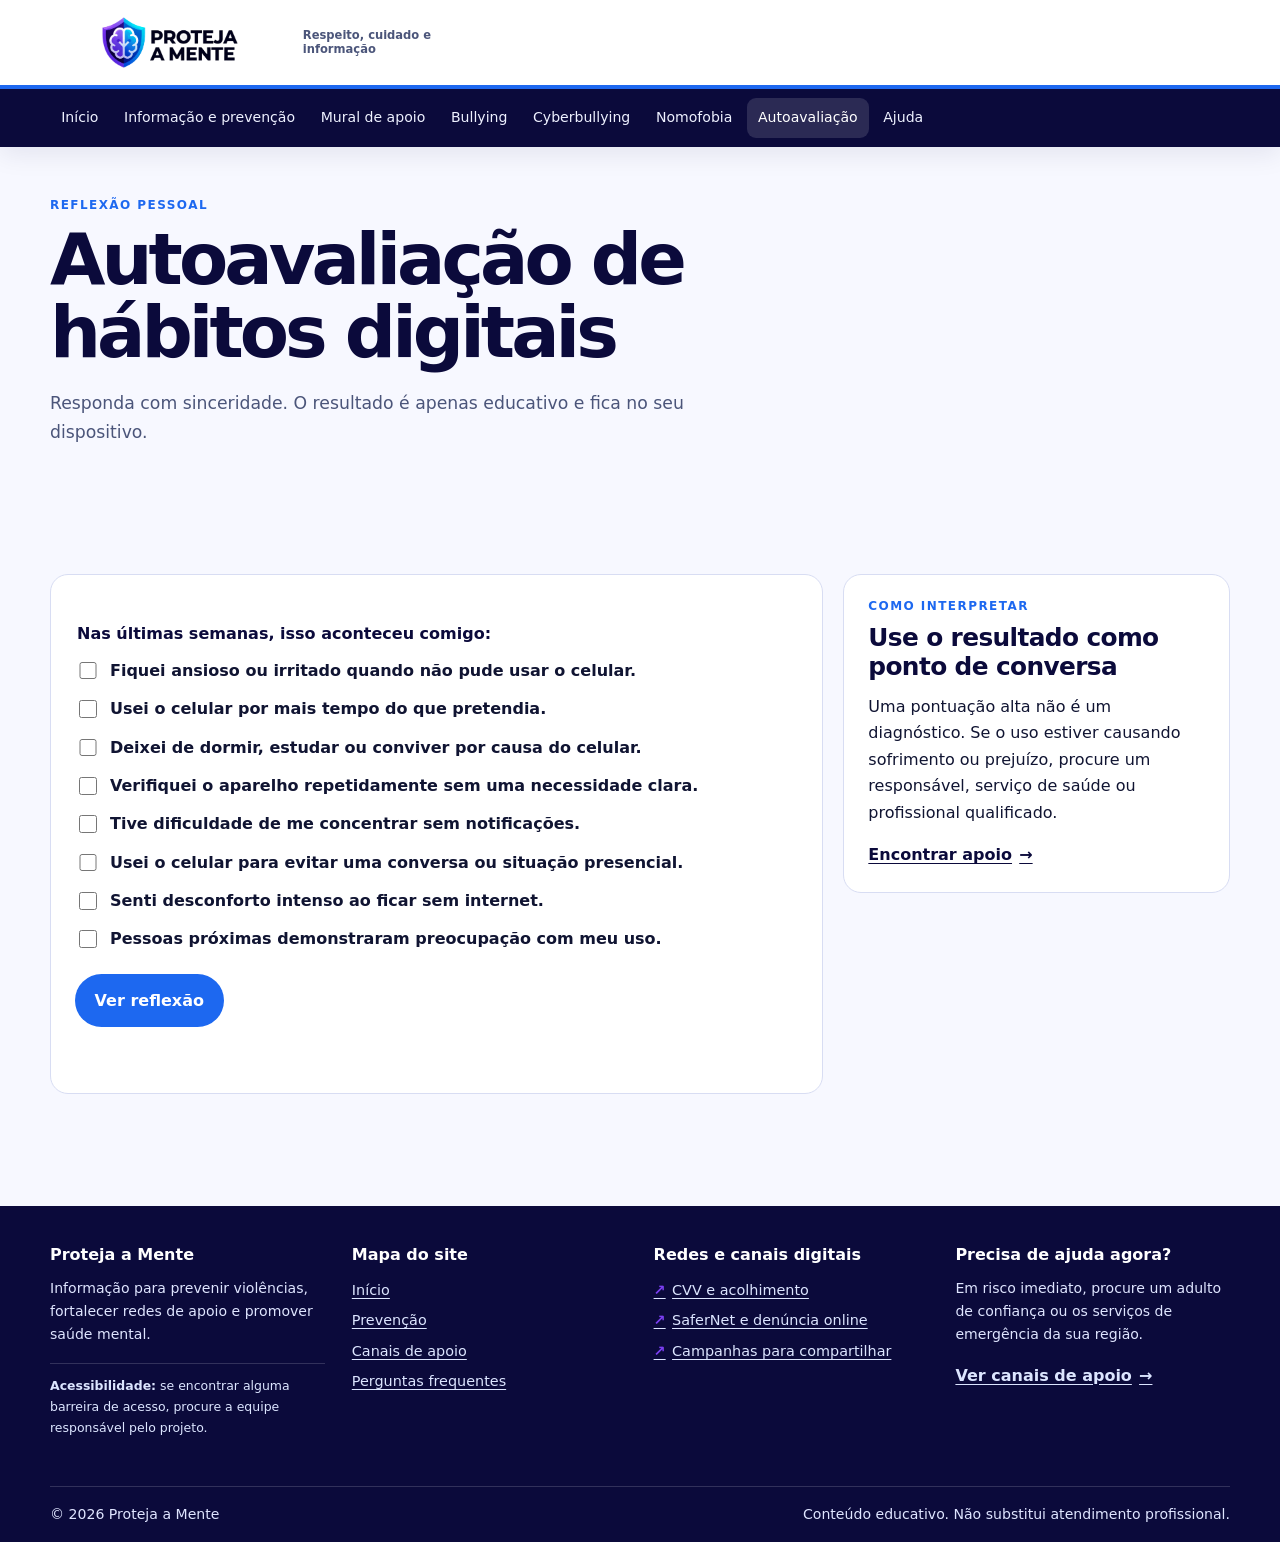
<file: teste.html>
<!doctype html>
<html lang="pt-BR">
<head>
  <meta charset="UTF-8">
  <meta name="viewport" content="width=device-width, initial-scale=1.0">
  <meta name="description" content="Autoavaliação educativa sobre hábitos digitais e uso do celular.">
  <title>Autoavaliação | Proteja a Mente</title>
  <link rel="stylesheet" href="style.css">
  <script src="script.js" defer></script>
</head>
<body>
  <a class="skip-link" href="#conteudo">Saltar para o conteúdo principal</a>
  <header class="site-header">
    <div class="topbar page-shell">
      <a class="brand" href="index.html" aria-label="Proteja a Mente — página inicial">
        <img class="brand-logo" src="img/logo-proteja-a-mente.png" alt="Proteja a Mente">
        <span class="brand-tagline" aria-hidden="true">Respeito, cuidado e informação</span>
      </a>
      <button class="menu-toggle" type="button" aria-expanded="false" aria-controls="site-menu">Menu</button>
    </div>
    <nav class="site-nav" aria-label="Navegação principal">
      <div class="page-shell">
        <ul id="site-menu"><li><a href="index.html">Início</a></li>
<li><a href="prevencao.html">Informação e prevenção</a></li>
<li><a href="mural.html">Mural de apoio</a></li>
<li><a href="bullying.html">Bullying</a></li>
<li><a href="cyberbullying.html">Cyberbullying</a></li>
<li><a href="nomofobia.html">Nomofobia</a></li>
<li><a href="teste.html" aria-current="page">Autoavaliação</a></li>
<li><a href="ajuda.html">Ajuda</a></li></ul>
      </div>
    </nav>
  </header>
  <main id="conteudo">
<section class="page-intro page-shell" aria-labelledby="page-title"><p class="eyebrow">Reflexão pessoal</p><h1 id="page-title">Autoavaliação de hábitos digitais</h1><p>Responda com sinceridade. O resultado é apenas educativo e fica no seu dispositivo.</p></section>
<section class="page-shell section-block form-layout"><form id="quizForm" class="form-panel quiz-form"><fieldset><legend>Nas últimas semanas, isso aconteceu comigo:</legend><label><input type="checkbox" name="q" value="1"> Fiquei ansioso ou irritado quando não pude usar o celular.</label><label><input type="checkbox" name="q" value="1"> Usei o celular por mais tempo do que pretendia.</label><label><input type="checkbox" name="q" value="1"> Deixei de dormir, estudar ou conviver por causa do celular.</label><label><input type="checkbox" name="q" value="1"> Verifiquei o aparelho repetidamente sem uma necessidade clara.</label><label><input type="checkbox" name="q" value="1"> Tive dificuldade de me concentrar sem notificações.</label><label><input type="checkbox" name="q" value="1"> Usei o celular para evitar uma conversa ou situação presencial.</label><label><input type="checkbox" name="q" value="1"> Senti desconforto intenso ao ficar sem internet.</label><label><input type="checkbox" name="q" value="1"> Pessoas próximas demonstraram preocupação com meu uso.</label></fieldset><button class="button button-primary" type="submit">Ver reflexão</button><p class="form-feedback" id="quizFeedback" role="status" aria-live="polite"></p></form><aside class="aside-panel"><p class="eyebrow">Como interpretar</p><h2>Use o resultado como ponto de conversa</h2><p>Uma pontuação alta não é um diagnóstico. Se o uso estiver causando sofrimento ou prejuízo, procure um responsável, serviço de saúde ou profissional qualificado.</p><a class="text-link" href="mural.html#canais">Encontrar apoio <span aria-hidden="true">→</span></a></aside></section>
</main>
  <footer class="site-footer">
    <div class="page-shell footer-grid">
      <section aria-labelledby="footer-about">
        <h2 id="footer-about">Proteja a Mente</h2>
        <p>Informação para prevenir violências, fortalecer redes de apoio e promover saúde mental.</p>
        <p class="accessibility-note"><strong>Acessibilidade:</strong> se encontrar alguma barreira de acesso, procure a equipe responsável pelo projeto.</p>
      </section>
      <section aria-labelledby="footer-links">
        <h2 id="footer-links">Mapa do site</h2>
        <ul class="footer-links"><li><a href="index.html">Início</a></li><li><a href="prevencao.html">Prevenção</a></li><li><a href="mural.html">Canais de apoio</a></li><li><a href="faq.html">Perguntas frequentes</a></li></ul>
      </section>
      <section class="footer-socials" aria-labelledby="footer-socials-title">
        <h2 id="footer-socials-title">Redes e canais digitais</h2>
        <ul class="footer-links"><li><a href="mural.html#canais">CVV e acolhimento</a></li><li><a href="mural.html#canais">SaferNet e denúncia online</a></li><li><a href="prevencao.html">Campanhas para compartilhar</a></li></ul>
      </section>
      <section aria-labelledby="footer-help">
        <h2 id="footer-help">Precisa de ajuda agora?</h2>
        <p>Em risco imediato, procure um adulto de confiança ou os serviços de emergência da sua região.</p>
        <a class="text-link" href="mural.html#canais">Ver canais de apoio <span aria-hidden="true">→</span></a>
      </section>
    </div>
    <div class="page-shell footer-bottom"><p>© 2026 Proteja a Mente</p><p>Conteúdo educativo. Não substitui atendimento profissional.</p></div>
  </footer>
</body>
</html>
</file>
<file: style.css>
:root {
  --ink: #101432;
  --ink-soft: #4b557a;
  --paper: #f7f8ff;
  --surface: #ffffff;
  --brand: #1d68f0;
  --brand-dark: #0b0a3b;
  --brand-light: #eaf2ff;
  --accent: #7b3ff2;
  --accent-dark: #5120b5;
  --line: #d8ddf3;
  --danger-bg: #fff0f6;
  --danger-ink: #7b1e47;
  --shadow: 0 18px 45px rgba(11, 10, 59, .12);
  --radius: 18px;
  --max: 1180px;
  --ease: cubic-bezier(.23, 1, .32, 1);
}
* { box-sizing: border-box; }
html { scroll-behavior: smooth; }
body { margin: 0; background: var(--paper); color: var(--ink); font-family: Inter, ui-sans-serif, system-ui, -apple-system, BlinkMacSystemFont, "Segoe UI", sans-serif; font-size: 1rem; line-height: 1.65; }
img { display: block; max-width: 100%; height: auto; }
a { color: var(--brand-dark); text-underline-offset: .2em; }
a:hover { color: var(--brand); }
button, input, textarea, select { font: inherit; }
button, a, input, textarea, summary { -webkit-tap-highlight-color: transparent; }
:focus-visible { outline: 3px solid var(--accent); outline-offset: 3px; }
.page-shell { width: min(var(--max), calc(100% - 2rem)); margin-inline: auto; }
.skip-link { position: absolute; left: 1rem; top: -5rem; z-index: 20; background: var(--accent); color: var(--ink); padding: .65rem 1rem; border-radius: .5rem; font-weight: 800; }
.skip-link:focus { top: 1rem; }
.site-header { background: var(--surface); color: var(--brand-dark); box-shadow: 0 8px 24px rgba(11, 10, 59, .08); }
.topbar { display: flex; align-items: center; justify-content: space-between; gap: 1rem; padding-block: .8rem; }
.brand { display: inline-flex; align-items: center; gap: .8rem; color: var(--brand-dark); text-decoration: none; }
.brand:hover { color: var(--brand-dark); }
.brand-logo { display: block; width: clamp(10.5rem, 24vw, 15rem); max-height: 3.7rem; object-fit: contain; }
.brand-tagline { color: var(--ink-soft); font-size: .72rem; font-weight: 700; line-height: 1.25; max-width: 10rem; }
.menu-toggle { border: 1px solid var(--brand); border-radius: 999px; background: var(--surface); color: var(--brand-dark); padding: .45rem .8rem; cursor: pointer; }
.site-nav { background: var(--brand-dark); border-top: 4px solid var(--brand); }
.site-nav ul { display: none; list-style: none; margin: 0; padding: .55rem 0; gap: .2rem; }
.site-nav ul.is-open { display: grid; }
.site-nav a { display: block; color: #eef1ff; padding: .55rem .7rem; border-radius: 9px; text-decoration: none; font-size: .88rem; }
.site-nav a:hover, .site-nav a[aria-current="page"] { background: rgba(255,255,255,.13); color: #fff; }
.hero { display: grid; gap: 2rem; padding-block: 3rem 2rem; }
.hero-copy { align-self: center; }
.eyebrow { margin: 0 0 .65rem; color: var(--brand); font-size: .75rem; font-weight: 850; letter-spacing: .12em; line-height: 1.2; text-transform: uppercase; }
.hero h1, .page-intro h1 { max-width: 14ch; margin: 0; color: var(--brand-dark); font-size: clamp(2.35rem, 8vw, 4.7rem); letter-spacing: -.055em; line-height: 1.02; }
.hero-lead { max-width: 60ch; margin: 1.25rem 0 1.5rem; color: var(--ink-soft); font-size: 1.08rem; }
.button-row { display: flex; flex-wrap: wrap; align-items: center; gap: .75rem; }
.button { display: inline-flex; align-items: center; justify-content: center; min-height: 2.9rem; border: 2px solid transparent; border-radius: 999px; padding: .7rem 1.1rem; font-weight: 800; text-decoration: none; cursor: pointer; transition: transform .16s var(--ease), background-color .18s var(--ease), color .18s var(--ease), border-color .18s var(--ease); }
.button:hover { text-decoration: none; transform: translateY(-2px); }
.button:active { transform: scale(.97); }
.button-primary { background: var(--brand); color: #fff; }
.button-primary:hover { background: var(--brand-dark); color: #fff; }
.button-secondary { border-color: var(--brand); color: var(--brand-dark); background: transparent; }
.button-secondary:hover { background: var(--brand-light); }
.button-ghost { border-color: var(--line); color: var(--brand-dark); background: rgba(255,255,255,.55); }
.button-light { background: #fff; color: var(--brand-dark); }
.button-dark { background: var(--brand-dark); color: #fff; }
.button-dark:hover { background: #080727; color: #fff; }
.hero-note { display: flex; align-items: center; gap: .5rem; margin: 1rem 0 0; color: var(--ink-soft); font-size: .85rem; }
.status-dot { width: .55rem; height: .55rem; border-radius: 50%; background: var(--accent); box-shadow: 0 0 0 .3rem rgba(123,63,242,.22); }
.hero-art { position: relative; margin: 0; padding: .65rem; border-radius: 2rem; background: var(--brand-light); box-shadow: var(--shadow); }
.hero-art img { width: 100%; max-height: 29rem; object-fit: cover; border-radius: 1.5rem; }
.hero-art figcaption { padding: .7rem .5rem .15rem; color: var(--brand-dark); font-size: .8rem; font-weight: 650; }
.section-block { padding-block: 3.8rem; }
.section-heading { display: flex; flex-wrap: wrap; align-items: end; justify-content: space-between; gap: 1rem 2rem; margin-bottom: 1.5rem; }
.section-heading > p { max-width: 42ch; margin: 0; color: var(--ink-soft); }
h2, h3 { color: var(--brand-dark); line-height: 1.15; letter-spacing: -.025em; }
h2 { margin: 0 0 .8rem; font-size: clamp(1.65rem, 4vw, 2.55rem); }
h3 { margin: 0 0 .5rem; font-size: 1.18rem; }
p { margin: 0 0 1rem; }
.quick-grid, .topic-grid { display: grid; grid-template-columns: repeat(auto-fit, minmax(min(100%, 17rem), 1fr)); gap: 1rem; }
.quick-card, .guide-card { position: relative; display: block; min-height: 10.5rem; padding: 1.25rem; border: 1px solid var(--line); border-radius: var(--radius); background: var(--surface); box-shadow: 0 8px 22px rgba(11,10,59,.05); color: var(--ink); text-decoration: none; transition: transform .2s var(--ease), box-shadow .2s var(--ease), border-color .2s var(--ease); }
.quick-card:hover, .guide-card:hover { transform: translateY(-4px); border-color: #aabffc; box-shadow: var(--shadow); color: var(--ink); }
.quick-card.featured { border-color: var(--accent); background: #f6f0ff; }
.quick-number { display: block; margin-bottom: 1.2rem; color: var(--brand); font-size: .73rem; font-weight: 900; letter-spacing: .1em; }
.quick-card p, .guide-card p { max-width: 26ch; margin: 0; color: var(--ink-soft); font-size: .9rem; }
.card-arrow { position: absolute; right: 1.2rem; bottom: 1rem; color: var(--brand); font-size: 1.35rem; font-weight: 800; }
.focus-layout, .two-column-cards, .mural-layout, .reading-layout, .form-layout { display: grid; gap: 1.25rem; align-items: start; }
.feature-panel, .checklist-panel, .aside-panel, .form-panel { padding: 1.5rem; border-radius: var(--radius); }
.feature-panel { background: var(--brand-dark); color: #edf1ff; }
.feature-panel h2, .feature-panel h3 { color: #fff; }
.feature-panel .eyebrow { color: #b6ccff; }
.feature-panel p { color: #d9e4ff; }
.checklist-panel, .aside-panel { border: 1px solid var(--line); background: var(--surface); }
.checklist-panel h2, .aside-panel h2 { font-size: 1.55rem; }
.check-list, .compact-list, .footer-links { display: grid; gap: .7rem; margin: 0; padding: 0; list-style: none; }
.check-list li { position: relative; padding-left: 1.5rem; }
.check-list li::before { position: absolute; left: 0; top: .42rem; width: .7rem; height: .7rem; border: 2px solid var(--accent); border-radius: 50%; content: ""; }
.topic-grid, .campaign-grid, .definition-grid, .role-grid, .guide-grid, .news-grid, .contact-grid, .stats-grid, .myth-grid { display: grid; gap: 1rem; }
.topic-card { overflow: hidden; border: 1px solid var(--line); border-radius: var(--radius); background: var(--surface); }
.topic-card img { width: 100%; height: 11rem; object-fit: cover; }
.topic-card > div { padding: 1.15rem; }
.topic-label, .campaign-kicker, .guide-type, .contact-label, .news-date, .role-label { margin: 0 0 .55rem; color: var(--brand); font-size: .73rem; font-weight: 850; letter-spacing: .1em; text-transform: uppercase; }
.topic-card p { color: var(--ink-soft); }
.text-link { display: inline-flex; align-items: center; gap: .45rem; font-weight: 850; }
.text-link span { transition: transform .18s var(--ease); }
.text-link:hover span { transform: translateX(4px); }
.myth-layout { display: grid; gap: 1.5rem; align-items: start; }
.section-intro { color: var(--ink-soft); }
.myth-grid article { padding: 1.2rem; border-radius: var(--radius); background: var(--surface); box-shadow: 0 7px 20px rgba(11,10,59,.06); }
.myth-tag { display: inline-block; margin-bottom: .75rem; border-radius: 999px; padding: .2rem .65rem; font-size: .72rem; font-weight: 900; letter-spacing: .08em; text-transform: uppercase; }
.myth { background: #f0eaff; color: #5a2a9a; }
.fact { background: var(--brand-light); color: var(--brand-dark); }
.myth-grid p { margin: 0; color: var(--ink-soft); }
.support-cta { display: flex; flex-wrap: wrap; align-items: center; justify-content: space-between; gap: 1.5rem; margin-block: 2rem 3.5rem; padding: 1.6rem; border-radius: var(--radius); background: var(--brand); color: #eef1ff; }
.support-cta h2 { color: #fff; }
.support-cta p { max-width: 57ch; color: #e0e7ff; }
.support-cta .eyebrow { color: #c5b8ff; }
.page-intro { padding-block: 3.2rem 2rem; }
.page-intro p:last-child { max-width: 65ch; margin-top: 1.25rem; color: var(--ink-soft); font-size: 1.08rem; }
.campaign-card, .definition-grid article, .role-card, .guide-card, .news-card, .contact-card, .stats-grid article { border: 1px solid var(--line); border-radius: var(--radius); background: var(--surface); }
.campaign-card { padding: 1.35rem; border-top: 5px solid var(--brand); }
.campaign-card.sand { border-top-color: var(--accent); }
.campaign-card p { color: var(--ink-soft); }
.compact-list { margin-top: 1.1rem; color: var(--ink-soft); font-size: .92rem; }
.compact-list li { padding-left: 1.2rem; position: relative; }
.compact-list li::before { position: absolute; left: 0; content: "—"; color: var(--brand); font-weight: 900; }
.definition-grid article, .role-card, .contact-card, .stats-grid article { padding: 1.35rem; }
.definition-grid p, .role-card p, .contact-card p, .stats-grid p { color: var(--ink-soft); }
.definition-index { display: grid; place-items: center; width: 2rem; height: 2rem; margin-bottom: 1.2rem; border-radius: 50%; background: var(--brand-light); color: var(--brand-dark); font-weight: 900; }
.role-card { border-top: 4px solid var(--accent); }
.guide-card { min-height: 11rem; }
.guide-card h3 { max-width: 18ch; }
.urgent-banner { display: flex; flex-wrap: wrap; align-items: center; gap: 1rem; margin-bottom: 1rem; padding: 1rem 1.15rem; border: 1px solid #cbbcf4; border-radius: var(--radius); background: var(--danger-bg); color: var(--danger-ink); }
.urgent-banner h2 { margin: 0 0 .2rem; color: var(--danger-ink); font-size: 1.15rem; }
.urgent-banner p { margin: 0; font-size: .9rem; }
.urgent-banner > div { flex: 1 1 16rem; }
.urgent-icon { display: grid; flex: 0 0 2rem; place-items: center; width: 2rem; height: 2rem; border-radius: 50%; background: var(--accent); color: var(--ink); font-weight: 900; }
.table-wrap { overflow-x: auto; margin-top: 1rem; border: 1px solid var(--line); border-radius: var(--radius); background: var(--surface); }
table { width: 100%; min-width: 42rem; border-collapse: collapse; text-align: left; }
caption { padding: 1.15rem 1.15rem .7rem; color: var(--brand-dark); font-size: 1.1rem; font-weight: 850; text-align: left; }
th, td { padding: .85rem 1.15rem; border-top: 1px solid var(--line); vertical-align: top; }
thead th { background: #eef3ff; color: var(--brand-dark); font-size: .82rem; }
tbody th { width: 23%; color: var(--brand-dark); }
tbody td { color: var(--ink-soft); }
.form-panel { border: 1px solid var(--line); background: var(--surface); }
.form-panel h2 { font-size: 2rem; }
.form-panel > p { color: var(--ink-soft); }
fieldset { display: grid; gap: .75rem; margin: 1.35rem 0; padding: 0; border: 0; }
legend { margin-bottom: .65rem; color: var(--brand-dark); font-weight: 850; }
label { color: var(--ink); font-weight: 650; }
fieldset label, .consent { display: flex; align-items: flex-start; gap: .65rem; font-weight: 550; }
input[type="radio"], input[type="checkbox"] { flex: 0 0 auto; width: 1.1rem; height: 1.1rem; margin-top: .25rem; accent-color: var(--brand); }
.form-grid { display: grid; gap: .35rem; }
.form-grid label { margin-top: .7rem; }
label span { color: var(--ink-soft); font-size: .8rem; font-weight: 500; }
input[type="text"], input[type="email"], textarea, select { width: 100%; border: 1px solid #b8c8ef; border-radius: 10px; background: #fbfcff; color: var(--ink); padding: .75rem .85rem; }
textarea { resize: vertical; }
input::placeholder, textarea::placeholder { color: #6b8188; }
.field-help { margin: 0; color: var(--ink-soft); font-size: .8rem; text-align: right; }
.consent { margin: 1.2rem 0; font-size: .88rem; }
.form-feedback { min-height: 1.6em; margin: 1rem 0 0; font-weight: 750; }
.form-feedback.success { color: #1b7f5a; }
.form-feedback.error { color: #b4234d; }
.callout { margin: 1.2rem 0; padding: 1rem; border-left: 4px solid var(--accent); background: #f6f0ff; color: var(--ink-soft); }
.reading-content { max-width: 72ch; }
.reading-content h2:not(:first-child) { margin-top: 2rem; }
.number-list { display: grid; gap: .8rem; padding-left: 1.5rem; }
.steps-grid { display: grid; gap: .8rem; margin-block: 1.3rem; }
.steps-grid article { padding: 1rem; border-radius: 14px; background: var(--brand-light); }
.steps-grid span { color: var(--brand); font-size: .75rem; font-weight: 900; }
.steps-grid h3 { margin-top: .45rem; }
.steps-grid p { margin: 0; color: var(--ink-soft); font-size: .9rem; }
.aside-panel img { width: 100%; margin-bottom: 1.2rem; border-radius: 12px; }
.aside-panel hr { margin: 1.4rem 0; border: 0; border-top: 1px solid var(--line); }
.big-steps { display: grid; gap: 1rem; margin: 0; padding: 0; list-style: none; }
.big-steps li { display: flex; gap: 1rem; padding: 1.1rem; border: 1px solid var(--line); border-radius: var(--radius); background: var(--surface); }
.big-steps li > span { display: grid; flex: 0 0 2.5rem; place-items: center; height: 2.5rem; border-radius: 50%; background: var(--brand); color: #fff; font-weight: 900; }
.big-steps h3, .big-steps p { margin-bottom: .25rem; }
.big-steps p { color: var(--ink-soft); }
.faq-list { display: grid; gap: .75rem; max-width: 900px; }
details { border: 1px solid var(--line); border-radius: 13px; background: var(--surface); }
summary { cursor: pointer; padding: 1rem 1.1rem; color: var(--brand-dark); font-weight: 800; }
details p { margin: 0; padding: 0 1.1rem 1.1rem; color: var(--ink-soft); }
.news-card { padding: 1.35rem; }
.news-card h2 { font-size: 1.45rem; }
.news-card p { color: var(--ink-soft); }
.stats-grid article { border-top: 4px solid var(--brand); }
.stats-grid strong { display: block; margin-bottom: 1rem; color: var(--accent-dark); font-size: 1.1rem; }
.site-footer { margin-top: 2rem; padding-top: 2.5rem; background: var(--brand-dark); color: #dfe5ff; }
.footer-grid { display: grid; grid-template-columns: repeat(auto-fit, minmax(min(100%, 14rem), 1fr)); gap: 1.7rem; }
.site-footer h2 { color: #fff; font-size: 1rem; letter-spacing: 0; }
.site-footer p { font-size: .88rem; }
.site-footer a { color: #dce5ff; }
.footer-links { gap: .25rem; }
.footer-socials a { display: inline-flex; align-items: center; gap: .4rem; }
.footer-socials a::before { content: "↗"; color: var(--accent); font-weight: 900; }
.accessibility-note { margin-top: .9rem; padding-top: .8rem; border-top: 1px solid rgba(255,255,255,.16); color: #dce5ff; font-size: .78rem !important; }
.footer-links a { font-size: .9rem; }
.footer-bottom { display: flex; flex-wrap: wrap; justify-content: space-between; gap: .5rem 1rem; margin-top: 2rem; padding-block: 1rem; border-top: 1px solid rgba(255,255,255,.16); font-size: .78rem; }
.footer-bottom p { margin: 0; }
/* Seção de impacto e widget Mitos vs. Verdades */
.impact-section { display: grid; gap: 2rem; align-items: stretch; background: linear-gradient(135deg, var(--brand-dark), #3d2ca5); color: #fff; border-radius: 1.5rem; padding: clamp(1.5rem, 4vw, 3.5rem); overflow: hidden; }
.impact-copy { max-width: 42rem; }
.impact-copy h2 { color: #fff; max-width: 14ch; }
.impact-copy p:not(.eyebrow) { color: #e3e7ff; max-width: 55ch; }
.impact-copy .eyebrow { color: #c4b5ff; }
.impact-cards { display: grid; gap: 1rem; }
.impact-card { padding: 1.25rem; border: 1px solid rgba(255,255,255,.2); border-radius: 1rem; background: rgba(255,255,255,.1); }
.impact-card h3 { color: #fff; margin: .55rem 0 .35rem; }
.impact-card p { color: #e3e7ff; margin: 0; font-size: .94rem; }
.impact-icon { display: inline-grid; place-items: center; width: 2.25rem; height: 2.25rem; border-radius: 50%; background: var(--accent); color: var(--brand-dark); font-weight: 800; font-size: .78rem; }
.myth-widget { padding: clamp(1.25rem, 3vw, 2rem); border: 1px solid var(--line); border-radius: 1.2rem; background: var(--surface); box-shadow: 0 1rem 2.5rem rgba(11, 10, 59, .08); }
.myth-widget-top { display: flex; align-items: center; justify-content: space-between; gap: 1rem; }
.myth-counter { color: var(--muted, var(--ink-soft)); font-size: .82rem; font-weight: 700; }
.myth-widget h3 { margin: 1.25rem 0 .65rem; font-size: clamp(1.25rem, 3vw, 1.7rem); }
.myth-widget > p:not(.form-feedback) { color: var(--ink-soft); }
.myth-actions { display: flex; flex-wrap: wrap; gap: .75rem; margin-top: 1.25rem; }
.myth-actions .button { cursor: pointer; }
.myth-widget .form-feedback { min-height: 1.5rem; margin-bottom: 0; }
@media (min-width: 768px) {
  .impact-section { grid-template-columns: minmax(0, .9fr) minmax(0, 1.1fr); }
  .impact-cards { grid-template-columns: repeat(3, minmax(0, 1fr)); align-items: center; }
}
@media (min-width: 480px) {
  .page-shell { width: min(var(--max), calc(100% - 3rem)); }
  .definition-grid, .role-grid, .guide-grid, .news-grid, .contact-grid, .stats-grid { grid-template-columns: repeat(2, minmax(0, 1fr)); }
  .steps-grid { grid-template-columns: repeat(2, minmax(0, 1fr)); }
}
@media (min-width: 768px) {
  .page-shell { width: min(var(--max), calc(100% - 4rem)); }
  .menu-toggle { display: none; }
  .site-nav ul { display: flex; flex-wrap: wrap; align-items: center; }
  .hero { grid-template-columns: minmax(0, 1.05fr) minmax(20rem, .95fr); align-items: center; padding-block: 5rem 3rem; }
  .focus-layout, .mural-layout, .reading-layout, .form-layout, .two-column-cards { grid-template-columns: minmax(0, 1.6fr) minmax(17rem, .8fr); }
  .topic-card img { height: 13rem; }
  .myth-layout { grid-template-columns: .7fr 1.3fr; }
  .myth-grid, .campaign-grid { grid-template-columns: repeat(2, minmax(0, 1fr)); }
  .definition-grid, .role-grid, .guide-grid, .news-grid, .contact-grid, .stats-grid { grid-template-columns: repeat(3, minmax(0, 1fr)); }
  .footer-grid { grid-template-columns: repeat(4, minmax(0, 1fr)); }
}
@media (min-width: 1024px) {
  .page-shell { width: min(var(--max), calc(100% - 5rem)); }
  .hero h1, .page-intro h1 { font-size: clamp(3.5rem, 5.6vw, 5.2rem); }
  .hero-art { transform: rotate(1deg); }
  .hero-art:hover { transform: rotate(0deg) translateY(-3px); transition: transform .25s var(--ease); }
  .section-block { padding-block: 5rem; }
}
@media (prefers-reduced-motion: reduce) {
  *, *::before, *::after { scroll-behavior: auto !important; transition-duration: .01ms !important; animation-duration: .01ms !important; }
}

/* Componentes adicionados a partir da especificacao visual */
.support-layout { display: grid; gap: 1.5rem; align-items: start; }
.support-main { min-width: 0; }
.channel-list { display: grid; gap: 1rem; }
.channel-card { display: flex; flex-direction: column; align-items: flex-start; gap: .65rem; padding: 1.25rem; border: 1px solid var(--line); border-radius: var(--radius); background: var(--surface); box-shadow: 0 8px 24px rgba(11, 10, 59, .06); }
.channel-card h3, .channel-card p { margin: 0; }
.channel-card p { color: var(--ink-soft); }
.channel-badge, .guide-type { display: inline-block; color: var(--brand-dark); font-size: .72rem; font-weight: 900; letter-spacing: .08em; text-transform: uppercase; }
.channel-card dl { display: grid; grid-template-columns: repeat(2, minmax(0, 1fr)); width: 100%; gap: .75rem; margin: .35rem 0; }
.channel-card dl div { padding-top: .55rem; border-top: 1px solid var(--line); }
.channel-card dt { color: var(--ink-soft); font-size: .72rem; font-weight: 800; text-transform: uppercase; }
.channel-card dd { margin: .2rem 0 0; font-size: .88rem; }
.urgent-side { background: var(--danger-bg); border-color: #cbbcf4; }
.emergency-number { display: block; margin-top: .7rem; color: var(--danger-ink); font-size: 2.4rem; line-height: 1; }
.urgent-widget { display: flex; flex-wrap: wrap; align-items: center; justify-content: space-between; gap: 1.25rem; padding: 1.5rem; border-radius: var(--radius); background: var(--brand-light); border: 1px solid #bcd0ff; }
.urgent-widget h2, .urgent-widget p { margin-block: .25rem; }
.urgent-widget p { max-width: 62ch; color: var(--ink-soft); }
.urgent-actions { display: flex; flex-wrap: wrap; gap: .7rem; }
.button-light-outline { border: 1px solid var(--brand); background: transparent; color: var(--brand-dark); }
.button-light-outline:hover, .button-light-outline:focus-visible { background: #fff; }
.guide-card-image { display: flex; flex-direction: column; padding: 0; overflow: hidden; }
.guide-card-image img { width: 100%; height: 9rem; object-fit: cover; }
.guide-content { display: block; padding: 1.1rem; }
.assistance-section .table-wrap { margin-top: 0; }
.assistance-table { min-width: 62rem; }
.small-action { display: inline-block; padding: .45rem .65rem; border-radius: 8px; background: var(--brand-light); color: var(--brand-dark); font-size: .78rem; font-weight: 800; white-space: nowrap; }
.small-action:hover, .small-action:focus-visible { background: var(--accent); }
@media (min-width: 768px) {
  .support-layout { grid-template-columns: minmax(0, 7fr) minmax(17rem, 3fr); }
  .channel-list { grid-template-columns: repeat(3, minmax(0, 1fr)); }
}
@media (max-width: 560px) {
  .brand-logo { width: min(15rem, 64vw); }
  .brand-tagline { display: none; }
  .channel-card dl { grid-template-columns: 1fr; }
  .urgent-actions, .urgent-actions .button { width: 100%; }
  .urgent-actions .button { text-align: center; }
}
</file>
